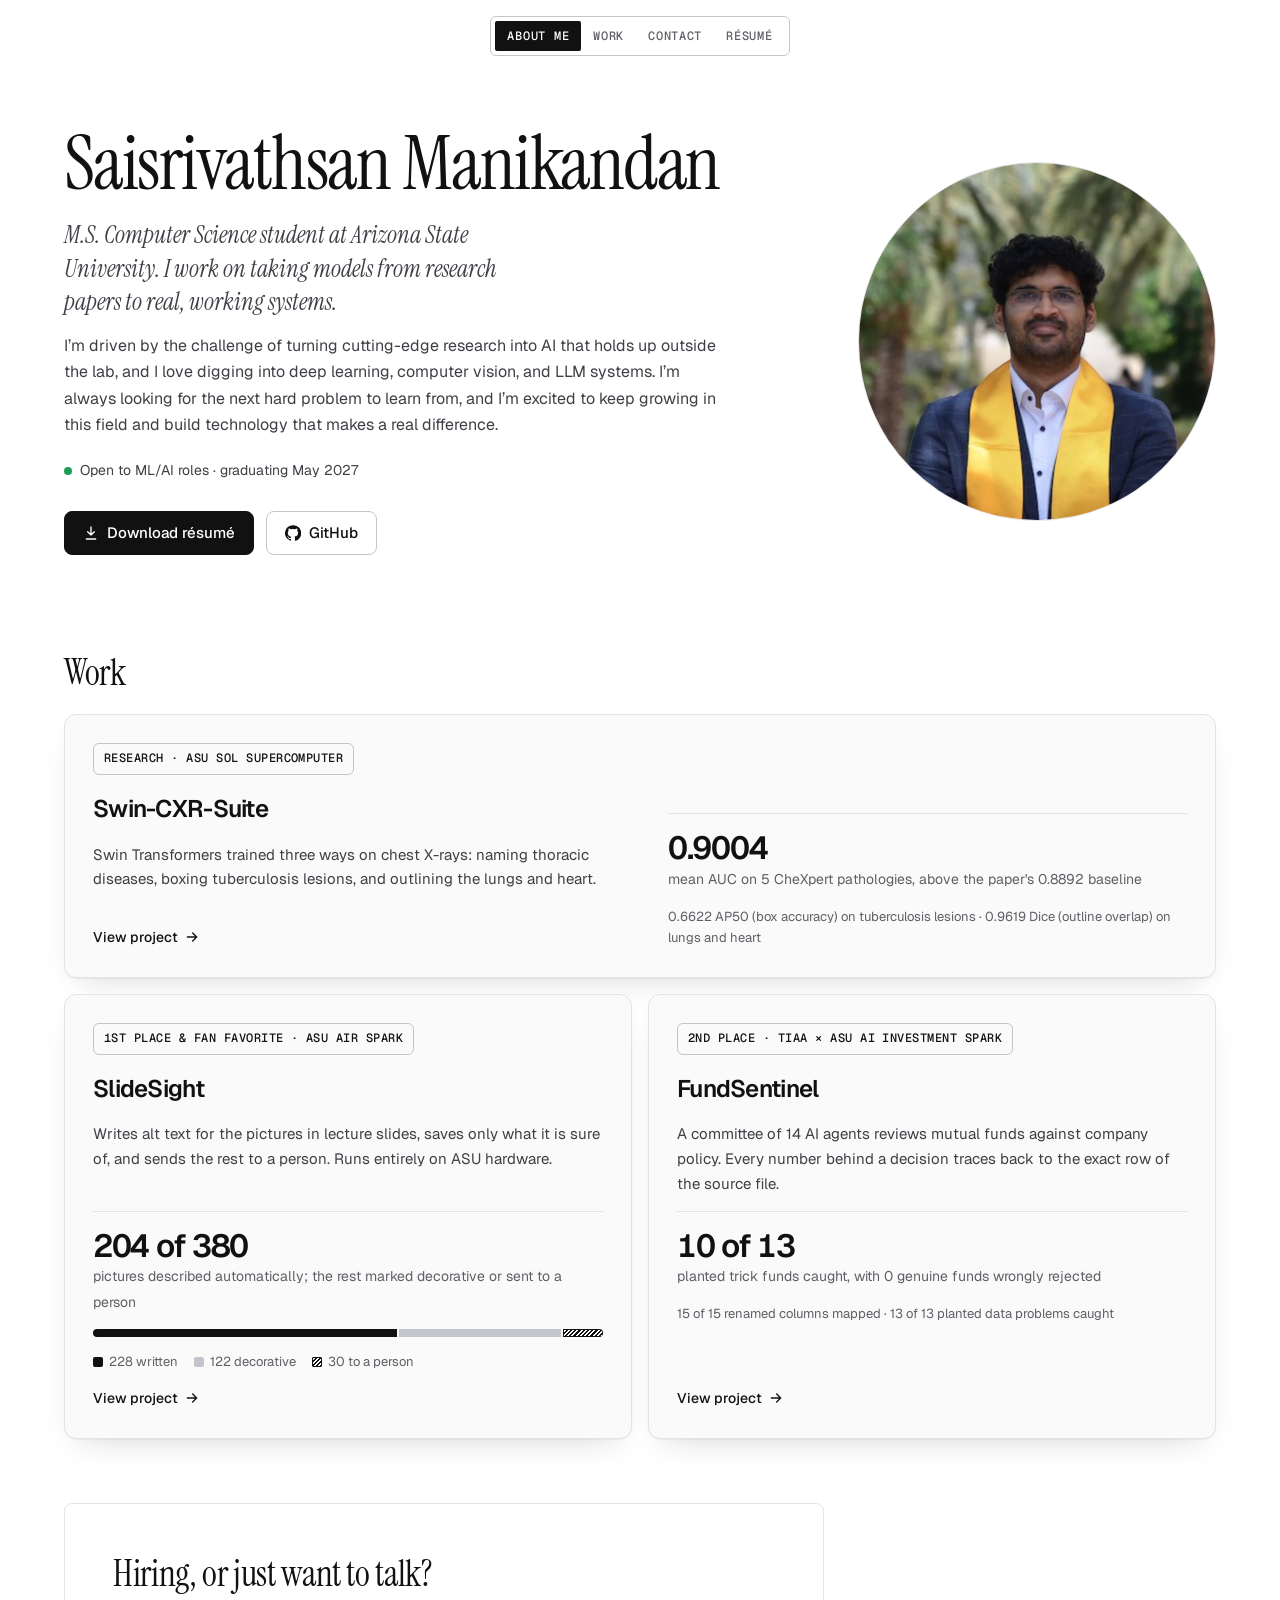
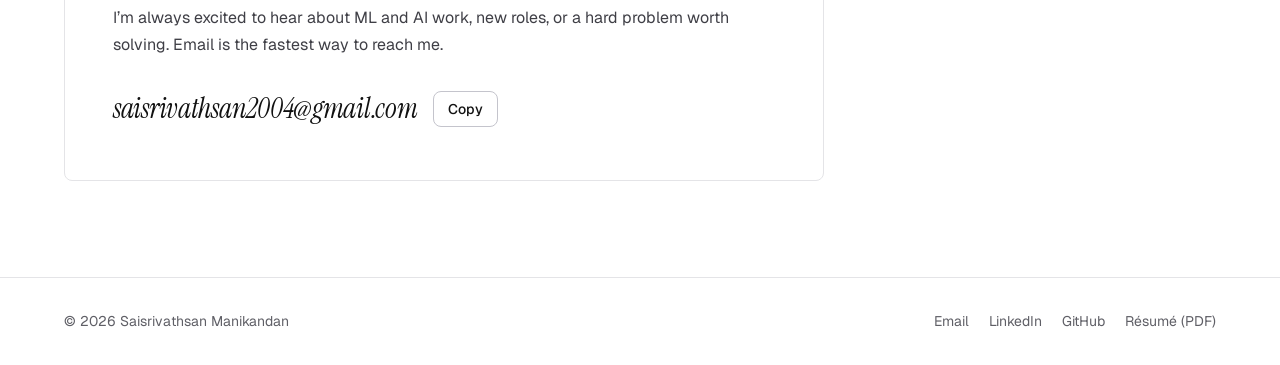
<file: index.html>
<!DOCTYPE html>
<html lang="en">

<head>
  <meta charset="UTF-8">
  <meta name="viewport" content="width=device-width, initial-scale=1.0">
  <title>Saisrivathsan Manikandan - Portfolio</title>
  <meta name="description"
    content="Saisrivathsan Manikandan, M.S. Computer Science at Arizona State University. Applied ML systems: multimodal accessibility, agentic fund review, medical imaging.">
  <meta property="og:title" content="Saisrivathsan Manikandan">
  <meta property="og:description"
    content="M.S. Computer Science student at Arizona State University, taking models from research papers to real, working systems. Graduating May 2027.">
  <meta property="og:image" content="https://smanika3.github.io/avatar.jpg">
  <meta property="og:type" content="website">
  <link rel="preconnect" href="https://fonts.googleapis.com">
  <link rel="preconnect" href="https://fonts.gstatic.com" crossorigin>
  <link href="https://fonts.googleapis.com/css2?family=Geist:wght@400;500;600;700&family=Geist+Mono:wght@400;500&family=Instrument+Serif:ital@0;1&display=swap"
    rel="stylesheet">
  <link rel="icon" href="data:,">
  <link rel="stylesheet" href="site.css">
</head>

<body>
  <header class="nav">
    <div class="nav-inner">
      <a class="brand" href="index.html">About me</a>
      <nav aria-label="Main">
        <ul>
          <li><a href="#work">Work</a></li>
          <li><a href="#contact">Contact</a></li>
          <li><a href="resume.html">Résumé</a></li>
        </ul>
      </nav>
    </div>
  </header>

  <main class="wrap">
    <div class="intro">
      <img class="avatar" src="avatar.jpg" alt="Saisrivathsan Manikandan" width="400" height="400">
      <div>
      <h1>Saisrivathsan Manikandan</h1>
      <p class="lede">M.S. Computer Science student at Arizona State University. I work on taking
        models from research papers to real, working systems.</p>
      <p class="bio">I’m driven by the challenge of turning cutting-edge research into AI that holds up outside the lab,
        and I love digging into deep learning, computer vision, and LLM systems. I’m always looking for the next hard
        problem to learn from, and I’m excited to keep growing in this field and build technology that makes a real
        difference.</p>
      <p class="status">Open to ML/AI roles · graduating May 2027</p>
      <div class="actions">
        <a class="btn btn-primary" href="SAISRIVATHSAN_MANIKANDAN_RESUME.pdf" download>
          <svg viewBox="0 0 24 24" fill="none" stroke="currentColor" stroke-width="2" stroke-linecap="round"
            stroke-linejoin="round" aria-hidden="true"><path d="M12 3v12M7 10l5 5 5-5M5 21h14" /></svg>
          Download résumé
        </a>
        <a class="btn btn-secondary" href="https://github.com/smanika3" target="_blank" rel="noopener"><svg viewBox="0 0 24 24" fill="currentColor" aria-hidden="true"><path d="M12 .3a12 12 0 0 0-3.8 23.4c.6.1.8-.3.8-.6v-2c-3.3.7-4-1.6-4-1.6-.6-1.4-1.4-1.8-1.4-1.8-1-.7.1-.7.1-.7 1.2.1 1.8 1.2 1.8 1.2 1 1.8 2.8 1.3 3.5 1 0-.8.4-1.3.7-1.6-2.7-.3-5.5-1.3-5.5-6 0-1.2.5-2.3 1.3-3.1-.2-.4-.6-1.6 0-3.2 0 0 1-.3 3.4 1.2a11.5 11.5 0 0 1 6 0c2.3-1.5 3.3-1.2 3.3-1.2.6 1.6.2 2.8.1 3.2.8.8 1.3 1.9 1.3 3.2 0 4.6-2.8 5.6-5.5 5.9.5.4.9 1.1.9 2.3v3.3c0 .3.1.7.8.6A12 12 0 0 0 12 .3" /></svg> GitHub</a>
      </div>
    </div>
    </div>


    <section class="home-section" id="work">
      <h2>Work</h2>

      <div class="featured">
        <a class="project wide" href="medical-imaging.html">
          <span class="pill">Research · ASU Sol supercomputer</span>
          <h3>Swin-CXR-Suite</h3>
          <p>Swin Transformers trained three ways on chest X-rays: naming thoracic diseases, boxing tuberculosis
            lesions, and outlining the lungs and heart.</p>
          <div class="lead"><b>0.9004</b><span>mean AUC on 5 CheXpert pathologies, above the paper's 0.8892
              baseline</span></div>
          <p class="small">0.6622 AP50 (box accuracy) on tuberculosis lesions · 0.9619 Dice (outline overlap) on lungs and heart</p>
          <span class="more">View project <svg viewBox="0 0 24 24" fill="none" stroke="currentColor"
              stroke-width="2" stroke-linecap="round" aria-hidden="true"><path d="M5 12h14M13 6l6 6-6 6" /></svg></span>
        </a>
        <a class="project" href="slidesight.html">
          <span class="pill">1st Place &amp; Fan Favorite · ASU AIR Spark</span>
          <h3>SlideSight</h3>
          <p>Writes alt text for the pictures in lecture slides, saves only what it is sure of, and sends the rest to a
            person. Runs entirely on ASU hardware.</p>
          <div class="lead"><b>228 of 380</b><span>pictures described automatically; the rest marked decorative or sent to a
              person</span></div>
          <div class="split" role="img" aria-label="Of 380 pictures: 228 written automatically, 122 marked decorative, 30 sent to a person">
            <i style="flex:228"></i><i style="flex:122"></i><i style="flex:30"></i>
          </div>
          <ul class="split-key">
            <li><i></i>228 written</li><li><i></i>122 decorative</li><li><i></i>30 to a person</li>
          </ul>
          <span class="more">View project <svg viewBox="0 0 24 24" fill="none" stroke="currentColor"
              stroke-width="2" stroke-linecap="round" aria-hidden="true"><path d="M5 12h14M13 6l6 6-6 6" /></svg></span>
        </a>
        <a class="project" href="fundsentinel.html">
          <span class="pill">2nd Place · TIAA × ASU AI Investment Spark</span>
          <h3>FundSentinel</h3>
          <p>A committee of 14 AI agents reviews mutual funds against company policy. Every number behind a decision
            traces back to the exact row of the source file.</p>
          <div class="lead"><b>11 of 13</b><span>planted trick funds caught, with 0 genuine funds wrongly rejected</span></div>
          <p class="small">15 of 15 renamed columns mapped · 13 of 13 planted data problems caught</p>
          <span class="more">View project <svg viewBox="0 0 24 24" fill="none" stroke="currentColor"
              stroke-width="2" stroke-linecap="round" aria-hidden="true"><path d="M5 12h14M13 6l6 6-6 6" /></svg></span>
        </a>
      </div>

    </section>



    <section class="home-section" id="contact">
      <div class="contact">
        <h2>Hiring, or just want to talk?</h2>
        <p>I’m always excited to hear about ML and AI work, new roles, or a hard problem worth solving. Email is the
          fastest way to reach me.</p>
        <div class="email">
          <a href="mailto:saisrivathsan2004@gmail.com">saisrivathsan2004@gmail.com</a>
          <button type="button" class="btn btn-secondary copy" data-copy="saisrivathsan2004@gmail.com">Copy</button>
        </div>
      </div>
    </section>
  </main>

  <footer>
    <div class="foot">
      <span>© 2026 Saisrivathsan Manikandan</span>
      <nav aria-label="Elsewhere">
        <a href="mailto:saisrivathsan2004@gmail.com">Email</a>
        <a href="https://linkedin.com/in/smanika3" target="_blank" rel="noopener">LinkedIn</a>
        <a href="https://github.com/smanika3" target="_blank" rel="noopener">GitHub</a>
        <a href="SAISRIVATHSAN_MANIKANDAN_RESUME.pdf" download>Résumé (PDF)</a>
      </nav>
    </div>
  </footer>

  <script>
    document.querySelectorAll('[data-copy]').forEach(b => b.addEventListener('click', async () => {
      try { await navigator.clipboard.writeText(b.dataset.copy); b.textContent = 'Copied'; }
      catch { getSelection().selectAllChildren(b.previousElementSibling); b.textContent = 'Selected, copy it'; }
      clearTimeout(b.t); b.t = setTimeout(() => b.textContent = 'Copy', 2000);
    }));
  </script>
  <script src="motion.js" defer></script>
</body>

</html>
</file>
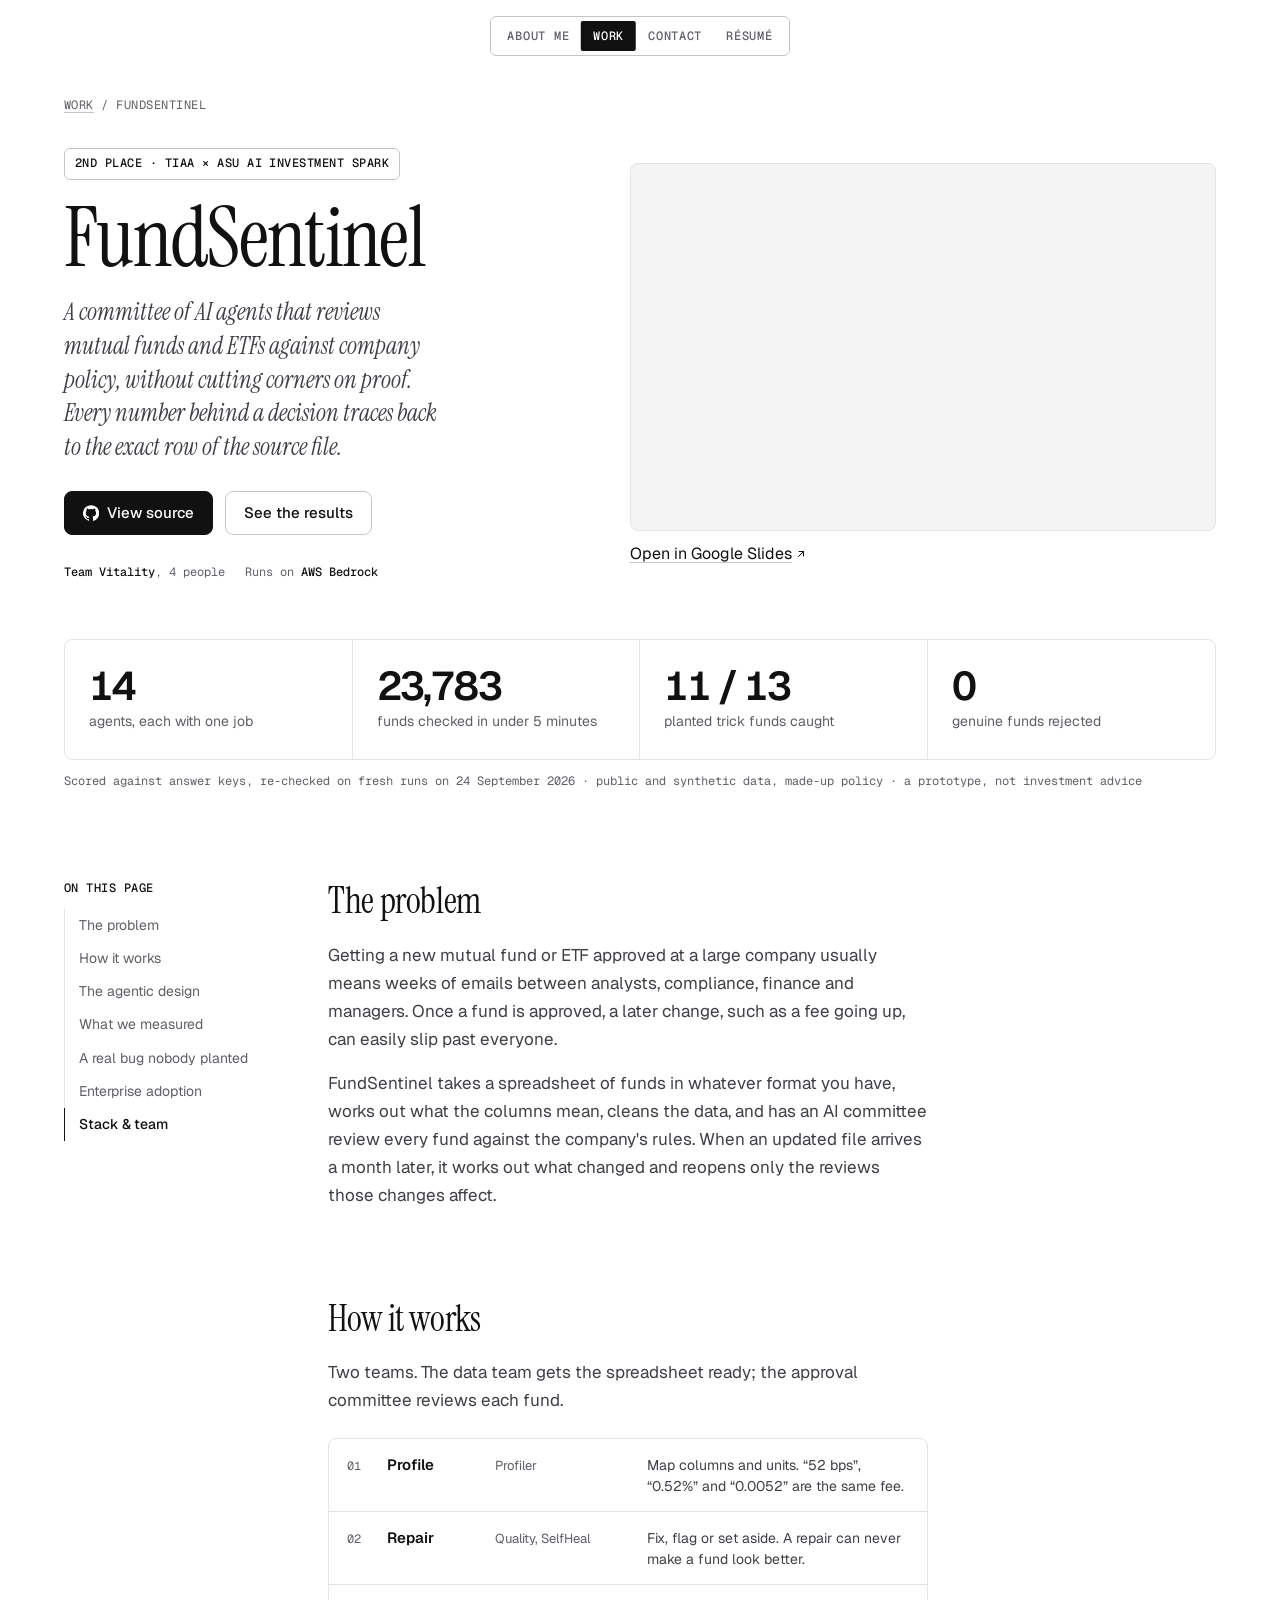
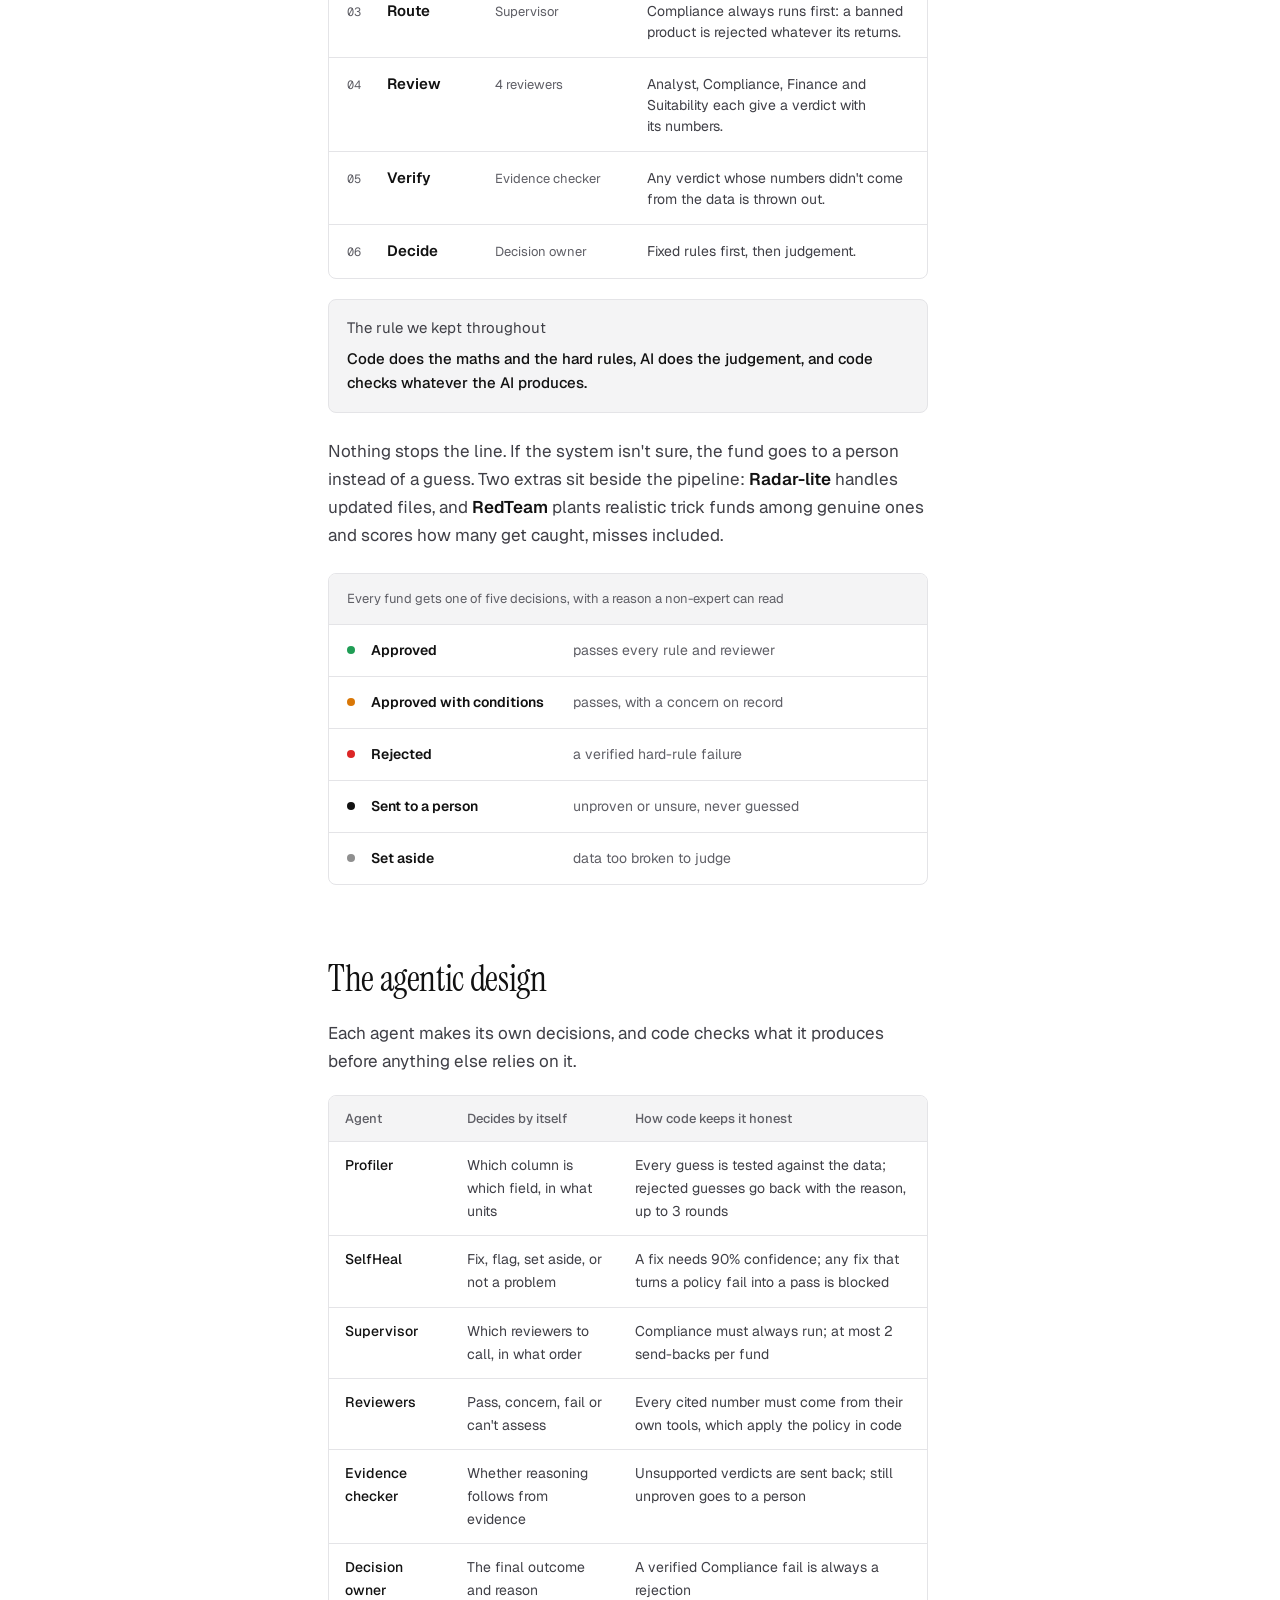
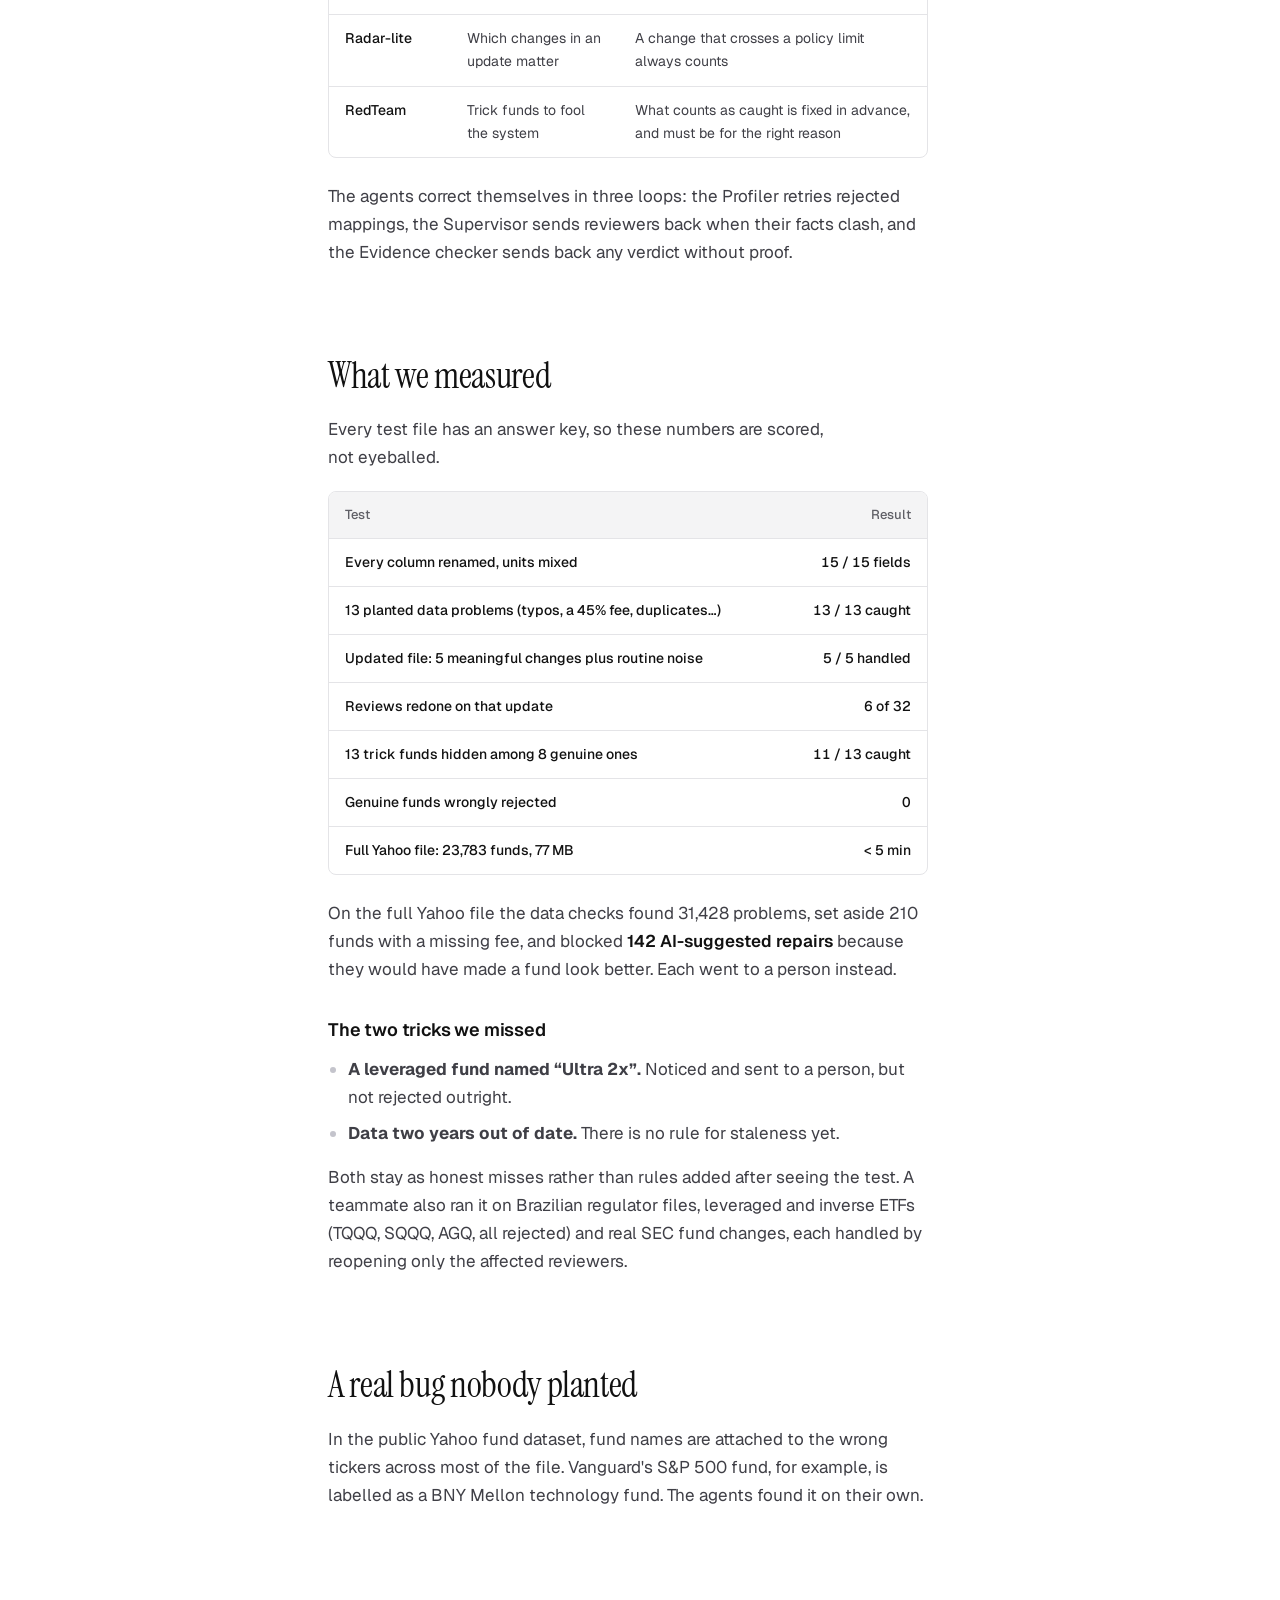
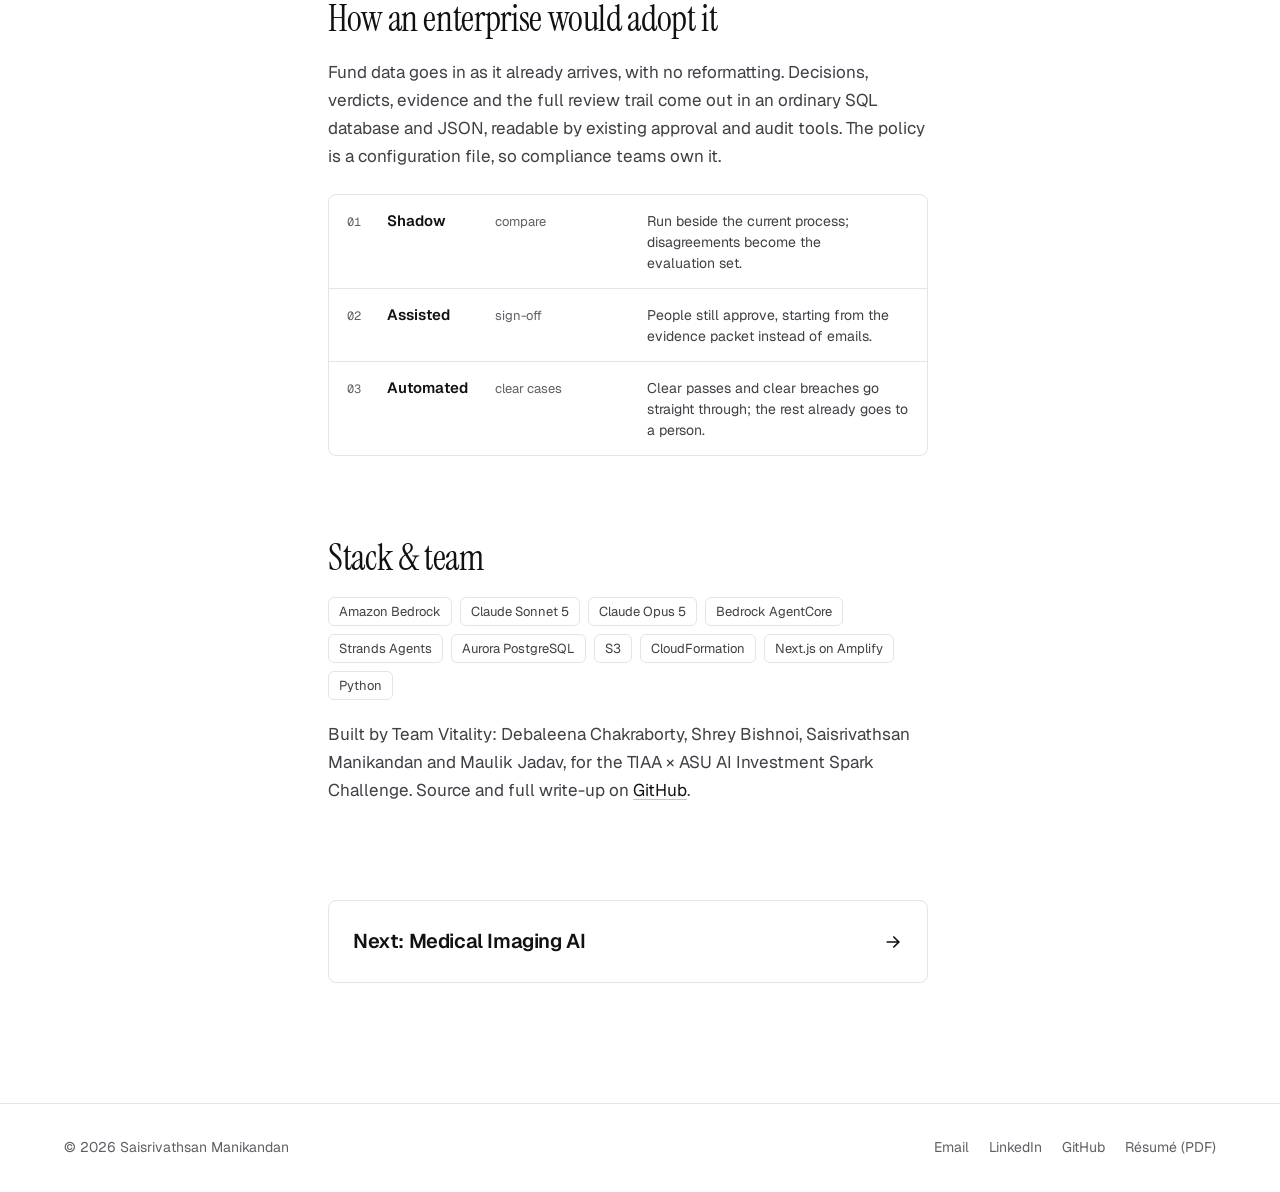
<file: fundsentinel.html>
<!DOCTYPE html>
<html lang="en">

<head>
  <meta charset="UTF-8">
  <meta name="viewport" content="width=device-width, initial-scale=1.0">
  <title>FundSentinel — Saisrivathsan Manikandan</title>
  <meta name="description"
    content="FundSentinel: 14 AI agents review mutual funds against company policy, with every number traced to its source row. TIAA × ASU AI Investment Spark Challenge.">
  <meta property="og:title" content="FundSentinel — Saisrivathsan Manikandan">
  <meta property="og:description"
    content="An AI fund-approval committee with proof: 15/15 renamed fields mapped, 13/13 planted data problems caught, 11/13 trick funds caught, 0 genuine funds rejected.">
  <meta property="og:type" content="article">
  <link rel="preconnect" href="https://fonts.googleapis.com">
  <link rel="preconnect" href="https://fonts.gstatic.com" crossorigin>
  <link href="https://fonts.googleapis.com/css2?family=Geist:wght@400;500;600;700&family=Geist+Mono:wght@400;500&family=Instrument+Serif:ital@0;1&display=swap"
    rel="stylesheet">
  <link rel="icon" href="data:,">
  <link rel="stylesheet" href="site.css">
</head>

<body>
  <header class="nav">
    <div class="nav-inner">
      <a class="brand" href="index.html">About me</a>
      <nav aria-label="Main">
        <ul>
          <li><a href="index.html#work" aria-current="page">Work</a></li>
          <li><a href="index.html#contact">Contact</a></li>
          <li><a href="resume.html">Résumé</a></li>
        </ul>
      </nav>
    </div>
  </header>

  <main class="wrap">
    <p class="crumbs"><a href="index.html#work">Work</a> / FundSentinel</p>

    <div class="hero">
      <div>
        <span class="pill">2nd Place · TIAA × ASU AI Investment Spark</span>
        <h1>FundSentinel</h1>
        <p class="lede">A committee of AI agents that reviews mutual funds and ETFs against company policy, without
          cutting corners on proof. Every number behind a decision traces back to the exact row of the source file.</p>
        <div class="actions">
          <a class="btn btn-primary" href="https://github.com/smanika3/FundSentinel" target="_blank" rel="noopener">
            <svg viewBox="0 0 24 24" fill="currentColor" aria-hidden="true"><path
                d="M12 .3a12 12 0 0 0-3.8 23.4c.6.1.8-.3.8-.6v-2c-3.3.7-4-1.6-4-1.6-.6-1.4-1.4-1.8-1.4-1.8-1-.7.1-.7.1-.7 1.2.1 1.8 1.2 1.8 1.2 1 1.8 2.8 1.3 3.5 1 0-.8.4-1.3.7-1.6-2.7-.3-5.5-1.3-5.5-6 0-1.2.5-2.3 1.3-3.1-.2-.4-.6-1.6 0-3.2 0 0 1-.3 3.4 1.2a11.5 11.5 0 0 1 6 0c2.3-1.5 3.3-1.2 3.3-1.2.6 1.6.2 2.8.1 3.2.8.8 1.3 1.9 1.3 3.2 0 4.6-2.8 5.6-5.5 5.9.5.4.9 1.1.9 2.3v3.3c0 .3.1.7.8.6A12 12 0 0 0 12 .3" /></svg>
            View source
          </a>
          <a class="btn btn-secondary" href="#measured">See the results</a>
        </div>
        <div class="meta">
          <span><b>Team Vitality</b>, 4 people</span>
          <span>Runs on <b>AWS Bedrock</b></span>
        </div>
      </div>
      <div>
        <div class="deck" style="margin:0 0 10px"><iframe
              src="https://docs.google.com/presentation/d/1N5mpEWCv0STA7bXN4hxkSGrIzFxzbONt/embed?start=false&amp;loop=false"
              title="FundSentinel pitch deck" allowfullscreen></iframe></div>
        <p><a href="https://docs.google.com/presentation/d/1N5mpEWCv0STA7bXN4hxkSGrIzFxzbONt/edit?usp=sharing" target="_blank"
              rel="noopener">Open in Google Slides<svg class="ext" viewBox="0 0 24 24" fill="none" stroke="currentColor" stroke-width="2" stroke-linecap="round" aria-hidden="true"><path d="M7 17 17 7M8 7h9v9"/></svg></a></p>
      </div>
    </div>

    <div class="stats" role="list">
      <div class="stat" role="listitem"><b>14</b><span>agents, each with one job</span></div>
      <div class="stat" role="listitem"><b>23,783</b><span>funds checked in under 5 minutes</span></div>
      <div class="stat" role="listitem"><b>11 / 13</b><span>planted trick funds caught</span></div>
      <div class="stat" role="listitem"><b>0</b><span>genuine funds rejected</span></div>
    </div>
    <p class="stats-note">Scored against answer keys, re-checked on fresh runs on 24 September 2026 · public and
      synthetic data, made-up policy · a prototype, not investment advice</p>

    <div class="body">
      <aside class="toc" aria-label="On this page">
        <p>On this page</p>
        <ol>
          <li><a href="#problem">The problem</a></li>
          <li><a href="#how">How it works</a></li>
          <li><a href="#agents">The agentic design</a></li>
          <li><a href="#measured">What we measured</a></li>
          <li><a href="#found">A real bug nobody planted</a></li>
          <li><a href="#adoption">Enterprise adoption</a></li>
          <li><a href="#stack">Stack &amp; team</a></li>
        </ol>
      </aside>

      <article>
        <section id="problem">
          <h2>The problem</h2>
          <p>Getting a new mutual fund or ETF approved at a large company usually means weeks of emails between
            analysts, compliance, finance and managers. Once a fund is approved, a later change, such as a fee going
            up, can easily slip past everyone.</p>
          <p>FundSentinel takes a spreadsheet of funds in whatever format you have, works out what the columns mean,
            cleans the data, and has an AI committee review every fund against the company's rules. When an updated
            file arrives a month later, it works out what changed and reopens only the reviews those changes
            affect.</p>
        </section>

        <section id="how">
          <h2>How it works</h2>
          <p>Two teams. The data team gets the spreadsheet ready; the approval committee reviews each fund.</p>
          <div class="pipeline">
            <div class="step"><span class="n">01</span><b>Profile</b><span class="mono">Profiler</span>
              <p>Map columns and units. “52 bps”, “0.52%” and “0.0052” are the same fee.</p>
            </div>
            <div class="step"><span class="n">02</span><b>Repair</b><span class="mono">Quality, SelfHeal</span>
              <p>Fix, flag or set aside. A repair can never make a fund look better.</p>
            </div>
            <div class="step"><span class="n">03</span><b>Route</b><span class="mono">Supervisor</span>
              <p>Compliance always runs first: a banned product is rejected whatever its returns.</p>
            </div>
            <div class="step"><span class="n">04</span><b>Review</b><span class="mono">4 reviewers</span>
              <p>Analyst, Compliance, Finance and Suitability each give a verdict with its numbers.</p>
            </div>
            <div class="step"><span class="n">05</span><b>Verify</b><span class="mono">Evidence checker</span>
              <p>Any verdict whose numbers didn't come from the data is thrown out.</p>
            </div>
            <div class="step"><span class="n">06</span><b>Decide</b><span class="mono">Decision owner</span>
              <p>Fixed rules first, then judgement.</p>
            </div>
          </div>
          <div class="quote">The rule we kept throughout
            <span class="rule">Code does the maths and the hard rules, AI does the judgement,
              and code checks whatever the AI produces.</span>
          </div>
          <p>Nothing stops the line. If the system isn't sure, the fund goes to a person instead of a guess. Two extras
            sit beside the pipeline: <strong>Radar-lite</strong> handles updated files, and <strong>RedTeam</strong>
            plants realistic trick funds among genuine ones and scores how many get caught, misses included.</p>
          <div class="outcomes" style="margin-top:24px" aria-label="The five possible decisions">
            <header>Every fund gets one of five decisions, with a reason a non-expert can read</header>
            <div class="outcome"><i style="background:#1f9d55"></i><b>Approved</b><span>passes every rule and reviewer</span></div>
            <div class="outcome"><i style="background:#d97706"></i><b>Approved with conditions</b><span>passes, with a concern on record</span></div>
            <div class="outcome"><i style="background:#dc2626"></i><b>Rejected</b><span>a verified hard-rule failure</span></div>
            <div class="outcome"><i style="background:var(--accent)"></i><b>Sent to a person</b><span>unproven or unsure, never guessed</span></div>
            <div class="outcome"><i style="background:#8f8f8f"></i><b>Set aside</b><span>data too broken to judge</span></div>
          </div>
        </section>

        <section id="agents">
          <h2>The agentic design</h2>
          <p>Each agent makes its own decisions, and code checks what it produces before anything else relies on it.
          </p>
          <div class="table-wrap">
            <table>
              <thead><tr><th>Agent</th><th>Decides by itself</th><th>How code keeps it honest</th></tr></thead>
              <tbody>
                <tr><td>Profiler</td><td>Which column is which field, in what units</td><td>Every guess is tested
                    against the data; rejected guesses go back with the reason, up to 3 rounds</td></tr>
                <tr><td>SelfHeal</td><td>Fix, flag, set aside, or not a problem</td><td>A fix needs 90% confidence;
                    any fix that turns a policy fail into a pass is blocked</td></tr>
                <tr><td>Supervisor</td><td>Which reviewers to call, in what order</td><td>Compliance must always run;
                    at most 2 send-backs per fund</td></tr>
                <tr><td>Reviewers</td><td>Pass, concern, fail or can't assess</td><td>Every cited number must come
                    from their own tools, which apply the policy in code</td></tr>
                <tr><td>Evidence checker</td><td>Whether reasoning follows from evidence</td><td>Unsupported verdicts
                    are sent back; still unproven goes to a person</td></tr>
                <tr><td>Decision owner</td><td>The final outcome and reason</td><td>A verified Compliance fail is always
                    a rejection</td></tr>
                <tr><td>Radar-lite</td><td>Which changes in an update matter</td><td>A change that crosses a policy
                    limit always counts</td></tr>
                <tr><td>RedTeam</td><td>Trick funds to fool the system</td><td>What counts as caught is fixed in
                    advance, and must be for the right reason</td></tr>
              </tbody>
            </table>
          </div>
          <p>The agents correct themselves in three loops: the Profiler retries rejected mappings, the Supervisor sends
            reviewers back when their facts clash, and the Evidence checker sends back any verdict without proof.</p>
        </section>

        <section id="measured">
          <h2>What we measured</h2>
          <p>Every test file has an answer key, so these numbers are scored, not eyeballed.</p>
          <div class="table-wrap">
            <table>
              <thead><tr><th>Test</th><th style="text-align:right">Result</th></tr></thead>
              <tbody>
                <tr><td>Every column renamed, units mixed</td><td class="num">15 / 15 fields</td></tr>
                <tr><td>13 planted data problems (typos, a 45% fee, duplicates…)</td><td class="num">13 / 13 caught</td></tr>
                <tr><td>Updated file: 5 meaningful changes plus routine noise</td><td class="num">5 / 5 handled</td></tr>
                <tr><td>Reviews redone on that update</td><td class="num">6 of 32</td></tr>
                <tr><td>13 trick funds hidden among 8 genuine ones</td><td class="num">11 / 13 caught</td></tr>
                <tr><td>Genuine funds wrongly rejected</td><td class="num">0</td></tr>
                <tr><td>Full Yahoo file: 23,783 funds, 77 MB</td><td class="num">&lt; 5 min</td></tr>
              </tbody>
            </table>
          </div>
          <p>On the full Yahoo file the data checks found 31,428 problems, set aside 210 funds with a missing fee, and
            blocked <strong>142 AI-suggested repairs</strong> because they would have made a fund look better. Each
            went to a person instead.</p>
          <h3>The two tricks we missed</h3>
          <ul>
            <li><strong>A leveraged fund named “Ultra 2x”.</strong> Noticed and sent to a person, but not rejected
              outright.</li>
            <li><strong>Data two years out of date.</strong> There is no rule for staleness yet.</li>
          </ul>
          <p>Both stay as honest misses rather than rules added after seeing the test. A teammate also ran it on
            Brazilian regulator files, leveraged and inverse ETFs (TQQQ, SQQQ, AGQ, all rejected) and real SEC fund
            changes, each handled by reopening only the affected reviewers.</p>
        </section>

        <section id="found">
          <h2>A real bug nobody planted</h2>
          <p>In the public Yahoo fund dataset, fund names are attached to the wrong tickers across most of the file.
            Vanguard's S&amp;P 500 fund, for example, is labelled as a BNY Mellon technology fund. The agents found it
            on their own.</p>
        </section>

        <section id="adoption">
          <h2>How an enterprise would adopt it</h2>
          <p>Fund data goes in as it already arrives, with no reformatting. Decisions, verdicts, evidence and the full
            review trail come out in an ordinary SQL database and JSON, readable by existing approval and audit
            tools. The policy is a configuration file, so compliance teams own it.</p>
          <div class="pipeline">
            <div class="step"><span class="n">01</span><b>Shadow</b><span class="mono">compare</span>
              <p>Run beside the current process; disagreements become the evaluation set.</p>
            </div>
            <div class="step"><span class="n">02</span><b>Assisted</b><span class="mono">sign-off</span>
              <p>People still approve, starting from the evidence packet instead of emails.</p>
            </div>
            <div class="step"><span class="n">03</span><b>Automated</b><span class="mono">clear cases</span>
              <p>Clear passes and clear breaches go straight through; the rest already goes to a person.</p>
            </div>
          </div>
        </section>


        <section id="stack">
          <h2>Stack &amp; team</h2>
          <div class="stack">
            <span>Amazon Bedrock</span><span>Claude Sonnet 5</span><span>Claude Opus 5</span>
            <span>Bedrock AgentCore</span><span>Strands Agents</span><span>Aurora PostgreSQL</span><span>S3</span>
            <span>CloudFormation</span><span>Next.js on Amplify</span><span>Python</span>
          </div>
          <p>Built by Team Vitality: Debaleena Chakraborty, Shrey Bishnoi, Saisrivathsan Manikandan and Maulik Jadav,
            for the TIAA × ASU AI Investment Spark Challenge. Source and full write-up on <a
              href="https://github.com/smanika3/FundSentinel" target="_blank" rel="noopener">GitHub</a>.</p>
        </section>

        <a class="next" href="medical-imaging.html">
          <b>Next: Medical Imaging AI</b>
          <svg viewBox="0 0 24 24" fill="none" stroke="currentColor" stroke-width="2" stroke-linecap="round"
            aria-hidden="true"><path d="M5 12h14M13 6l6 6-6 6" /></svg>
        </a>
      </article>
    </div>
  </main>

  <footer>
    <div class="foot">
      <span>© 2026 Saisrivathsan Manikandan</span>
      <nav aria-label="Elsewhere">
        <a href="mailto:saisrivathsan2004@gmail.com">Email</a>
        <a href="https://linkedin.com/in/smanika3" target="_blank" rel="noopener">LinkedIn</a>
        <a href="https://github.com/smanika3" target="_blank" rel="noopener">GitHub</a>
        <a href="SAISRIVATHSAN_MANIKANDAN_RESUME.pdf" download>Résumé (PDF)</a>
      </nav>
    </div>
  </footer>

  <script>
    const tocLinks = [...document.querySelectorAll('.toc a')];
    const io = new IntersectionObserver(entries => entries.forEach(en => {
      if (!en.isIntersecting) return;
      tocLinks.forEach(a => a.setAttribute('aria-current', a.hash === '#' + en.target.id));
    }), { rootMargin: '-30% 0px -60% 0px' });
    document.querySelectorAll('article section').forEach(s => io.observe(s));
  </script>
  <script src="motion.js" defer></script>
</body>

</html>
</file>
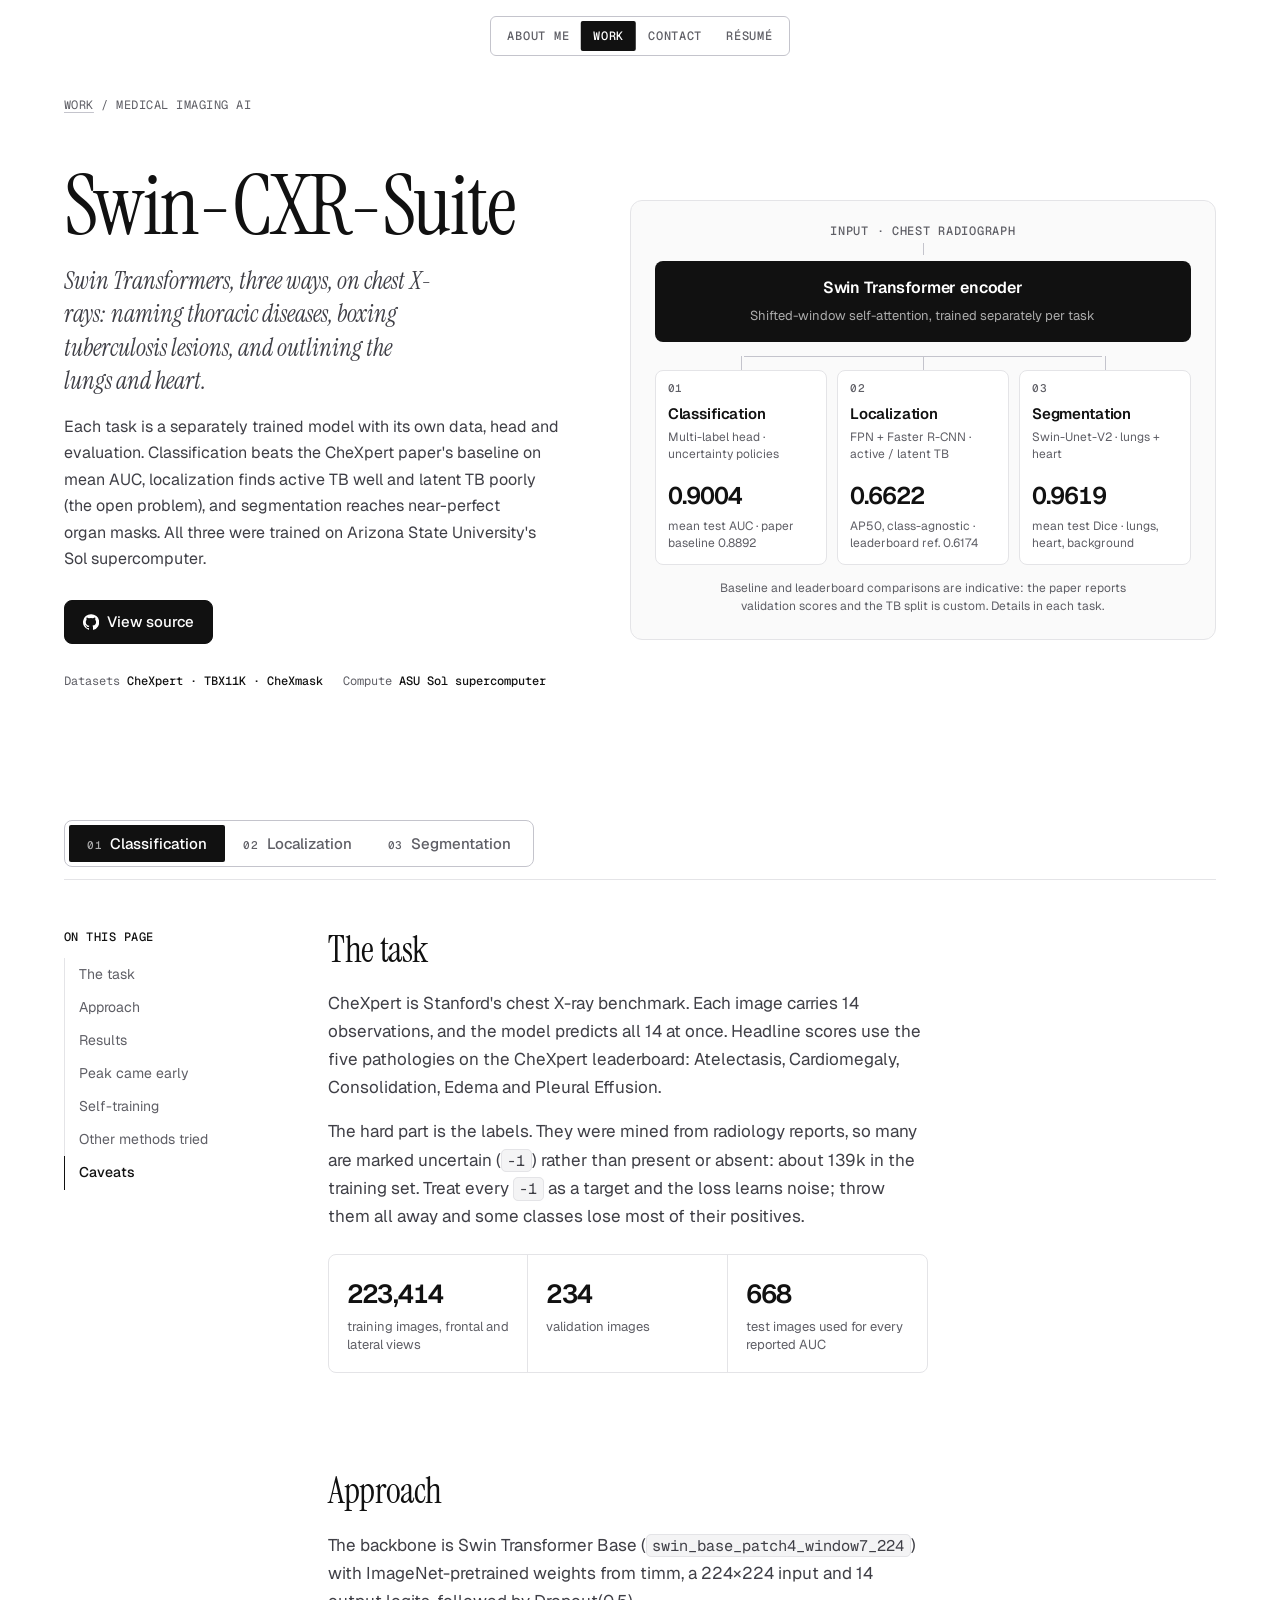
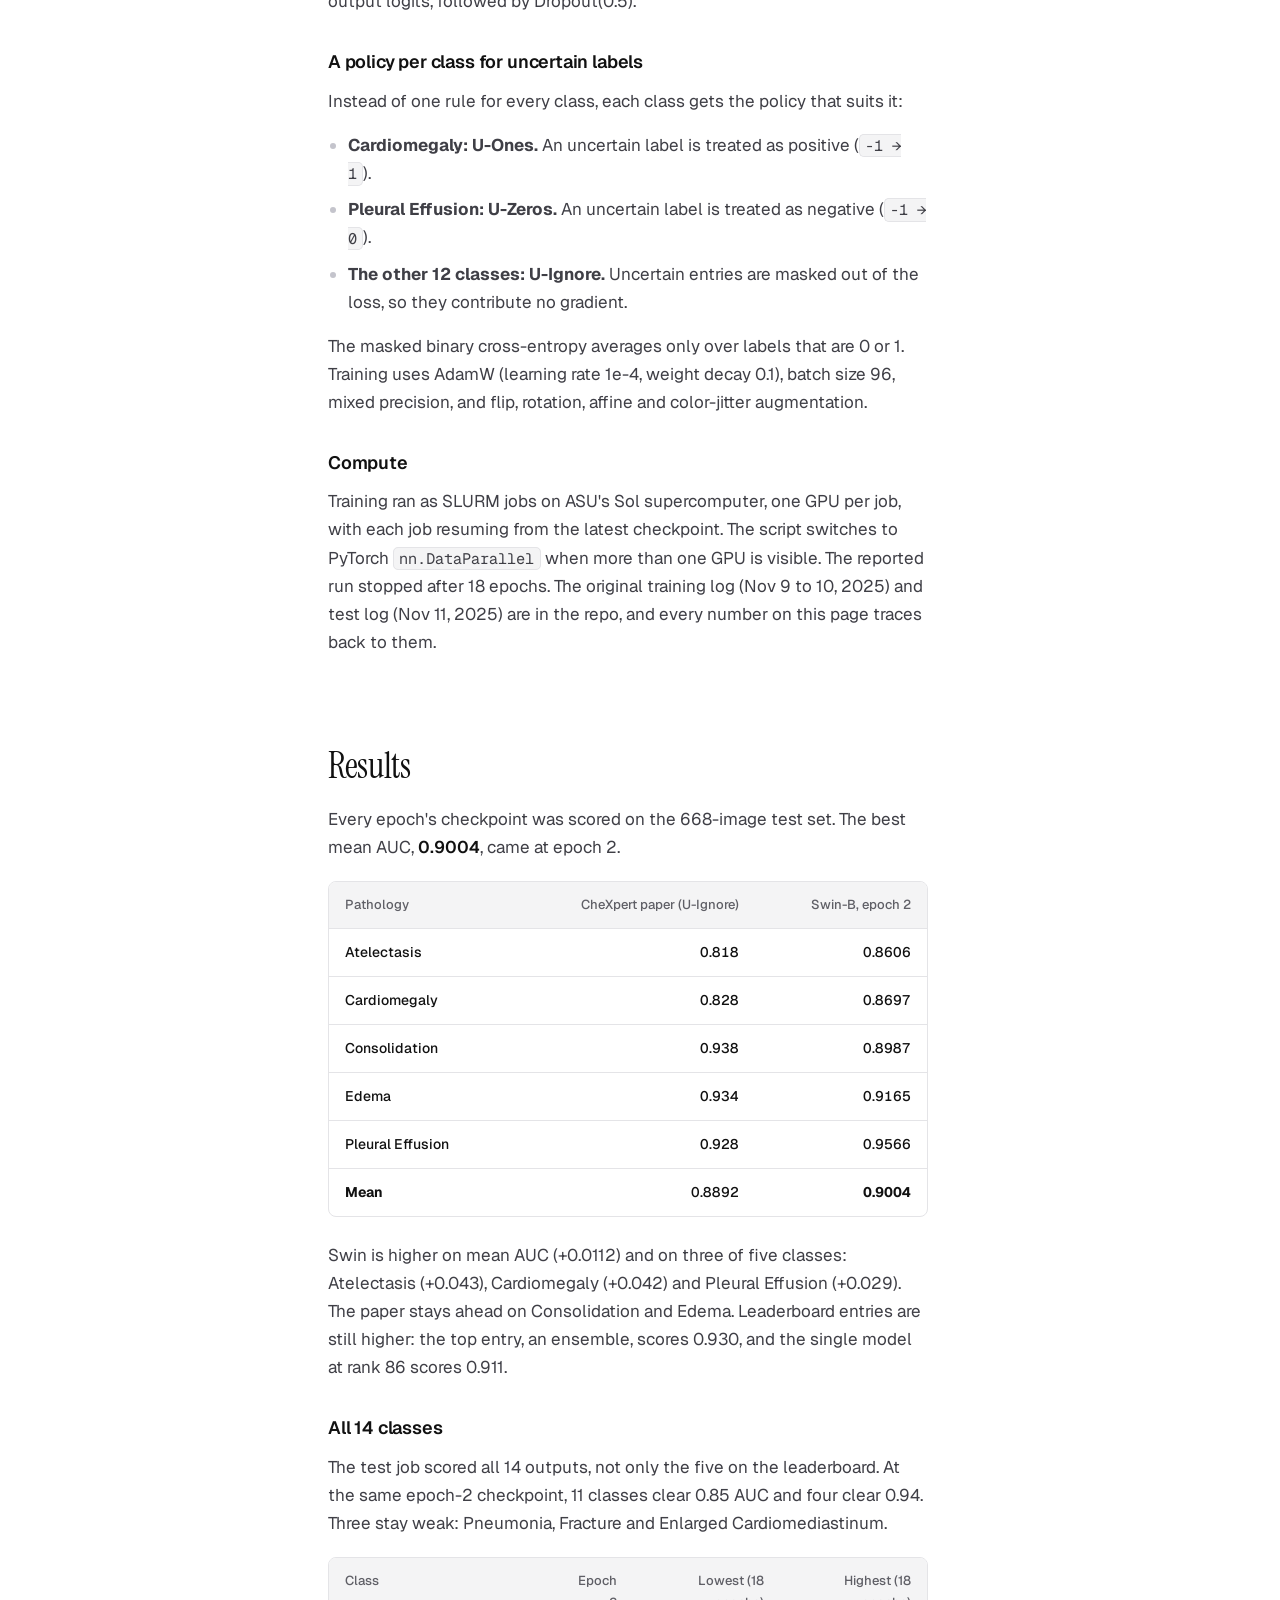
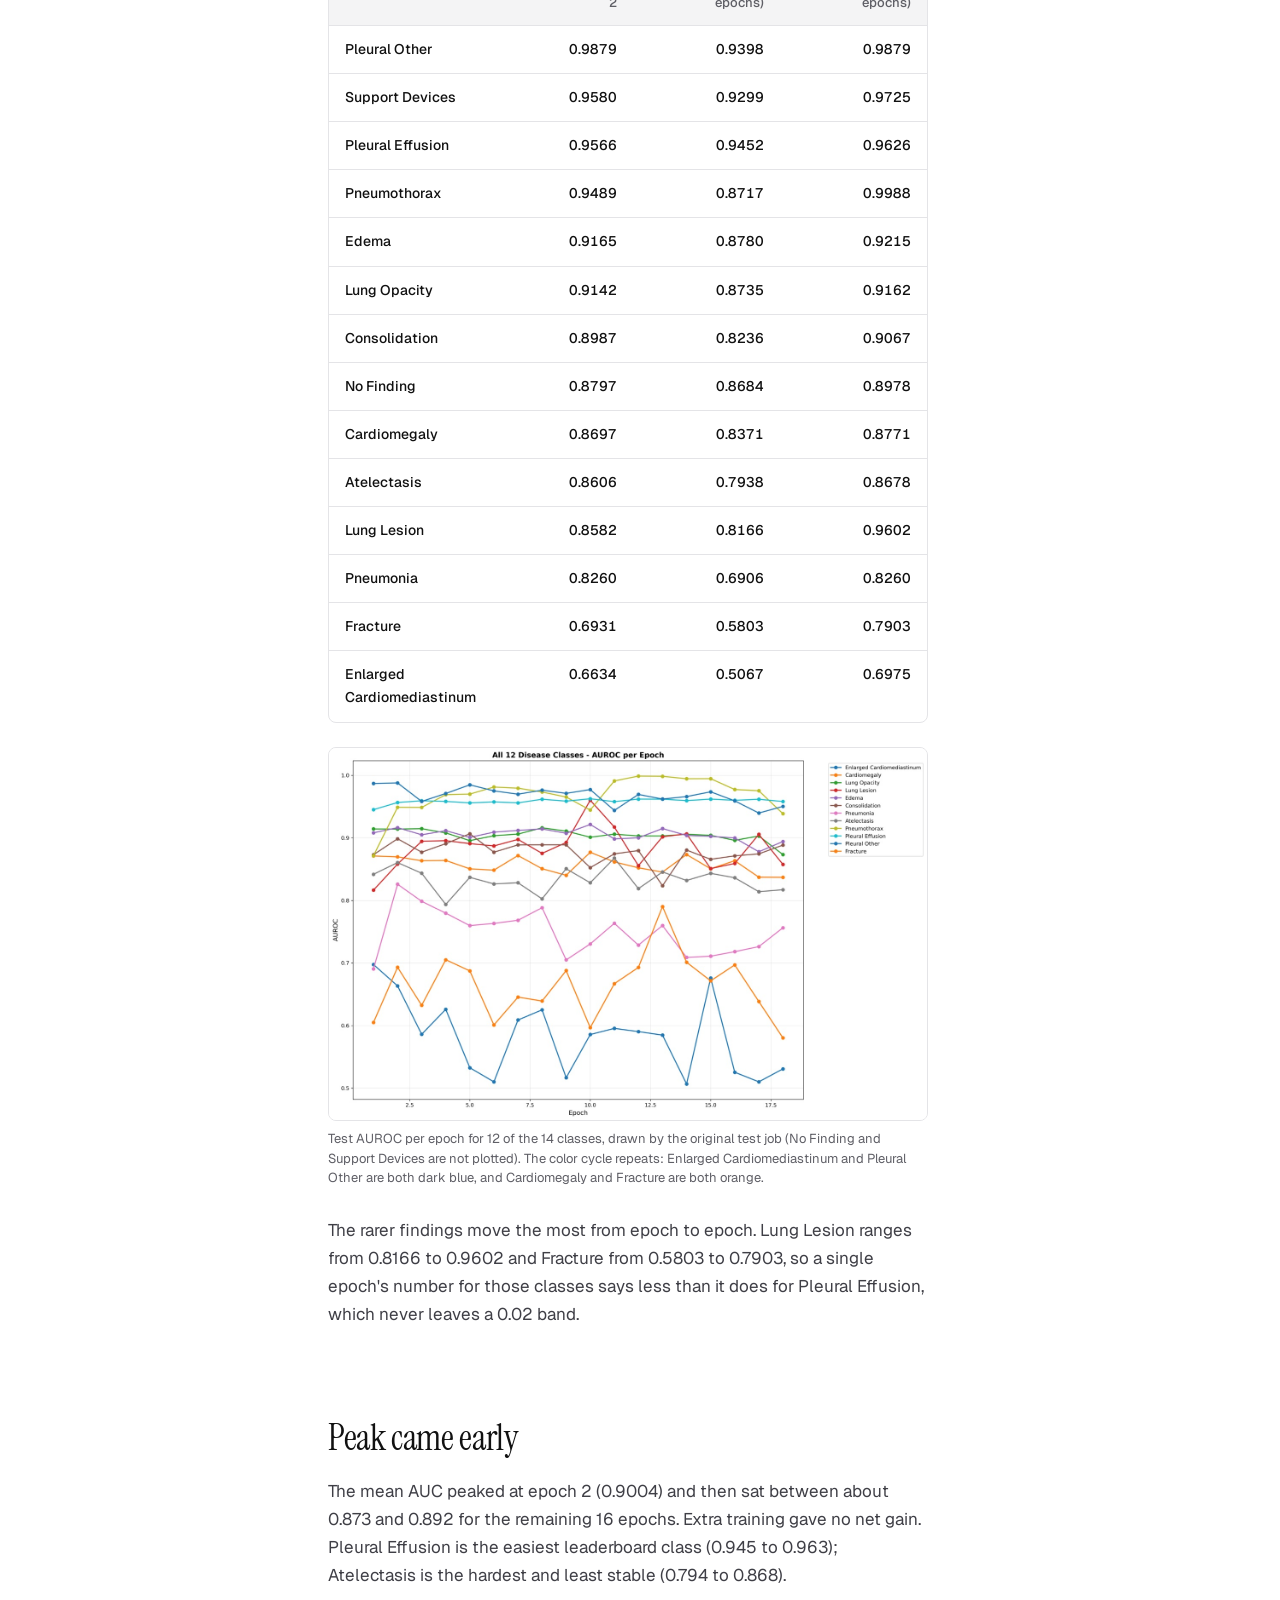
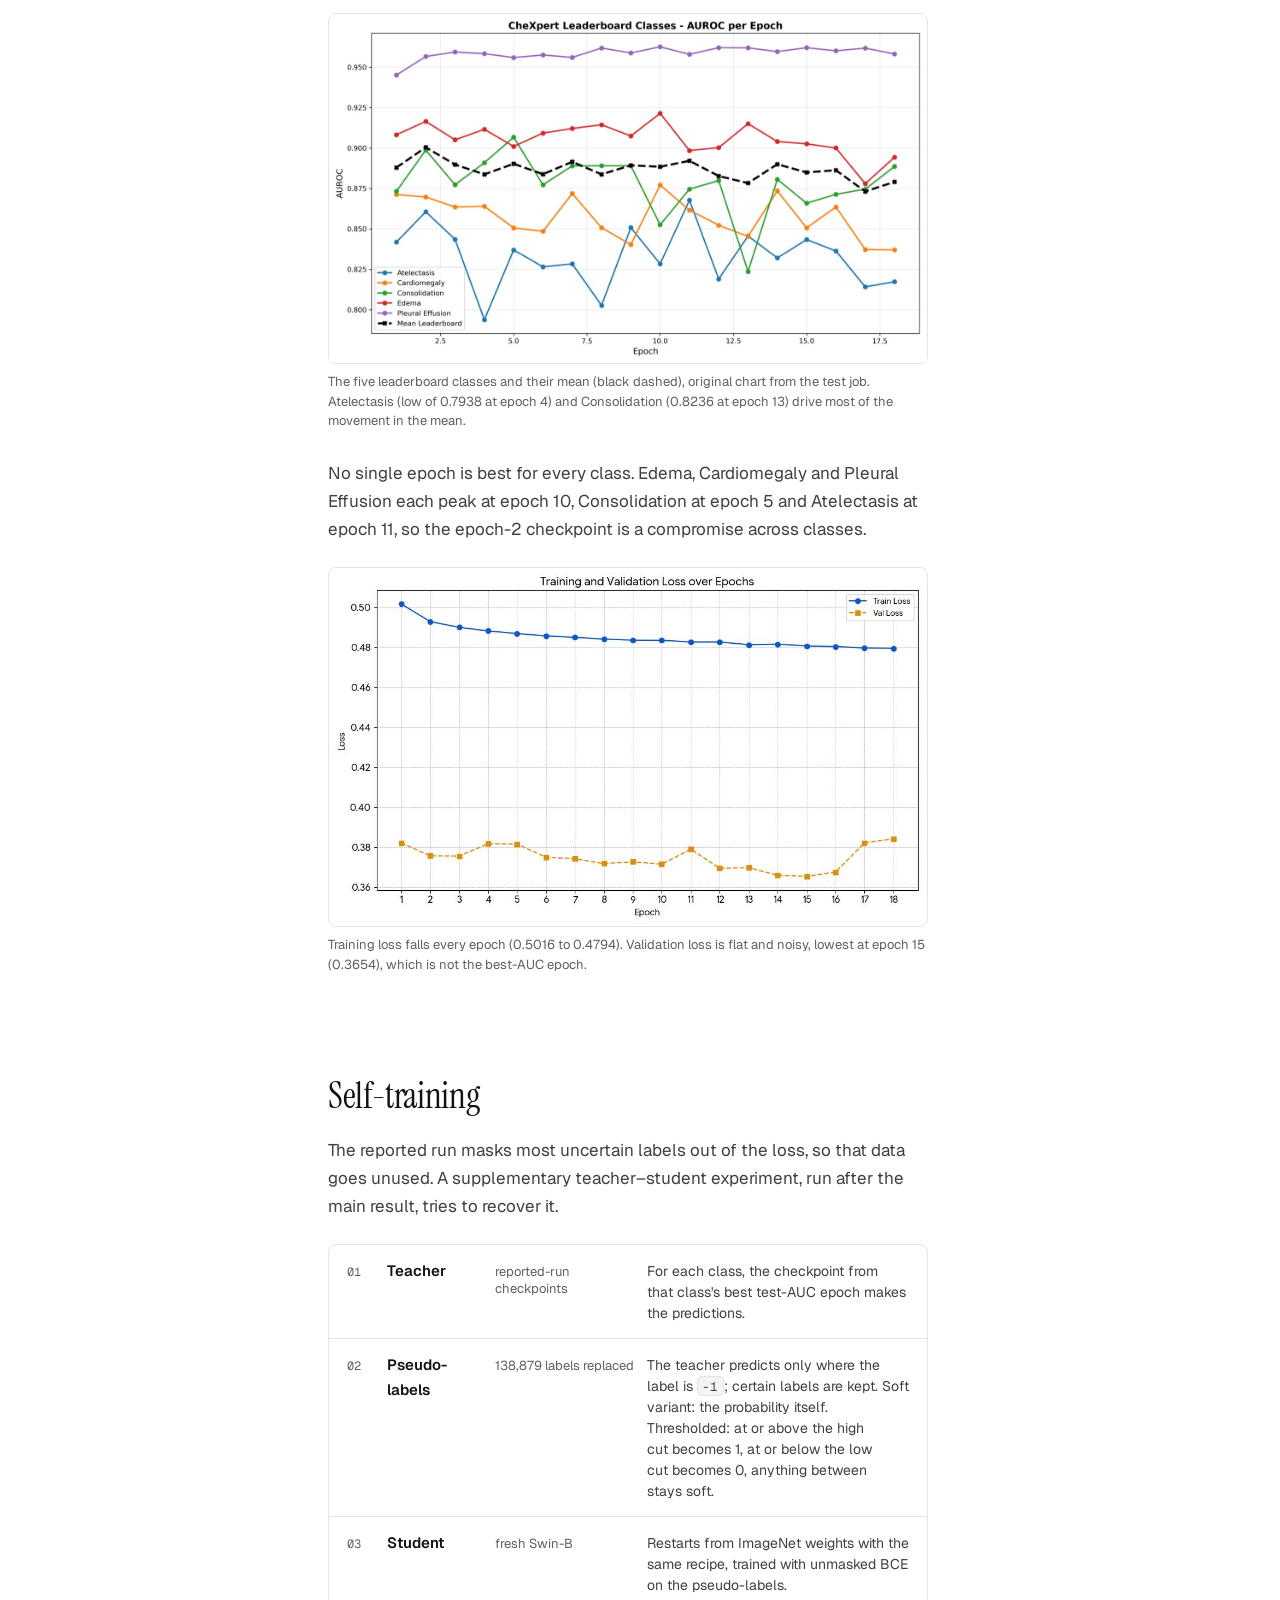
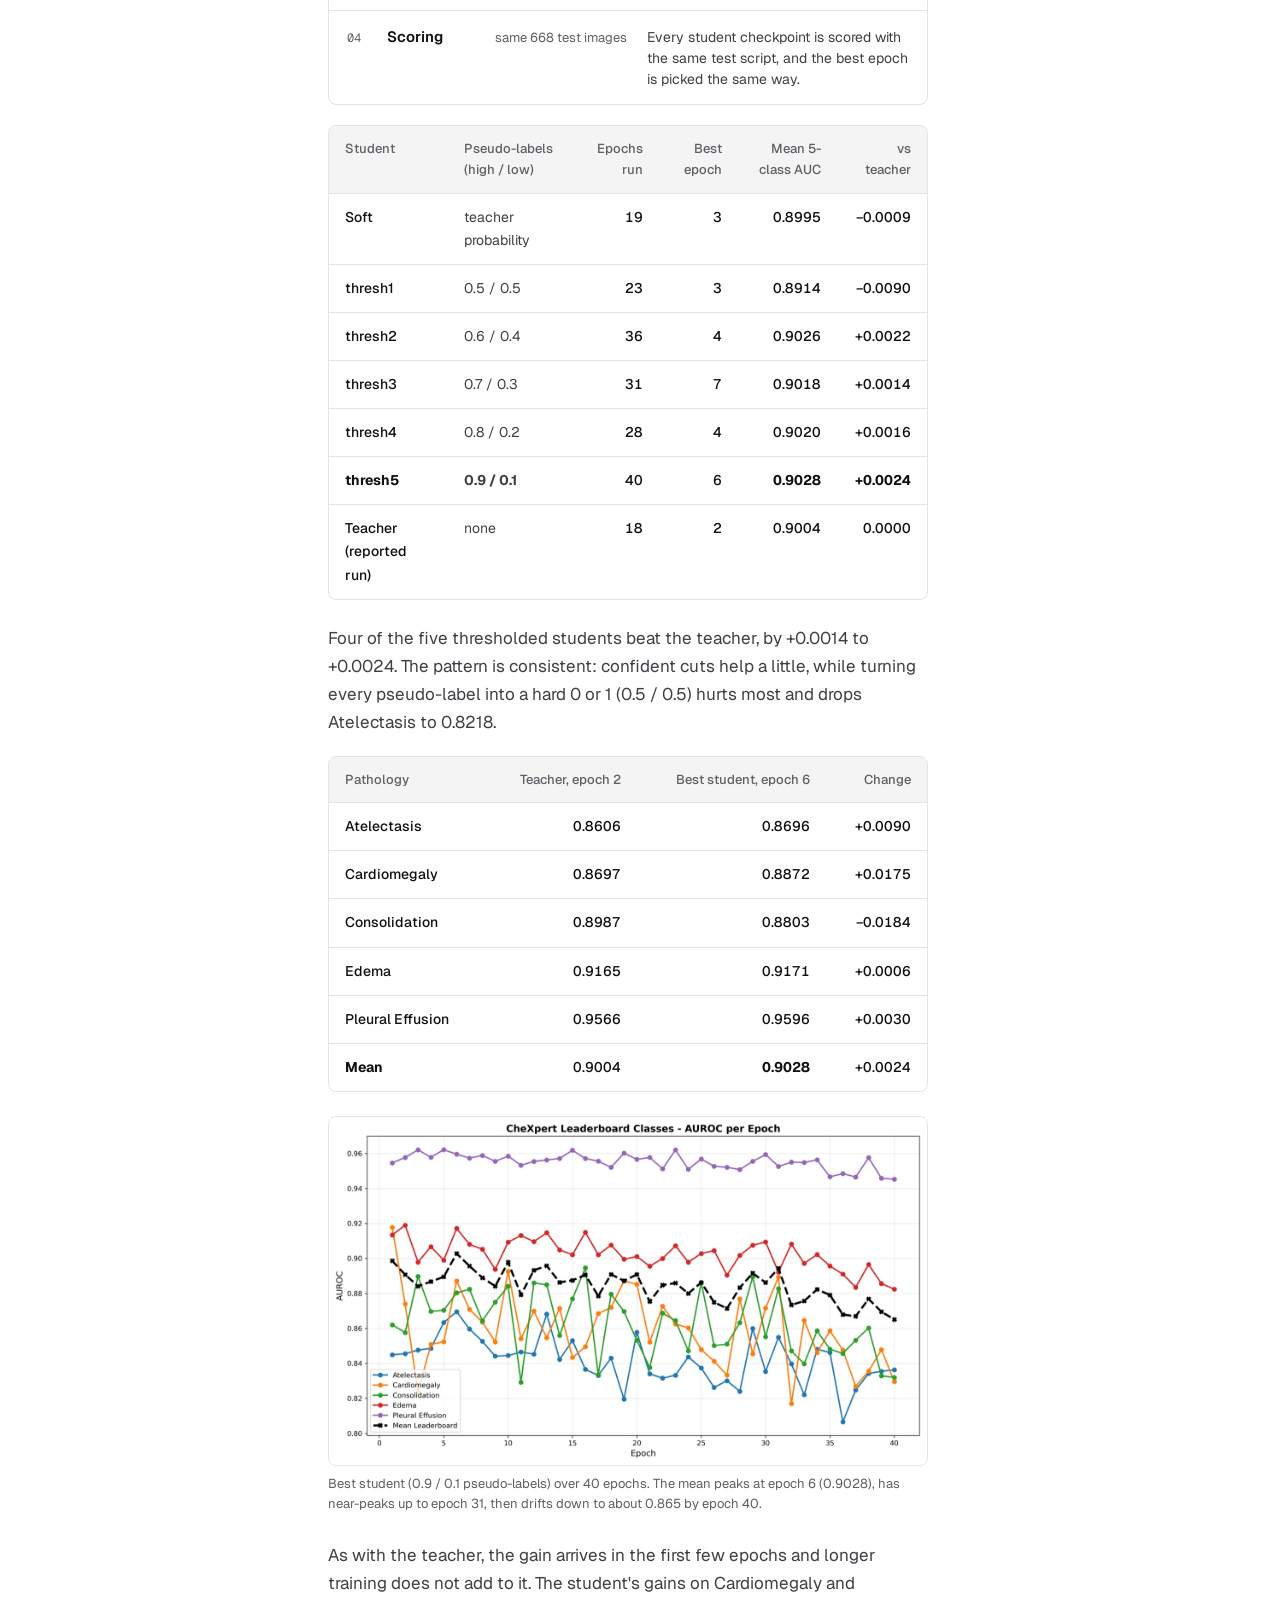
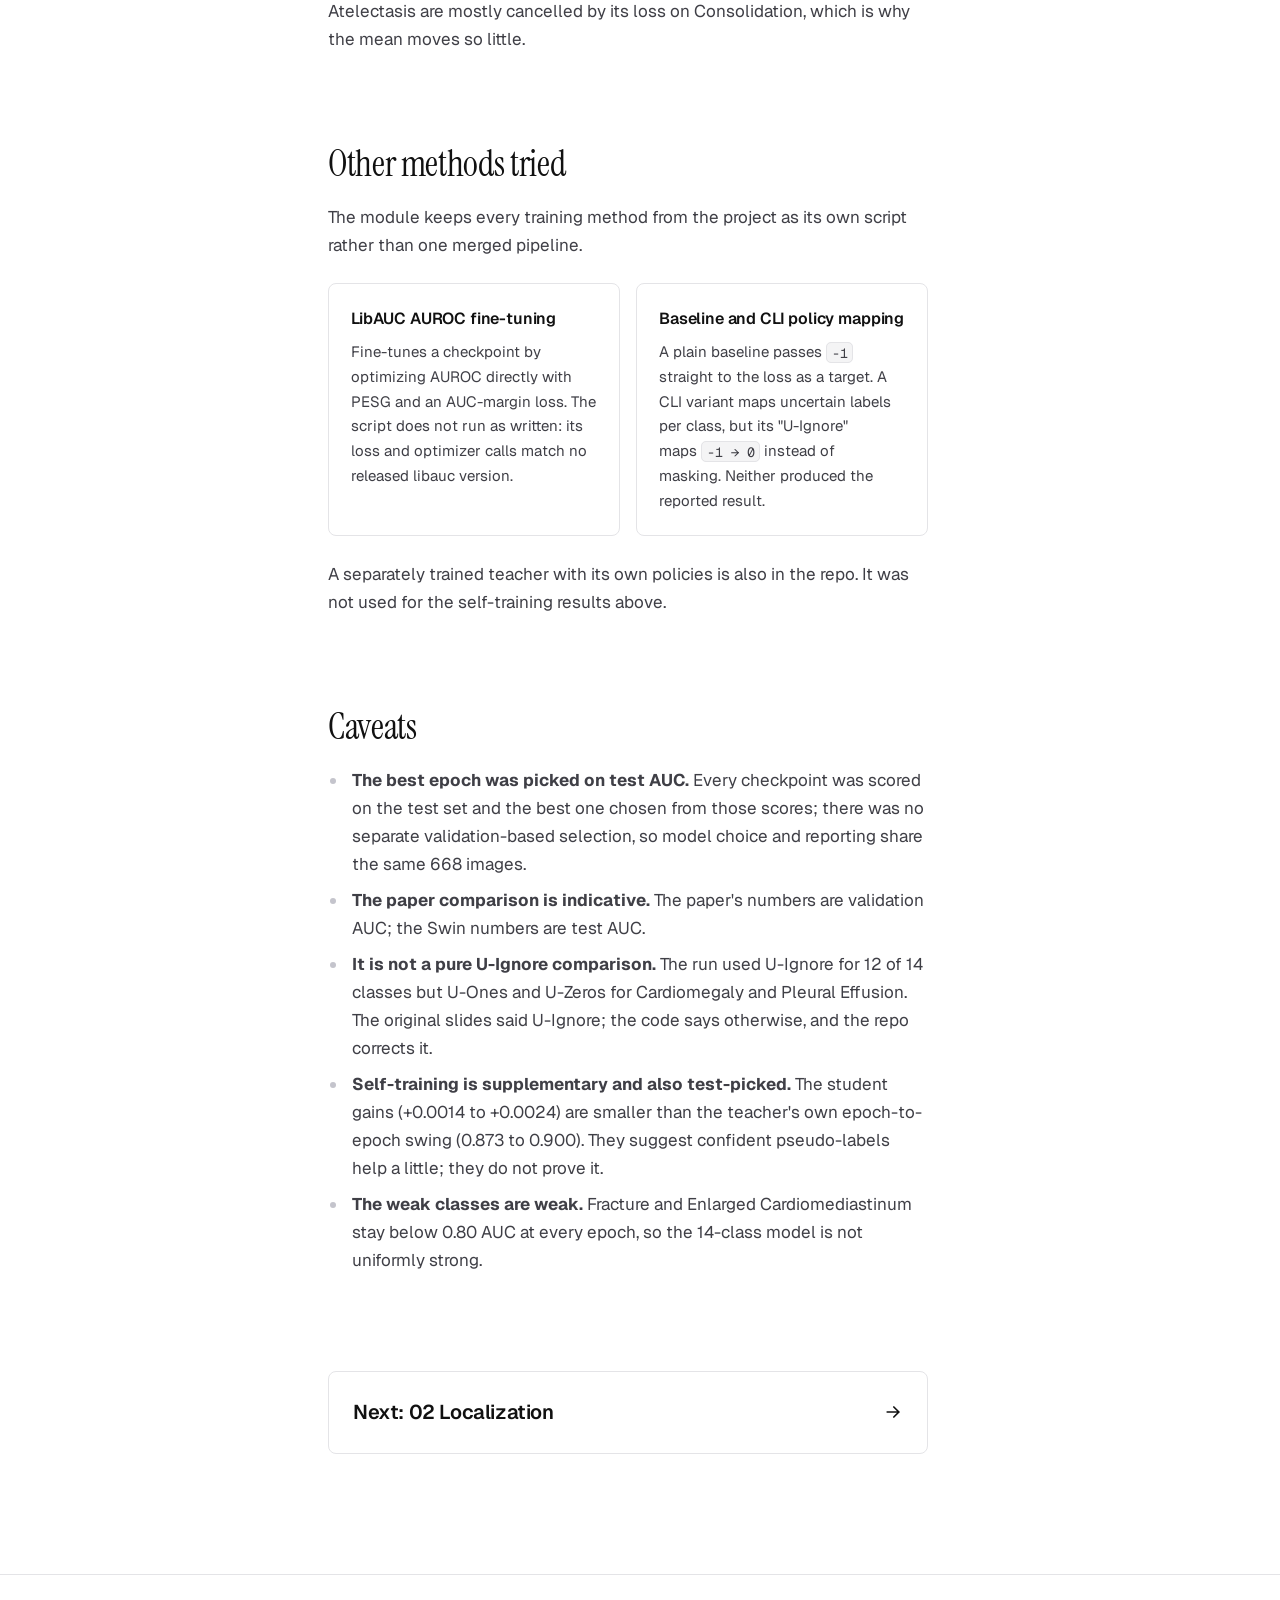
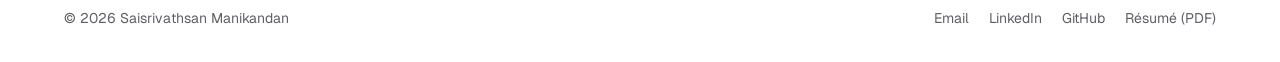
<file: medical-imaging.html>
<!DOCTYPE html>
<html lang="en">

<head>
  <meta charset="UTF-8">
  <meta name="viewport" content="width=device-width, initial-scale=1.0">
  <title>Swin-CXR-Suite — Saisrivathsan Manikandan</title>
  <meta name="description"
    content="Swin Transformers across three chest X-ray tasks: CheXpert classification (0.9004 mean AUC), TBX11K tuberculosis localization (0.6622 AP50) and CheXmask lung and heart segmentation (0.9619 Dice).">
  <meta property="og:title" content="Swin-CXR-Suite — Saisrivathsan Manikandan">
  <meta property="og:description"
    content="Swin Transformers for chest X-rays: 0.9004 mean AUC on CheXpert, 0.6622 AP50 on TBX11K, 0.9619 Dice on CheXmask.">
  <meta property="og:type" content="article">
  <link rel="preconnect" href="https://fonts.googleapis.com">
  <link rel="preconnect" href="https://fonts.gstatic.com" crossorigin>
  <link href="https://fonts.googleapis.com/css2?family=Geist:wght@400;500;600;700&family=Geist+Mono:wght@400;500&family=Instrument+Serif:ital@0;1&display=swap"
    rel="stylesheet">
  <link rel="icon" href="data:,">
  <link rel="stylesheet" href="site.css">
</head>

<body>
  <header class="nav">
    <div class="nav-inner">
      <a class="brand" href="index.html">About me</a>
      <nav aria-label="Main">
        <ul>
          <li><a href="index.html#work" aria-current="page">Work</a></li>
          <li><a href="index.html#contact">Contact</a></li>
          <li><a href="resume.html">Résumé</a></li>
        </ul>
      </nav>
    </div>
  </header>

  <main class="wrap">
    <p class="crumbs"><a href="index.html#work">Work</a> / Medical Imaging AI</p>

    <div class="hero">
      <div>
        <h1>Swin-CXR-Suite</h1>
        <p class="lede">Swin Transformers, three ways, on chest X-rays: naming thoracic diseases, boxing tuberculosis
          lesions, and outlining the lungs and heart.</p>
        <p class="hero-sum">Each task is a separately trained model with its own data, head and evaluation. Classification beats
          the CheXpert paper's baseline on mean AUC, localization finds active TB well and latent TB poorly (the
          open problem), and segmentation reaches near-perfect organ masks. All three were trained on Arizona State
          University's Sol supercomputer.</p>
        <div class="actions">
          <a class="btn btn-primary" href="https://github.com/smanika3/Swin-CXR-Suite" target="_blank" rel="noopener">
            <svg viewBox="0 0 24 24" fill="currentColor" aria-hidden="true"><path
                d="M12 .3a12 12 0 0 0-3.8 23.4c.6.1.8-.3.8-.6v-2c-3.3.7-4-1.6-4-1.6-.6-1.4-1.4-1.8-1.4-1.8-1-.7.1-.7.1-.7 1.2.1 1.8 1.2 1.8 1.2 1 1.8 2.8 1.3 3.5 1 0-.8.4-1.3.7-1.6-2.7-.3-5.5-1.3-5.5-6 0-1.2.5-2.3 1.3-3.1-.2-.4-.6-1.6 0-3.2 0 0 1-.3 3.4 1.2a11.5 11.5 0 0 1 6 0c2.3-1.5 3.3-1.2 3.3-1.2.6 1.6.2 2.8.1 3.2.8.8 1.3 1.9 1.3 3.2 0 4.6-2.8 5.6-5.5 5.9.5.4.9 1.1.9 2.3v3.3c0 .3.1.7.8.6A12 12 0 0 0 12 .3" /></svg>
            View source
          </a>
        </div>
        <div class="meta">
          <span>Datasets <b>CheXpert · TBX11K · CheXmask</b></span>
          <span>Compute <b>ASU Sol supercomputer</b></span>
        </div>
      </div>

      <figure class="arch" aria-label="Architecture: a Swin Transformer encoder, trained separately for each of three tasks">
        <p class="arch-in">Input · chest radiograph</p>
        <div class="arch-bb"><b>Swin Transformer encoder</b><span>Shifted-window self-attention, trained separately per task</span></div>
        <ol class="arch-heads">
          <li><a href="#classification"><span class="n">01</span><b>Classification</b><small>Multi-label head ·
                uncertainty policies</small><strong>0.9004</strong><small>mean test AUC · paper baseline 0.8892</small></a></li>
          <li><a href="#localization"><span class="n">02</span><b>Localization</b><small>FPN + Faster R-CNN ·
                active / latent TB</small><strong>0.6622</strong><small>AP50, class-agnostic · leaderboard ref. 0.6174</small></a></li>
          <li><a href="#segmentation"><span class="n">03</span><b>Segmentation</b><small>Swin-Unet-V2 · lungs +
                heart</small><strong>0.9619</strong><small>mean test Dice · lungs, heart, background</small></a></li>
        </ol>
        <figcaption>Baseline and leaderboard comparisons are indicative: the paper reports validation scores and the TB split is custom. Details in each task.</figcaption>
      </figure>
    </div>


    <div class="tasks-bar">
    <nav class="tasks" aria-label="Tasks">
      <a href="#classification"><span>01</span>Classification</a>
      <a href="#localization"><span>02</span>Localization</a>
      <a href="#segmentation"><span>03</span>Segmentation</a>
    </nav>
    </div>

    <div class="body task" id="classification">
      <aside class="toc" aria-label="Classification contents">
        <p>On this page</p>
        <ol>
          <li><a href="#cls-task">The task</a></li>
          <li><a href="#cls-approach">Approach</a></li>
          <li><a href="#cls-results">Results</a></li>
          <li><a href="#cls-curves">Peak came early</a></li>
          <li><a href="#cls-self-training">Self-training</a></li>
          <li><a href="#cls-other">Other methods tried</a></li>
          <li><a href="#cls-caveats">Caveats</a></li>
        </ol>
      </aside>
      <article>
        <section id="cls-task">
          <h2>The task</h2>
          <p>CheXpert is Stanford's chest X-ray benchmark. Each image carries 14 observations, and the model predicts all
            14 at once. Headline scores use the five pathologies on the CheXpert leaderboard: Atelectasis, Cardiomegaly,
            Consolidation, Edema and Pleural Effusion.</p>
          <p>The hard part is the labels. They were mined from radiology reports, so many are marked uncertain
            (<code>-1</code>) rather than present or absent: about 139k in the training set. Treat every <code>-1</code>
            as a target and the loss learns noise; throw them all away and some classes lose most of their positives.</p>
          <div class="callout">
            <div><b>223,414</b><span>training images, frontal and lateral views</span></div>
            <div><b>234</b><span>validation images</span></div>
            <div><b>668</b><span>test images used for every reported AUC</span></div>
          </div>
        </section>

        <section id="cls-approach">
          <h2>Approach</h2>
          <p>The backbone is Swin Transformer Base (<code>swin_base_patch4_window7_224</code>) with ImageNet-pretrained
            weights from timm, a 224×224 input and 14 output logits, followed by Dropout(0.5).</p>
          <h3>A policy per class for uncertain labels</h3>
          <p>Instead of one rule for every class, each class gets the policy that suits it:</p>
          <ul>
            <li><strong>Cardiomegaly: U-Ones.</strong> An uncertain label is treated as positive (<code>-1 → 1</code>).</li>
            <li><strong>Pleural Effusion: U-Zeros.</strong> An uncertain label is treated as negative (<code>-1 → 0</code>).</li>
            <li><strong>The other 12 classes: U-Ignore.</strong> Uncertain entries are masked out of the loss, so they
              contribute no gradient.</li>
          </ul>
          <p>The masked binary cross-entropy averages only over labels that are 0 or 1. Training uses AdamW (learning
            rate 1e-4, weight decay 0.1), batch size 96, mixed precision, and flip, rotation, affine and color-jitter
            augmentation.</p>
          <h3>Compute</h3>
          <p>Training ran as SLURM jobs on ASU's Sol supercomputer, one GPU per job, with each job resuming from the
            latest checkpoint. The script switches to PyTorch <code>nn.DataParallel</code> when more than one GPU is
            visible. The reported run stopped after 18 epochs. The original training log (Nov 9 to 10, 2025) and test log
            (Nov 11, 2025) are in the repo, and every number on this page traces back to them.</p>
        </section>

        <section id="cls-results">
          <h2>Results</h2>
          <p>Every epoch's checkpoint was scored on the 668-image test set. The best mean AUC, <strong>0.9004</strong>,
            came at epoch 2.</p>
          <div class="table-wrap">
            <table>
              <thead><tr><th>Pathology</th><th class="num">CheXpert paper (U-Ignore)</th><th class="num">Swin-B, epoch 2</th></tr></thead>
              <tbody>
                <tr><td>Atelectasis</td><td class="num">0.818</td><td class="num">0.8606</td></tr>
                <tr><td>Cardiomegaly</td><td class="num">0.828</td><td class="num">0.8697</td></tr>
                <tr><td>Consolidation</td><td class="num">0.938</td><td class="num">0.8987</td></tr>
                <tr><td>Edema</td><td class="num">0.934</td><td class="num">0.9165</td></tr>
                <tr><td>Pleural Effusion</td><td class="num">0.928</td><td class="num">0.9566</td></tr>
                <tr><td><strong>Mean</strong></td><td class="num">0.8892</td><td class="num"><strong>0.9004</strong></td></tr>
              </tbody>
            </table>
          </div>
          <p>Swin is higher on mean AUC (+0.0112) and on three of five classes: Atelectasis (+0.043), Cardiomegaly
            (+0.042) and Pleural Effusion (+0.029). The paper stays ahead on Consolidation and Edema. Leaderboard entries
            are still higher: the top entry, an ensemble, scores 0.930, and the single model at rank 86 scores 0.911.</p>

          <h3>All 14 classes</h3>
          <p>The test job scored all 14 outputs, not only the five on the leaderboard. At the same epoch-2 checkpoint,
            11 classes clear 0.85 AUC and four clear 0.94. Three stay weak: Pneumonia, Fracture and Enlarged
            Cardiomediastinum.</p>
          <div class="table-wrap">
            <table>
              <thead><tr><th>Class</th><th class="num">Epoch 2</th><th class="num">Lowest (18 epochs)</th><th class="num">Highest (18 epochs)</th></tr></thead>
              <tbody>
                <tr><td>Pleural Other</td><td class="num">0.9879</td><td class="num">0.9398</td><td class="num">0.9879</td></tr>
                <tr><td>Support Devices</td><td class="num">0.9580</td><td class="num">0.9299</td><td class="num">0.9725</td></tr>
                <tr><td>Pleural Effusion</td><td class="num">0.9566</td><td class="num">0.9452</td><td class="num">0.9626</td></tr>
                <tr><td>Pneumothorax</td><td class="num">0.9489</td><td class="num">0.8717</td><td class="num">0.9988</td></tr>
                <tr><td>Edema</td><td class="num">0.9165</td><td class="num">0.8780</td><td class="num">0.9215</td></tr>
                <tr><td>Lung Opacity</td><td class="num">0.9142</td><td class="num">0.8735</td><td class="num">0.9162</td></tr>
                <tr><td>Consolidation</td><td class="num">0.8987</td><td class="num">0.8236</td><td class="num">0.9067</td></tr>
                <tr><td>No Finding</td><td class="num">0.8797</td><td class="num">0.8684</td><td class="num">0.8978</td></tr>
                <tr><td>Cardiomegaly</td><td class="num">0.8697</td><td class="num">0.8371</td><td class="num">0.8771</td></tr>
                <tr><td>Atelectasis</td><td class="num">0.8606</td><td class="num">0.7938</td><td class="num">0.8678</td></tr>
                <tr><td>Lung Lesion</td><td class="num">0.8582</td><td class="num">0.8166</td><td class="num">0.9602</td></tr>
                <tr><td>Pneumonia</td><td class="num">0.8260</td><td class="num">0.6906</td><td class="num">0.8260</td></tr>
                <tr><td>Fracture</td><td class="num">0.6931</td><td class="num">0.5803</td><td class="num">0.7903</td></tr>
                <tr><td>Enlarged Cardiomediastinum</td><td class="num">0.6634</td><td class="num">0.5067</td><td class="num">0.6975</td></tr>
              </tbody>
            </table>
          </div>
          <figure class="fig">
            <img src="medical/cls-all-classes-auroc.jpg" alt="Line chart of test AUROC per epoch for 12 CheXpert classes over 18 epochs. Pneumothorax, Pleural Other and Pleural Effusion sit near the top; Pneumonia, Fracture and Enlarged Cardiomediastinum sit well below the rest, between about 0.5 and 0.83." width="1400" height="873" loading="lazy">
            <figcaption>Test AUROC per epoch for 12 of the 14 classes, drawn by the original test job (No Finding and
              Support Devices are not plotted). The color cycle repeats: Enlarged Cardiomediastinum and Pleural Other are
              both dark blue, and Cardiomegaly and Fracture are both orange.</figcaption>
          </figure>
          <p>The rarer findings move the most from epoch to epoch. Lung Lesion ranges from 0.8166 to 0.9602 and Fracture
            from 0.5803 to 0.7903, so a single epoch's number for those classes says less than it does for Pleural
            Effusion, which never leaves a 0.02 band.</p>
        </section>

        <section id="cls-curves">
          <h2>Peak came early</h2>
          <p>The mean AUC peaked at epoch 2 (0.9004) and then sat between about 0.873 and 0.892 for the remaining 16
            epochs. Extra training gave no net gain. Pleural Effusion is the easiest leaderboard class (0.945 to 0.963);
            Atelectasis is the hardest and least stable (0.794 to 0.868).</p>
          <figure class="fig">
            <img src="medical/cls-auroc-per-epoch.jpg" alt="Line chart of test AUROC per epoch for the five leaderboard classes and their mean over 18 epochs. Pleural Effusion stays near 0.96; Atelectasis and Consolidation swing widely; the dashed black mean peaks at epoch 2." width="1400" height="816" loading="lazy">
            <figcaption>The five leaderboard classes and their mean (black dashed), original chart from the test job.
              Atelectasis (low of 0.7938 at epoch 4) and Consolidation (0.8236 at epoch 13) drive most of the movement in
              the mean.</figcaption>
          </figure>
          <p>No single epoch is best for every class. Edema, Cardiomegaly and Pleural Effusion each peak at epoch 10,
            Consolidation at epoch 5 and Atelectasis at epoch 11, so the epoch-2 checkpoint is a compromise across
            classes.</p>
          <figure class="fig">
            <img src="medical/cls-loss-curve.jpg" alt="Line chart of training and validation loss over 18 epochs. Training loss falls steadily from 0.50 to 0.48; validation loss stays between about 0.365 and 0.385." width="1000" height="600" loading="lazy">
            <figcaption>Training loss falls every epoch (0.5016 to 0.4794). Validation loss is flat and noisy, lowest at
              epoch 15 (0.3654), which is not the best-AUC epoch.</figcaption>
          </figure>
        </section>

        <section id="cls-self-training">
          <h2>Self-training</h2>
          <p>The reported run masks most uncertain labels out of the loss, so that data goes unused. A supplementary
            teacher–student experiment, run after the main result, tries to recover it.</p>
          <div class="pipeline">
            <div class="step"><span class="n">01</span><b>Teacher</b><span class="mono">reported-run checkpoints</span>
              <p>For each class, the checkpoint from that class's best test-AUC epoch makes the predictions.</p></div>
            <div class="step"><span class="n">02</span><b>Pseudo-labels</b><span class="mono">138,879 labels replaced</span>
              <p>The teacher predicts only where the label is <code>-1</code>; certain labels are kept. Soft variant:
                the probability itself. Thresholded: at or above the high cut becomes 1, at or below the low cut becomes
                0, anything between stays soft.</p></div>
            <div class="step"><span class="n">03</span><b>Student</b><span class="mono">fresh Swin-B</span>
              <p>Restarts from ImageNet weights with the same recipe, trained with unmasked BCE on the pseudo-labels.</p></div>
            <div class="step"><span class="n">04</span><b>Scoring</b><span class="mono">same 668 test images</span>
              <p>Every student checkpoint is scored with the same test script, and the best epoch is picked the same way.</p></div>
          </div>
          <div class="table-wrap">
            <table>
              <thead><tr><th>Student</th><th>Pseudo-labels (high / low)</th><th class="num">Epochs run</th><th class="num">Best epoch</th><th class="num">Mean 5-class AUC</th><th class="num">vs teacher</th></tr></thead>
              <tbody>
                <tr><td>Soft</td><td>teacher probability</td><td class="num">19</td><td class="num">3</td><td class="num">0.8995</td><td class="num">−0.0009</td></tr>
                <tr><td>thresh1</td><td>0.5 / 0.5</td><td class="num">23</td><td class="num">3</td><td class="num">0.8914</td><td class="num">−0.0090</td></tr>
                <tr><td>thresh2</td><td>0.6 / 0.4</td><td class="num">36</td><td class="num">4</td><td class="num">0.9026</td><td class="num">+0.0022</td></tr>
                <tr><td>thresh3</td><td>0.7 / 0.3</td><td class="num">31</td><td class="num">7</td><td class="num">0.9018</td><td class="num">+0.0014</td></tr>
                <tr><td>thresh4</td><td>0.8 / 0.2</td><td class="num">28</td><td class="num">4</td><td class="num">0.9020</td><td class="num">+0.0016</td></tr>
                <tr><td><strong>thresh5</strong></td><td><strong>0.9 / 0.1</strong></td><td class="num">40</td><td class="num">6</td><td class="num"><strong>0.9028</strong></td><td class="num"><strong>+0.0024</strong></td></tr>
                <tr><td>Teacher (reported run)</td><td>none</td><td class="num">18</td><td class="num">2</td><td class="num">0.9004</td><td class="num">0.0000</td></tr>
              </tbody>
            </table>
          </div>
          <p>Four of the five thresholded students beat the teacher, by +0.0014 to +0.0024. The pattern is consistent:
            confident cuts help a little, while turning every pseudo-label into a hard 0 or 1 (0.5 / 0.5) hurts most and
            drops Atelectasis to 0.8218.</p>
          <div class="table-wrap">
            <table>
              <thead><tr><th>Pathology</th><th class="num">Teacher, epoch 2</th><th class="num">Best student, epoch 6</th><th class="num">Change</th></tr></thead>
              <tbody>
                <tr><td>Atelectasis</td><td class="num">0.8606</td><td class="num">0.8696</td><td class="num">+0.0090</td></tr>
                <tr><td>Cardiomegaly</td><td class="num">0.8697</td><td class="num">0.8872</td><td class="num">+0.0175</td></tr>
                <tr><td>Consolidation</td><td class="num">0.8987</td><td class="num">0.8803</td><td class="num">−0.0184</td></tr>
                <tr><td>Edema</td><td class="num">0.9165</td><td class="num">0.9171</td><td class="num">+0.0006</td></tr>
                <tr><td>Pleural Effusion</td><td class="num">0.9566</td><td class="num">0.9596</td><td class="num">+0.0030</td></tr>
                <tr><td><strong>Mean</strong></td><td class="num">0.9004</td><td class="num"><strong>0.9028</strong></td><td class="num">+0.0024</td></tr>
              </tbody>
            </table>
          </div>
          <figure class="fig">
            <img src="medical/cls-self-training-auroc.jpg" alt="Line chart of test AUROC per epoch for the best student over 40 epochs. Pleural Effusion stays near 0.95 to 0.96; the dashed black mean peaks near 0.903 at epoch 6 and drifts down to about 0.865 by epoch 40." width="1400" height="816" loading="lazy">
            <figcaption>Best student (0.9 / 0.1 pseudo-labels) over 40 epochs. The mean peaks at epoch 6 (0.9028), has
              near-peaks up to epoch 31, then drifts down to about 0.865 by epoch 40.</figcaption>
          </figure>
          <p>As with the teacher, the gain arrives in the first few epochs and longer training does not add to it. The
            student's gains on Cardiomegaly and Atelectasis are mostly cancelled by its loss on Consolidation, which is
            why the mean moves so little.</p>
        </section>

        <section id="cls-other">
          <h2>Other methods tried</h2>
          <p>The module keeps every training method from the project as its own script rather than one merged
            pipeline.</p>
          <div class="grid-2">
            <div class="card">
              <h3>LibAUC AUROC fine-tuning</h3>
              <p>Fine-tunes a checkpoint by optimizing AUROC directly with PESG and an AUC-margin loss. The script does not
                run as written: its loss and optimizer calls match no released libauc version.</p>
            </div>
            <div class="card">
              <h3>Baseline and CLI policy mapping</h3>
              <p>A plain baseline passes <code>-1</code> straight to the loss as a target. A CLI variant maps uncertain
                labels per class, but its "U-Ignore" maps <code>-1 → 0</code> instead of masking. Neither produced the
                reported result.</p>
            </div>
          </div>
          <p>A separately trained teacher with its own policies is also in the repo. It was not used for the
            self-training results above.</p>
        </section>

        <section id="cls-caveats">
          <h2>Caveats</h2>
          <ul class="unproven">
            <li><strong>The best epoch was picked on test AUC.</strong> Every checkpoint was scored on the test set and
              the best one chosen from those scores; there was no separate validation-based selection, so model choice and
              reporting share the same 668 images.</li>
            <li><strong>The paper comparison is indicative.</strong> The paper's numbers are validation AUC; the Swin
              numbers are test AUC.</li>
            <li><strong>It is not a pure U-Ignore comparison.</strong> The run used U-Ignore for 12 of 14 classes but
              U-Ones and U-Zeros for Cardiomegaly and Pleural Effusion. The original slides said U-Ignore; the code says
              otherwise, and the repo corrects it.</li>
            <li><strong>Self-training is supplementary and also test-picked.</strong> The student gains (+0.0014 to
              +0.0024) are smaller than the teacher's own epoch-to-epoch swing (0.873 to 0.900). They suggest confident
              pseudo-labels help a little; they do not prove it.</li>
            <li><strong>The weak classes are weak.</strong> Fracture and Enlarged Cardiomediastinum stay below 0.80 AUC
              at every epoch, so the 14-class model is not uniformly strong.</li>
          </ul>
        </section>

              <a class="next" href="#localization">
                <b>Next: 02 Localization</b>
                <svg viewBox="0 0 24 24" fill="none" stroke="currentColor" stroke-width="2" stroke-linecap="round"
                  aria-hidden="true"><path d="M5 12h14M13 6l6 6-6 6" /></svg>
              </a>
            </article>
    </div>

    <div class="body task" id="localization">
      <aside class="toc" aria-label="Localization contents">
        <p>On this page</p>
        <ol>
          <li><a href="#loc-task">The task</a></li>
          <li><a href="#loc-approach">Approach</a></li>
          <li><a href="#loc-results">Results</a></li>
          <li><a href="#loc-predictions">What the model sees</a></li>
          <li><a href="#loc-leaderboard">Against the leaderboard</a></li>
          <li><a href="#loc-latent">The open problem: Latent TB</a></li>
        </ol>
      </aside>

      <article>
        <section id="loc-task">
          <h2>The task</h2>
          <p>Classifying a chest X-ray as "TB" is not enough for a radiologist, who needs to know where the lesion is. This
            module draws bounding boxes around tuberculosis lesions on the TBX11K benchmark and labels each box as one of
            two subtypes:</p>
          <ul>
            <li><strong>Active TB:</strong> cavitary, infiltrate and consolidation-type lesions.</li>
            <li><strong>Latent TB:</strong> obsolete lesions such as calcified nodules, fibrotic bands and apical scarring.</li>
          </ul>
          <p>Most images contain no TB at all, and some patients show both subtypes at once. Both facts shape how the data
            is split and how the detector is scored.</p>
          <div class="callout">
            <div><b>0.6622</b><span>best class-agnostic AP50 (epoch 6)</span></div>
            <div><b>0.5930</b><span>best FROC score (epoch 11)</span></div>
            <div><b>0.1905</b><span>best class-agnostic AP75 (epoch 15)</span></div>
          </div>
        </section>

        <section id="loc-approach">
          <h2>Approach</h2>
          <p>The detector is a standard two-stage Faster R-CNN with a hierarchical vision transformer in place of the usual
            ResNet backbone.</p>
          <div class="pipeline">
            <div class="step"><span class="n">01</span><b>Backbone</b><span class="mono">Swin-B, ImageNet</span>
              <p>512×512 input; features from stages 1 to 3 (256, 512, 1024 channels).</p>
            </div>
            <div class="step"><span class="n">02</span><b>FPN</b><span class="mono">torchvision</span>
              <p>Lateral 1×1 convs to 256 channels, top-down pathway, four output scales.</p>
            </div>
            <div class="step"><span class="n">03</span><b>RPN</b><span class="mono">anchors</span>
              <p>Anchor sizes 32/64/128/256 px, aspect ratios 0.5/1.0/2.0.</p>
            </div>
            <div class="step"><span class="n">04</span><b>Head</b><span class="mono">Faster R-CNN</span>
              <p>3 classes (background, Active TB, Latent TB) with a Smooth L1 box regressor.</p>
            </div>
          </div>
          <p>Training uses AdamW at a learning rate of 1e-4 with no schedule, batch size 8, and the usual multi-task loss
            (RPN and ROI classification plus regression). The reported run covers 16 epochs, and every checkpoint was
            scored on the same 1,977 test images. At inference, boxes need a confidence above 0.5 and an IoU of at least
            0.5 to count.</p>
          <h3>A split built for rare classes</h3>
          <p>A random split would leave the test set with only a handful of Latent or mixed cases. Each image is assigned one
            of four categories from its boxes (<code>No_TB</code>, <code>Active_TB</code>, <code>Latent_TB</code>,
            <code>Mixed_TB</code>), and the official training set is split about 70/30 within each category, with at least
            20 Latent and 5 Mixed images guaranteed in test. Validation is the official TBX11K validation set (1,800 images).</p>
          <div class="table-wrap">
            <table>
              <thead><tr><th>Category</th><th class="num">Total</th><th class="num">Train</th><th class="num">Test</th></tr></thead>
              <tbody>
                <tr><td>No_TB</td><td class="num">6,000</td><td class="num">4,200</td><td class="num">1,800</td></tr>
                <tr><td>Active_TB</td><td class="num">473</td><td class="num">332</td><td class="num">141</td></tr>
                <tr><td>Latent_TB</td><td class="num">103</td><td class="num">73</td><td class="num">30</td></tr>
                <tr><td>Mixed_TB</td><td class="num">23</td><td class="num">17</td><td class="num">6</td></tr>
              </tbody>
            </table>
          </div>
          <p>Totals: train 4,622, val 1,800, test 1,977. The pipeline reads the Kaggle CSV annotations directly, with no
            conversion to COCO or Pascal VOC.</p>
        </section>

        <section id="loc-results">
          <h2>Results</h2>
          <p>Three metrics were tracked on the test split: AP at IoU 0.5 and 0.75, per class and class-agnostic (any TB box
            counts, regardless of subtype), and the FROC score, the mean lesion sensitivity at up to one false positive per
            image. They do not peak at the same epoch, so the table shows every epoch rather than one cherry-picked
            checkpoint. Bold marks the best value in each column.</p>
          <div class="table-wrap">
            <table>
              <thead><tr><th>Epoch</th><th class="num">AP50 agnostic</th><th class="num">AP50 Active</th><th class="num">AP50 Latent</th><th class="num">AP75 agnostic</th><th class="num">AP75 Active</th><th class="num">AP75 Latent</th><th class="num">FROC</th></tr></thead>
              <tbody>
                <tr><td>1</td><td class="num">0.3478</td><td class="num">0.3077</td><td class="num">0.0042</td><td class="num">0.0569</td><td class="num">0.0232</td><td class="num">0.0000</td><td class="num">0.2394</td></tr>
                <tr><td>2</td><td class="num">0.4809</td><td class="num">0.4543</td><td class="num">0.0250</td><td class="num">0.0730</td><td class="num">0.0730</td><td class="num">0.0012</td><td class="num">0.3328</td></tr>
                <tr><td>3</td><td class="num">0.5532</td><td class="num">0.5165</td><td class="num">0.0121</td><td class="num">0.1635</td><td class="num">0.1546</td><td class="num">0.0010</td><td class="num">0.4204</td></tr>
                <tr><td>4</td><td class="num">0.5785</td><td class="num">0.5503</td><td class="num">0.0307</td><td class="num">0.1518</td><td class="num">0.1396</td><td class="num">0.0007</td><td class="num">0.4920</td></tr>
                <tr><td>5</td><td class="num">0.6299</td><td class="num">0.5969</td><td class="num">0.0874</td><td class="num">0.1148</td><td class="num">0.1083</td><td class="num"><strong>0.0476</strong></td><td class="num">0.5542</td></tr>
                <tr><td>6 (best AP50)</td><td class="num"><strong>0.6622</strong></td><td class="num"><strong>0.6241</strong></td><td class="num">0.0763</td><td class="num">0.1059</td><td class="num">0.0902</td><td class="num">0.0025</td><td class="num">0.4991</td></tr>
                <tr><td>7</td><td class="num">0.6007</td><td class="num">0.5857</td><td class="num">0.1618</td><td class="num">0.1530</td><td class="num">0.1544</td><td class="num">0.0077</td><td class="num">0.4626</td></tr>
                <tr><td>8</td><td class="num">0.4560</td><td class="num">0.4559</td><td class="num">0.0402</td><td class="num">0.0718</td><td class="num">0.0716</td><td class="num">0.0040</td><td class="num">0.4277</td></tr>
                <tr><td>9</td><td class="num">0.5769</td><td class="num">0.5684</td><td class="num">0.0752</td><td class="num">0.1371</td><td class="num">0.1173</td><td class="num">0.0061</td><td class="num">0.5011</td></tr>
                <tr><td>10</td><td class="num">0.4634</td><td class="num">0.4343</td><td class="num">0.0545</td><td class="num">0.0735</td><td class="num">0.0693</td><td class="num">0.0046</td><td class="num">0.4168</td></tr>
                <tr><td>11 (best FROC)</td><td class="num">0.6449</td><td class="num">0.6114</td><td class="num">0.1410</td><td class="num">0.1239</td><td class="num">0.1095</td><td class="num">0.0095</td><td class="num"><strong>0.5930</strong></td></tr>
                <tr><td>12</td><td class="num">0.5941</td><td class="num">0.5757</td><td class="num">0.0965</td><td class="num">0.1826</td><td class="num"><strong>0.1874</strong></td><td class="num">0.0056</td><td class="num">0.4990</td></tr>
                <tr><td>13</td><td class="num">0.5771</td><td class="num">0.5712</td><td class="num">0.1109</td><td class="num">0.1444</td><td class="num">0.1398</td><td class="num">0.0045</td><td class="num">0.5212</td></tr>
                <tr><td>14</td><td class="num">0.5828</td><td class="num">0.5361</td><td class="num">0.1200</td><td class="num">0.1610</td><td class="num">0.1573</td><td class="num">0.0173</td><td class="num">0.4345</td></tr>
                <tr><td>15 (best AP75)</td><td class="num">0.6332</td><td class="num">0.6016</td><td class="num">0.1249</td><td class="num"><strong>0.1905</strong></td><td class="num">0.1754</td><td class="num">0.0367</td><td class="num">0.5817</td></tr>
                <tr><td>16</td><td class="num">0.5496</td><td class="num">0.5590</td><td class="num"><strong>0.1811</strong></td><td class="num">0.1352</td><td class="num">0.1440</td><td class="num">0.0156</td><td class="num">0.4530</td></tr>
              </tbody>
            </table>
          </div>
          <p>Epoch 11 is the headline checkpoint: it has the best FROC score and the lowest validation loss (0.0183). The
            best checkpoint still depends on the metric you care about: AP50 peaks at epoch 6, agnostic AP75 at epoch 15,
            and Latent AP50 at epoch 16. After epoch 14 validation loss jumps to 0.0287 while training loss keeps falling,
            a sign of overfitting.</p>
          <p>AP75 sits far below AP50 (about 0.19 against 0.66). The model finds lesions, but its boxes are often not tight
            enough to clear the stricter overlap threshold. Single epochs are also noisy: agnostic AP50 drops to 0.4560 at
            epoch 8 and 0.4634 at epoch 10 between much better neighbors.</p>
          <figure class="fig">
            <img src="medical/loc-ap50-vs-epoch.jpg" alt="Line chart of AP at IoU 0.5 over 16 epochs. Class-agnostic (blue circles) and Active TB (orange squares) track together, peaking near 0.66 and 0.62 at epoch 6 with dips at epochs 8 and 10. Latent TB (green triangles) stays below 0.2 and ends at its highest point at epoch 16." width="1400" height="985" loading="lazy">
            <figcaption>AP50 per epoch. Blue is class-agnostic, orange Active TB, green Latent TB. The first two move
              together and peak at epoch 6; Latent TB stays under 0.2 but trends upward late in training.</figcaption>
          </figure>
          <figure class="fig">
            <img src="medical/loc-ap75-vs-epoch.jpg" alt="Line chart of AP at IoU 0.75 over 16 epochs on a 0 to 0.2 axis. Class-agnostic and Active TB zigzag between about 0.07 and 0.19, with highs at epochs 12 and 15. Latent TB stays near zero except a spike to about 0.048 at epoch 5." width="1400" height="968" loading="lazy">
            <figcaption>AP75 per epoch, same colors. Note the axis tops out at 0.2: at the stricter overlap even the best
              epoch reaches 0.1905 agnostic, and Latent TB is close to zero throughout.</figcaption>
          </figure>
          <figure class="fig">
            <img src="medical/loc-froc-all-epochs.jpg" alt="FROC curves for all 16 epochs on one chart, sensitivity against false positives per image from 0 to 2. Epoch 1 is the lowest curve, flat near 0.43 sensitivity until about 0.6 false positives per image. Most later curves rise steeply to 0.5 to 0.65 sensitivity by 0.1 false positives per image, and the best reach about 0.75 to 0.8 by 0.3 to 0.5." width="1400" height="844" loading="lazy">
            <figcaption>FROC curves of every checkpoint. Epoch 1 (the low blue curve) stalls near 0.43 sensitivity; from
              epoch 2 on most curves climb to roughly 0.5 to 0.65 sensitivity by 0.1 false positives per image, and the
              best, epoch 11 among them, reach about 0.75 to 0.8. Curves end where the 0.05 score threshold runs out;
              epoch 11 stops at about 0.53. The 10-color cycle repeats, so epochs 1 and 11 share a color.</figcaption>
          </figure>
        </section>

        <section id="loc-predictions">
          <h2>What the model sees</h2>
          <p>Numbers hide what kind of mistakes a detector makes, so the test job also ranked every test image by F1 (at
            confidence 0.5 and IoU 0.5) and kept the three best and three worst per category at epoch 11. In each pair
            below, ground truth is on the left with solid boxes and the prediction is on the right with dashed boxes.
            <strong>Red is Active TB, blue is Latent TB.</strong></p>
          <div class="table-wrap">
            <table>
              <thead><tr><th>Category</th><th class="num">Best 3 F1</th><th class="num">Worst 3 F1</th></tr></thead>
              <tbody>
                <tr><td>No_TB</td><td class="num">1.0000 / 1.0000 / 1.0000</td><td class="num">0.0000 / 0.0000 / 0.0000</td></tr>
                <tr><td>Active_TB</td><td class="num">1.0000 / 1.0000 / 1.0000</td><td class="num">0.0000 / 0.0000 / 0.0000</td></tr>
                <tr><td>Latent_TB</td><td class="num">0.6667 / 0.4000 / 0.3333</td><td class="num">0.0000 / 0.0000 / 0.0000</td></tr>
                <tr><td>Mixed_TB</td><td class="num">0.6667 / 0.5000 / 0.4000</td><td class="num">0.0000 / 0.0000 / 0.4000</td></tr>
              </tbody>
            </table>
          </div>
          <p>The split is the story. For healthy and Active TB images the best cases are perfect. For Latent and Mixed
            images, even the best case finds only one of two lesions. Each of the three worst No_TB images has a single
            false box.</p>
          <h3>Where it works</h3>
          <figure class="fig">
            <div class="cmp" tabindex="0" role="slider" aria-label="Compare ground truth and prediction" aria-valuemin="0" aria-valuemax="100" aria-valuenow="50">
              <img src="medical/loc-cmp-active-two-pred.jpg" alt="Prediction: two dashed red boxes labeled Active TB 0.68 and 0.95 over the upper lungs." width="1200" height="1200" loading="lazy">
              <img class="cmp-top" src="medical/loc-cmp-active-two-gt.jpg" alt="Ground truth: two solid red Active TB boxes, one in each upper lung." width="1200" height="1200" loading="lazy">
              <span class="cmp-line" aria-hidden="true"><span class="cmp-knob"><svg viewBox="0 0 24 24" fill="none" stroke="currentColor" stroke-width="2" stroke-linecap="round" stroke-linejoin="round"><path d="M9 6l-6 6 6 6M15 6l6 6-6 6"/></svg></span></span>
              <span class="cmp-tag cmp-tag-l" aria-hidden="true">Ground truth</span>
              <span class="cmp-tag cmp-tag-r" aria-hidden="true">Prediction</span>
            </div>
            <figcaption>Active TB, two lesions: both found (0.95 and 0.68) with dashed boxes that closely match the
              solid annotations (F1 1.0). Move across the X-ray to slide between ground truth and prediction.</figcaption>
          </figure>
          <figure class="fig">
              <div class="cmp" tabindex="0" role="slider" aria-label="Compare ground truth and prediction" aria-valuemin="0" aria-valuemax="100" aria-valuenow="50">
                <img src="medical/loc-cmp-active-single-pred.jpg" alt="Prediction: one dashed red box labeled Active TB 0.98 covering the upper part of that region. F1 1.000." width="1200" height="1200" loading="lazy">
                <img class="cmp-top" src="medical/loc-cmp-active-single-gt.jpg" alt="Ground truth: one solid red Active TB box over the upper left lung." width="1200" height="1200" loading="lazy">
                <span class="cmp-line" aria-hidden="true"><span class="cmp-knob"><svg viewBox="0 0 24 24" fill="none" stroke="currentColor" stroke-width="2" stroke-linecap="round" stroke-linejoin="round"><path d="M9 6l-6 6 6 6M15 6l6 6-6 6"/></svg></span></span>
                <span class="cmp-tag cmp-tag-l" aria-hidden="true">Ground truth</span>
                <span class="cmp-tag cmp-tag-r" aria-hidden="true">Prediction</span>
              </div>
              <figcaption>Active TB, one lesion: found at 0.98 confidence (F1 1.0). The red dashed box covers the upper
                part of the annotated region, enough overlap to count.</figcaption>
            </figure>
          <h3>Healthy lungs: a clean pass and a false alarm</h3>
            <figure class="fig">
              <div class="cmp" tabindex="0" role="slider" aria-label="Compare ground truth and prediction" aria-valuemin="0" aria-valuemax="100" aria-valuenow="50">
                <img src="medical/loc-cmp-notb-clean-pred.jpg" alt="Chest X-ray pair labeled No_TB with no boxes on either side. F1 1.000." width="1200" height="1200" loading="lazy">
                <img class="cmp-top" src="medical/loc-cmp-notb-clean-gt.jpg" alt="Chest X-ray pair labeled No_TB with no boxes on either side. F1 1.000." width="1200" height="1200" loading="lazy">
                <span class="cmp-line" aria-hidden="true"><span class="cmp-knob"><svg viewBox="0 0 24 24" fill="none" stroke="currentColor" stroke-width="2" stroke-linecap="round" stroke-linejoin="round"><path d="M9 6l-6 6 6 6M15 6l6 6-6 6"/></svg></span></span>
                <span class="cmp-tag cmp-tag-l" aria-hidden="true">Ground truth</span>
                <span class="cmp-tag cmp-tag-r" aria-hidden="true">Prediction</span>
              </div>
              <figcaption>No TB: no boxes in the ground truth and none predicted, the correct output.</figcaption>
            </figure>
            <figure class="fig">
              <div class="cmp" tabindex="0" role="slider" aria-label="Compare ground truth and prediction" aria-valuemin="0" aria-valuemax="100" aria-valuenow="50">
                <img src="medical/loc-cmp-notb-false-pred.jpg" alt="Prediction: one large dashed red box labeled Active TB 0.99 over the left lung. One false positive." width="1200" height="1200" loading="lazy">
                <img class="cmp-top" src="medical/loc-cmp-notb-false-gt.jpg" alt="Ground truth: no boxes." width="1200" height="1200" loading="lazy">
                <span class="cmp-line" aria-hidden="true"><span class="cmp-knob"><svg viewBox="0 0 24 24" fill="none" stroke="currentColor" stroke-width="2" stroke-linecap="round" stroke-linejoin="round"><path d="M9 6l-6 6 6 6M15 6l6 6-6 6"/></svg></span></span>
                <span class="cmp-tag cmp-tag-l" aria-hidden="true">Ground truth</span>
                <span class="cmp-tag cmp-tag-r" aria-hidden="true">Prediction</span>
              </div>
              <figcaption>No TB, false alarm: a confident red Active TB box (0.99) over one lung of an image labeled
                No_TB.</figcaption>
            </figure>
          <h3>The typical Latent TB error</h3>
          <figure class="fig">
            <div class="cmp" tabindex="0" role="slider" aria-label="Compare ground truth and prediction" aria-valuemin="0" aria-valuemax="100" aria-valuenow="50">
              <img src="medical/loc-cmp-latent-as-active-pred.jpg" alt="Prediction: two dashed red boxes in nearly the same places, labeled Active TB 0.88 and 0.92. F1 0.000." width="1200" height="1200" loading="lazy">
              <img class="cmp-top" src="medical/loc-cmp-latent-as-active-gt.jpg" alt="Ground truth: two solid blue Latent TB boxes over both lung apices." width="1200" height="1200" loading="lazy">
              <span class="cmp-line" aria-hidden="true"><span class="cmp-knob"><svg viewBox="0 0 24 24" fill="none" stroke="currentColor" stroke-width="2" stroke-linecap="round" stroke-linejoin="round"><path d="M9 6l-6 6 6 6M15 6l6 6-6 6"/></svg></span></span>
              <span class="cmp-tag cmp-tag-l" aria-hidden="true">Ground truth</span>
              <span class="cmp-tag cmp-tag-r" aria-hidden="true">Prediction</span>
            </div>
            <figcaption>Latent TB labeled as Active: both blue latent lesions are boxed in the right places, but the
              predictions are red Active TB (0.88, 0.92). A class-agnostic metric counts these as hits; the per-class
              metric counts two misses and two false positives (F1 0).</figcaption>
          </figure>
          <p>This is the clearest picture of the Latent TB gap. The model often knows where the disease is, but not which
            kind it is. Mistakes like this pull Latent AP50 down to 0.1410 at epoch 11 without hurting the agnostic
            AP50 of 0.6449.</p>
            <figure class="fig">
              <div class="cmp" tabindex="0" role="slider" aria-label="Compare ground truth and prediction" aria-valuemin="0" aria-valuemax="100" aria-valuenow="50">
                <img src="medical/loc-cmp-latent-best-pred.jpg" alt="Prediction: one dashed blue box labeled Latent TB 0.51 over the left upper lung; the right one is missed. F1 0.667." width="1200" height="1200" loading="lazy">
                <img class="cmp-top" src="medical/loc-cmp-latent-best-gt.jpg" alt="Ground truth: two solid blue boxes in both upper lungs." width="1200" height="1200" loading="lazy">
                <span class="cmp-line" aria-hidden="true"><span class="cmp-knob"><svg viewBox="0 0 24 24" fill="none" stroke="currentColor" stroke-width="2" stroke-linecap="round" stroke-linejoin="round"><path d="M9 6l-6 6 6 6M15 6l6 6-6 6"/></svg></span></span>
                <span class="cmp-tag cmp-tag-l" aria-hidden="true">Ground truth</span>
                <span class="cmp-tag cmp-tag-r" aria-hidden="true">Prediction</span>
              </div>
              <figcaption>Best Latent TB case: one blue lesion found with the right class (0.51), the other missed
                (F1 0.67).</figcaption>
            </figure>
            <figure class="fig">
              <div class="cmp" tabindex="0" role="slider" aria-label="Compare ground truth and prediction" aria-valuemin="0" aria-valuemax="100" aria-valuenow="50">
                <img src="medical/loc-cmp-mixed-best-pred.jpg" alt="Prediction: only a dashed red box labeled Active TB 0.68 over the active lesion. F1 0.667." width="1200" height="1200" loading="lazy">
                <img class="cmp-top" src="medical/loc-cmp-mixed-best-gt.jpg" alt="Ground truth: a solid red Active TB box in the right upper lung and a solid blue Latent TB box in the left lung." width="1200" height="1200" loading="lazy">
                <span class="cmp-line" aria-hidden="true"><span class="cmp-knob"><svg viewBox="0 0 24 24" fill="none" stroke="currentColor" stroke-width="2" stroke-linecap="round" stroke-linejoin="round"><path d="M9 6l-6 6 6 6M15 6l6 6-6 6"/></svg></span></span>
                <span class="cmp-tag cmp-tag-l" aria-hidden="true">Ground truth</span>
                <span class="cmp-tag cmp-tag-r" aria-hidden="true">Prediction</span>
              </div>
              <figcaption>Best Mixed TB case: the red active lesion is found (0.68); the blue latent lesion in the other
                lung is missed (F1 0.67).</figcaption>
            </figure>
          <h3>The worst Active TB case</h3>
          <figure class="fig">
            <div class="cmp" tabindex="0" role="slider" aria-label="Compare ground truth and prediction" aria-valuemin="0" aria-valuemax="100" aria-valuenow="50">
              <img src="medical/loc-cmp-active-boxsize-pred.jpg" alt="Prediction: two dashed red boxes at 0.99 and 0.95 covering only the upper half of each lung. F1 0.000." width="1200" height="1200" loading="lazy">
              <img class="cmp-top" src="medical/loc-cmp-active-boxsize-gt.jpg" alt="Ground truth: two tall solid red boxes each covering a whole lung." width="1200" height="1200" loading="lazy">
              <span class="cmp-line" aria-hidden="true"><span class="cmp-knob"><svg viewBox="0 0 24 24" fill="none" stroke="currentColor" stroke-width="2" stroke-linecap="round" stroke-linejoin="round"><path d="M9 6l-6 6 6 6M15 6l6 6-6 6"/></svg></span></span>
              <span class="cmp-tag cmp-tag-l" aria-hidden="true">Ground truth</span>
              <span class="cmp-tag cmp-tag-r" aria-hidden="true">Prediction</span>
            </div>
            <figcaption>Active TB, box-size mismatch: the annotations cover each whole lung, the red predictions (0.99,
              0.95) only the upper half. IoU falls below 0.5, so both count as misses (F1 0) even though the disease is
              found.</figcaption>
          </figure>
          <p>Across these examples the failures are rarely missed disease. They are boxes too small for very large
            annotations, latent lesions called active, and confident false alarms on healthy lungs.</p>
        </section>

        <section id="loc-leaderboard">
          <h2>Against the leaderboard</h2>
          <p>For context, the project slides show the top row of the TBX11K tuberculosis detection leaderboard (rank 1 of 16
            entries). Values are converted to percent to match it.</p>
          <div class="table-wrap">
            <table>
              <thead><tr><th>Metric</th><th class="num">This model</th><th class="num">Leaderboard rank 1</th></tr></thead>
              <tbody>
                <tr><td>Agnostic AP50 (epoch 6)</td><td class="num">66.22</td><td class="num">61.74</td></tr>
                <tr><td>Active AP50 (epoch 6)</td><td class="num">62.41</td><td class="num">54.76</td></tr>
                <tr><td>Latent AP50 (epoch 11)</td><td class="num">14.10</td><td class="num">11.77</td></tr>
                <tr><td>Agnostic AP75 (epoch 15)</td><td class="num">19.05</td><td class="num">19.64</td></tr>
              </tbody>
            </table>
          </div>
          <p><strong>This comparison is indicative only.</strong> The numbers come from a custom stratified test split carved
            from the official training set, not the official benchmark test set, and each figure above is taken from a
            different epoch. It shows the model is in the right range, not that it beats the leaderboard.</p>
        </section>

        <section id="loc-latent">
          <h2>The open problem: Latent TB</h2>
          <p>Active TB is detected well. Latent TB is not: its AP50 ranges from 0.0042 to 0.1811 across epochs, and its
            AP75 never passes 0.0476. The gallery above shows why the per-class number is so low: latent lesions are
            often located but labeled Active.</p>
          <div class="grid-2">
            <div class="card">
              <h3>Too few examples</h3>
              <p>The model trains on 73 Latent TB images against 332 Active TB images, with 4,200 healthy images
                alongside. The test set holds 30 Latent images, so per-class AP is also noisy.</p>
            </div>
            <div class="card">
              <h3>Still climbing</h3>
              <p>Latent AP50 reaches its best value at epoch 16, the last checkpoint, while Active TB peaked at epoch 6.
                The best Latent checkpoint is not the best overall checkpoint.</p>
            </div>
          </div>
          <p>Closing this gap is the obvious next step. The repo does not yet test remedies for the class imbalance, so
            that work remains open.</p>
        </section>

              <a class="next" href="#segmentation">
                <b>Next: 03 Segmentation</b>
                <svg viewBox="0 0 24 24" fill="none" stroke="currentColor" stroke-width="2" stroke-linecap="round"
                  aria-hidden="true"><path d="M5 12h14M13 6l6 6-6 6" /></svg>
              </a>
            </article>
    </div>

    <div class="body task" id="segmentation">
      <aside class="toc" aria-label="Segmentation contents">
        <p>On this page</p>
        <ol>
          <li><a href="#seg-task">The task</a></li>
          <li><a href="#seg-approach">Approach</a></li>
          <li><a href="#seg-results">Results</a></li>
          <li><a href="#seg-cases">Predictions on test images</a></li>
          <li><a href="#seg-failures">Failure audit</a></li>
          <li><a href="#seg-scope">Caveats</a></li>
        </ol>
      </aside>
      <article>
        <section id="seg-task">
          <h2>The task</h2>
          <p>Given a chest X-ray, label every pixel as one of four classes: background, right lung, left lung or heart.
            Clean lung and heart outlines are the starting point for measurements like the cardiothoracic ratio used to
            flag an enlarged heart.</p>
          <p>The labels come from <strong>CheXmask</strong>, a public set of anatomical masks for CheXpert images, stored
            as run-length-encoded strings in one CSV. CheXmask ships its own quality estimate per mask
            (<code>Dice RCA (Mean)</code>), and only masks scoring 0.7 or higher were kept.</p>
          <div class="callout">
            <div><b>130,614</b><span>training images</span></div>
            <div><b>55,978</b><span>test images</span></div>
            <div><b>0.9619</b><span>mean test Dice, epoch 11</span></div>
          </div>
        </section>

        <section id="seg-approach">
          <h2>Approach</h2>
          <p>The model is Swin-Unet-V2: a hierarchical Swin Transformer encoder feeding a U-Net-style decoder. The decoder
            upsamples with patch expanding layers (2x per stage) and joins each stage to the matching encoder features
            through skip connections (concatenate, then a linear projection). A 1x1 convolution produces the four class
            maps.</p>
          <div class="pipeline">
            <div class="step"><span class="n">01</span><b>Decode</b><span class="mono">data/prep_mask.py</span>
              <p>Drop masks with RCA below 0.7, then decode the RLE strings to PNG masks at native resolution across a
                process pool.</p>
            </div>
            <div class="step"><span class="n">02</span><b>Split</b><span class="mono">data/split_train_test.py</span>
              <p>Random 70/30 image-level split of the CheXpert train images (<code>random_state=42</code>).</p>
            </div>
            <div class="step"><span class="n">03</span><b>Train</b><span class="mono">train.py</span>
              <p>224x224 inputs, CrossEntropy loss, mixed precision, per-class Dice tracked on validation each epoch.</p>
            </div>
            <div class="step"><span class="n">04</span><b>Evaluate</b><span class="mono">evaluate.py</span>
              <p>Per-class Dice on the 55,978-image test split.</p>
            </div>
            <div class="step"><span class="n">05</span><b>Audit</b><span class="mono">analysis/min_max_analysis.py</span>
              <p>Rank test images by organ-mean Dice and plot the best and worst.</p>
            </div>
          </div>
          <p>Training used AdamW (learning rate 1e-4, weight decay 0.05), batch size 96, for 11 epochs on ASU's Sol
            cluster. Encoder depths are <code>[2,2,2,2]</code>, decoder depths <code>[1,2,2,2]</code>, drop path 0.1.
            Validation is the 199 images in the CheXpert <code>valid/</code> set that have a CheXmask mask.</p>
        </section>

        <section id="seg-results">
          <h2>Results</h2>
          <p>Test Dice at the epoch-11 checkpoint, against the first epoch:</p>
          <div class="table-wrap">
            <table>
              <thead><tr><th>Class</th><th class="num">Epoch 1</th><th class="num">Epoch 11</th><th class="num">Gain</th></tr></thead>
              <tbody>
                <tr><td>Background</td><td class="num">0.9730</td><td class="num">0.9854</td><td class="num">+0.0124</td></tr>
                <tr><td>Right lung</td><td class="num">0.9231</td><td class="num">0.9616</td><td class="num">+0.0385</td></tr>
                <tr><td>Left lung</td><td class="num">0.9099</td><td class="num">0.9512</td><td class="num">+0.0413</td></tr>
                <tr><td>Heart</td><td class="num">0.9107</td><td class="num">0.9494</td><td class="num">+0.0387</td></tr>
                <tr><td><strong>Mean (4 classes)</strong></td><td class="num">0.9292</td><td class="num"><strong>0.9619</strong></td><td class="num">+0.0327</td></tr>
              </tbody>
            </table>
          </div>
          <p>The reported mean includes background, which is the easiest class. The three organs alone average 0.9541.</p>
          <figure class="fig">
            <img src="medical/seg-dice-epoch.jpg" alt="Line chart of test Dice per epoch for background, right lung, left lung, heart and the mean, all rising and flattening over 11 epochs" width="1400" height="840" loading="lazy">
            <figcaption>Test Dice per class across the 11 epochs. The dashed black line is the 4-class mean; the red
              dotted line marks epoch 11, the checkpoint reported here.</figcaption>
          </figure>
          <p>Mean Dice rose every one of the 11 epochs, though single classes dipped slightly at a few (heart at epochs 7
            and 9, left lung at 11). The ordering never changed: background, then right lung, left lung, heart. Most of
            the gain came early. Over the last four epochs the mean moved by 0.0001 to 0.0017 per epoch.</p>
          <div class="table-wrap">
            <table>
              <thead><tr><th>Epoch</th><th class="num">Train loss</th><th class="num">Validation loss</th></tr></thead>
              <tbody>
                <tr><td>1</td><td class="num">0.2026</td><td class="num">0.101</td></tr>
                <tr><td>2</td><td class="num">0.0987</td><td class="num">0.0802</td></tr>
                <tr><td>3</td><td class="num">0.0827</td><td class="num">0.0698</td></tr>
                <tr><td>4</td><td class="num">0.0746</td><td class="num">0.0632</td></tr>
                <tr><td>5</td><td class="num">0.0693</td><td class="num">0.0593</td></tr>
                <tr><td>6</td><td class="num">0.0652</td><td class="num">0.0558</td></tr>
                <tr><td>7</td><td class="num">0.062</td><td class="num">0.0557</td></tr>
                <tr><td>8</td><td class="num">0.0597</td><td class="num">0.0527</td></tr>
                <tr><td>9</td><td class="num">0.0573</td><td class="num">0.0534</td></tr>
                <tr><td>10</td><td class="num">0.0552</td><td class="num"><strong>0.0503</strong></td></tr>
                <tr><td>11</td><td class="num">0.0535</td><td class="num">0.0513</td></tr>
              </tbody>
            </table>
          </div>
          <p>Training had not clearly converged. Training loss fell from 0.2026 to 0.0535 and was still falling at
            epoch 11. Validation loss stayed below training loss the whole run, reached its lowest point, 0.0503, at
            epoch 10, then held level at 0.0513. The two curves never diverge, so there is no sign of overfitting in
            this window.</p>
        </section>

        <section id="seg-cases">
          <h2>Predictions on test images</h2>
          <p>The first figure is not curated. The test script runs the epoch-11 model over the test split in file order
            with shuffling off and plots the first six images it reaches. Most are portable or supine films with lines
            and leads across the chest.</p>
          <figure class="fig">
            <img src="medical/seg-samples.jpg" alt="Six chest X-rays in rows, each shown as the original image, the CheXmask ground truth overlay and the epoch-11 prediction overlay, with predicted lung and heart shapes closely matching the ground truth" width="1400" height="2900" loading="lazy">
            <figcaption>Six test images in loader order, epoch-11 model. Columns: original, ground truth, prediction. Red
              is right lung, green left lung, blue heart, drawn semi-transparent; the right lung sits on the left of the
              image, as is standard for chest films.</figcaption>
          </figure>
          <p>Predicted shapes follow the labels closely on all six. The visible differences sit on the outlines, for
            example where the heart meets the left lung, not in missing or extra organs.</p>
          <p>At the top of the ranking, on clear, well-positioned X-rays, the prediction is nearly indistinguishable
            from the label.</p>
          <figure class="fig">
            <img src="medical/seg-best.jpg" alt="Three chest X-rays, each shown as the original image, the CheXmask ground truth and the model prediction, with lung and heart masks that closely match" width="1394" height="1148" loading="lazy">
            <figcaption>The three best test images. Columns: original, ground truth, prediction. Red is right lung, green
              left lung, blue heart; per-class Dice is printed above each prediction.</figcaption>
          </figure>
          <p>Further down, images ranked 28 to 30 from the bottom are hard but real chest films: a tilted patient with an
            arm and tubes in view, a heavily opacified chest with lines and devices, and an implanted device over the
            right lung. The model still finds all three structures; it gets the boundaries wrong.</p>
          <figure class="fig">
            <img src="medical/seg-low-28-30.jpg" alt="Three difficult chest X-rays with tubes, devices and a tilted patient, shown with ground-truth and predicted lung and heart masks" width="1400" height="1236" loading="lazy">
            <figcaption>Test images ranked 28, 29 and 30 from the bottom. Same columns and colors: red right lung, green
              left lung, blue heart.</figcaption>
          </figure>
          <div class="table-wrap">
            <table>
              <thead><tr><th>Case</th><th class="num">Right lung</th><th class="num">Left lung</th><th class="num">Heart</th><th>Organ mean</th></tr></thead>
              <tbody>
                <tr><td>Best #1</td><td class="num">0.989</td><td class="num">0.987</td><td class="num">0.989</td><td></td></tr>
                <tr><td>Best #2</td><td class="num">0.987</td><td class="num">0.985</td><td class="num">0.991</td><td></td></tr>
                <tr><td>Best #3</td><td class="num">0.986</td><td class="num">0.988</td><td class="num">0.986</td><td></td></tr>
                <tr><td>Low #28</td><td class="num">0.888</td><td class="num">0.680</td><td class="num">0.789</td><td class="num">0.786</td></tr>
                <tr><td>Low #29</td><td class="num">0.740</td><td class="num">0.837</td><td class="num">0.784</td><td class="num">0.787</td></tr>
                <tr><td>Low #30</td><td class="num">0.629</td><td class="num">0.863</td><td class="num">0.875</td><td class="num">0.789</td></tr>
              </tbody>
            </table>
          </div>
          <p>Even at rank 28 from the bottom, out of 55,978 test images, every organ scores at least 0.629 and the mean
            stays near 0.79.</p>
        </section>

        <section id="seg-failures">
          <h2>Failure audit</h2>
          <p>The three lowest-scoring test images are not hard anatomy. They are inputs that are barely chest X-rays at
            all.</p>
          <div class="table-wrap">
            <table>
              <thead><tr><th>Rank</th><th>Input</th><th class="num">Right lung</th><th class="num">Left lung</th><th class="num">Heart</th><th class="num">Organ mean</th></tr></thead>
              <tbody>
                <tr><td>#1</td><td>Noise-filled image</td><td class="num">0.6219</td><td class="num">0.0127</td><td class="num">0.6336</td><td class="num">0.4227</td></tr>
                <tr><td>#2</td><td>Blank grey image</td><td class="num">0.6545</td><td class="num">0.4939</td><td class="num">0.4772</td><td class="num">0.5418</td></tr>
                <tr><td>#3</td><td>Head-and-shoulders view</td><td class="num">0.7779</td><td class="num">0.4479</td><td class="num">0.7844</td><td class="num">0.6700</td></tr>
              </tbody>
            </table>
          </div>
          <figure class="fig">
            <img src="medical/seg-lowest.jpg" alt="Three corrupted or atypical inputs: a head-and-shoulders view, a blank grey frame and a noise-filled frame, each with ground-truth and predicted lung and heart masks" width="1400" height="1129" loading="lazy">
            <figcaption>The three lowest-scoring test images. The plot labels them Worst #1 to #3 from top to bottom, but
              the order runs the other way: the bottom row (noise, left lung Dice 0.013) is the lowest score of all. Red
              right lung, green left lung, blue heart.</figcaption>
          </figure>
          <p>Two things follow. First, the tail of the error distribution is driven by corrupted or off-target inputs,
            not by the model missing anatomy on real chest films. Second, the ground-truth column still draws full lungs
            and a heart on a blank frame, so some CheXmask labels that pass the RCA filter are not real anatomy. A
            production version would need an input check that rejects non-chest images before segmentation.</p>
        </section>

        <section id="seg-scope">
          <h2>Caveats</h2>
          <ul class="unproven">
            <li><strong>The split is not patient-independent.</strong> Train and test are a random 70/30 split of
              individual images from the CheXpert train set, so images of the same patient can appear in both. Test Dice
              is likely optimistic for unseen patients.</li>
            <li><strong>The headline mean includes background.</strong> 0.9619 averages four classes; the organ-only mean
              is 0.9541.</li>
            <li><strong>Labels are filtered, not verified.</strong> Masks are CheXmask's, kept when their RCA quality
              estimate is 0.7 or higher, with no manual review.</li>
            <li><strong>Dice is pooled per batch</strong> and averaged weighted by batch size, so reproducing the exact
              numbers needs batch size 96.</li>
            <li><strong>One run, 11 epochs.</strong> Validation loss was still near its low and Dice still creeping up,
              so a longer schedule might score higher. That was not tested.</li>
          </ul>
        </section>

              <a class="next" href="slidesight.html">
                <b>Next project: SlideSight</b>
                <svg viewBox="0 0 24 24" fill="none" stroke="currentColor" stroke-width="2" stroke-linecap="round"
                  aria-hidden="true"><path d="M5 12h14M13 6l6 6-6 6" /></svg>
              </a>
            </article>
    </div>
  </main>

  <footer>
    <div class="foot">
      <span>© 2026 Saisrivathsan Manikandan</span>
      <nav aria-label="Elsewhere">
        <a href="mailto:saisrivathsan2004@gmail.com">Email</a>
        <a href="https://linkedin.com/in/smanika3" target="_blank" rel="noopener">LinkedIn</a>
        <a href="https://github.com/smanika3" target="_blank" rel="noopener">GitHub</a>
        <a href="SAISRIVATHSAN_MANIKANDAN_RESUME.pdf" download>Résumé (PDF)</a>
      </nav>
    </div>
  </footer>

  <script>
    // Task tabs: one task panel visible at a time, picked by the URL hash. Without JS every panel shows.
    (() => {
      const panels = [...document.querySelectorAll('.task')];
      const bar = document.querySelector('.tasks');
      const tabs = [...bar.querySelectorAll('a')];
      const ind = document.createElement('span');
      ind.className = 'tasks-ind';
      ind.setAttribute('aria-hidden', 'true');
      bar.prepend(ind);

      const panelFor = hash => {
        const el = hash.length > 1 && document.getElementById(decodeURIComponent(hash.slice(1)));
        return el && el.closest('.task');
      };
      const current = () => panels.find(p => !p.hidden);
      const show = (panel, scroll) => {
        panels.forEach(p => p.hidden = p !== panel);
        tabs.forEach(t => t.setAttribute('aria-current', t.hash === '#' + panel.id));
        const t = tabs.find(t => t.hash === '#' + panel.id), b = bar.getBoundingClientRect(), r = t.getBoundingClientRect();
        ind.style.width = r.width + 'px';
        ind.style.transform = `translateX(${r.left - b.left - bar.clientLeft}px)`;
        // Jump to the new panel's top when it starts off screen (e.g. switching from deep inside another task).
        const top = panel.getBoundingClientRect().top;
        if (scroll === 'always' || scroll && (top < 0 || top > innerHeight)) panel.scrollIntoView({ block: 'start' });
      };

      show(panelFor(location.hash) || panels[0]);
      document.fonts?.ready.then(() => show(current()));
      requestAnimationFrame(() => requestAnimationFrame(() => ind.classList.add('is-ready')));
      addEventListener('resize', () => show(current()));

      // Tabs and the hero diagram switch panels; a link to a section in a hidden panel opens that panel first.
      document.addEventListener('click', e => {
        const a = e.target.closest('a[href^="#"]');
        const panel = a && panelFor(a.hash);
        if (!panel) return;
        if (a.hash === '#' + panel.id) {
          e.preventDefault();
          history.replaceState(null, '', a.hash);
          show(panel, a.closest('.arch') ? 'always' : true); // hero diagram always scrolls to the task
        } else if (panel.hidden) show(panel);
      });
      addEventListener('hashchange', () => { const p = panelFor(location.hash); if (p) show(p); });

      // Comparison slider: the divider follows the pointer (drag on touch); arrow keys move it too.
      document.querySelectorAll('.cmp').forEach(el => {
        const set = v => {
          v = Math.max(0, Math.min(100, v));
          el.style.setProperty('--x', v + '%');
          el.setAttribute('aria-valuenow', Math.round(v));
        };
        const fromPointer = e => { const r = el.getBoundingClientRect(); set((e.clientX - r.left) / r.width * 100); };
        el.addEventListener('pointermove', e => { if (e.pointerType === 'mouse' || e.buttons) fromPointer(e); });
        el.addEventListener('pointerdown', fromPointer);
        el.addEventListener('keydown', e => {
          const step = { ArrowLeft: -5, ArrowRight: 5 }[e.key];
          if (step) { e.preventDefault(); set(parseFloat(el.getAttribute('aria-valuenow')) + step); }
        });
      });

      // Highlight the section in view in the side contents.
      const tocLinks = [...document.querySelectorAll('.toc a')];
      const io = new IntersectionObserver(entries => entries.forEach(en => {
        if (!en.isIntersecting) return;
        tocLinks.forEach(a => a.setAttribute('aria-current', a.hash === '#' + en.target.id));
      }), { rootMargin: '-30% 0px -60% 0px' });
      document.querySelectorAll('article section').forEach(s => io.observe(s));
    })();
  </script>
  <script src="motion.js" defer></script>
</body>

</html>
</file>
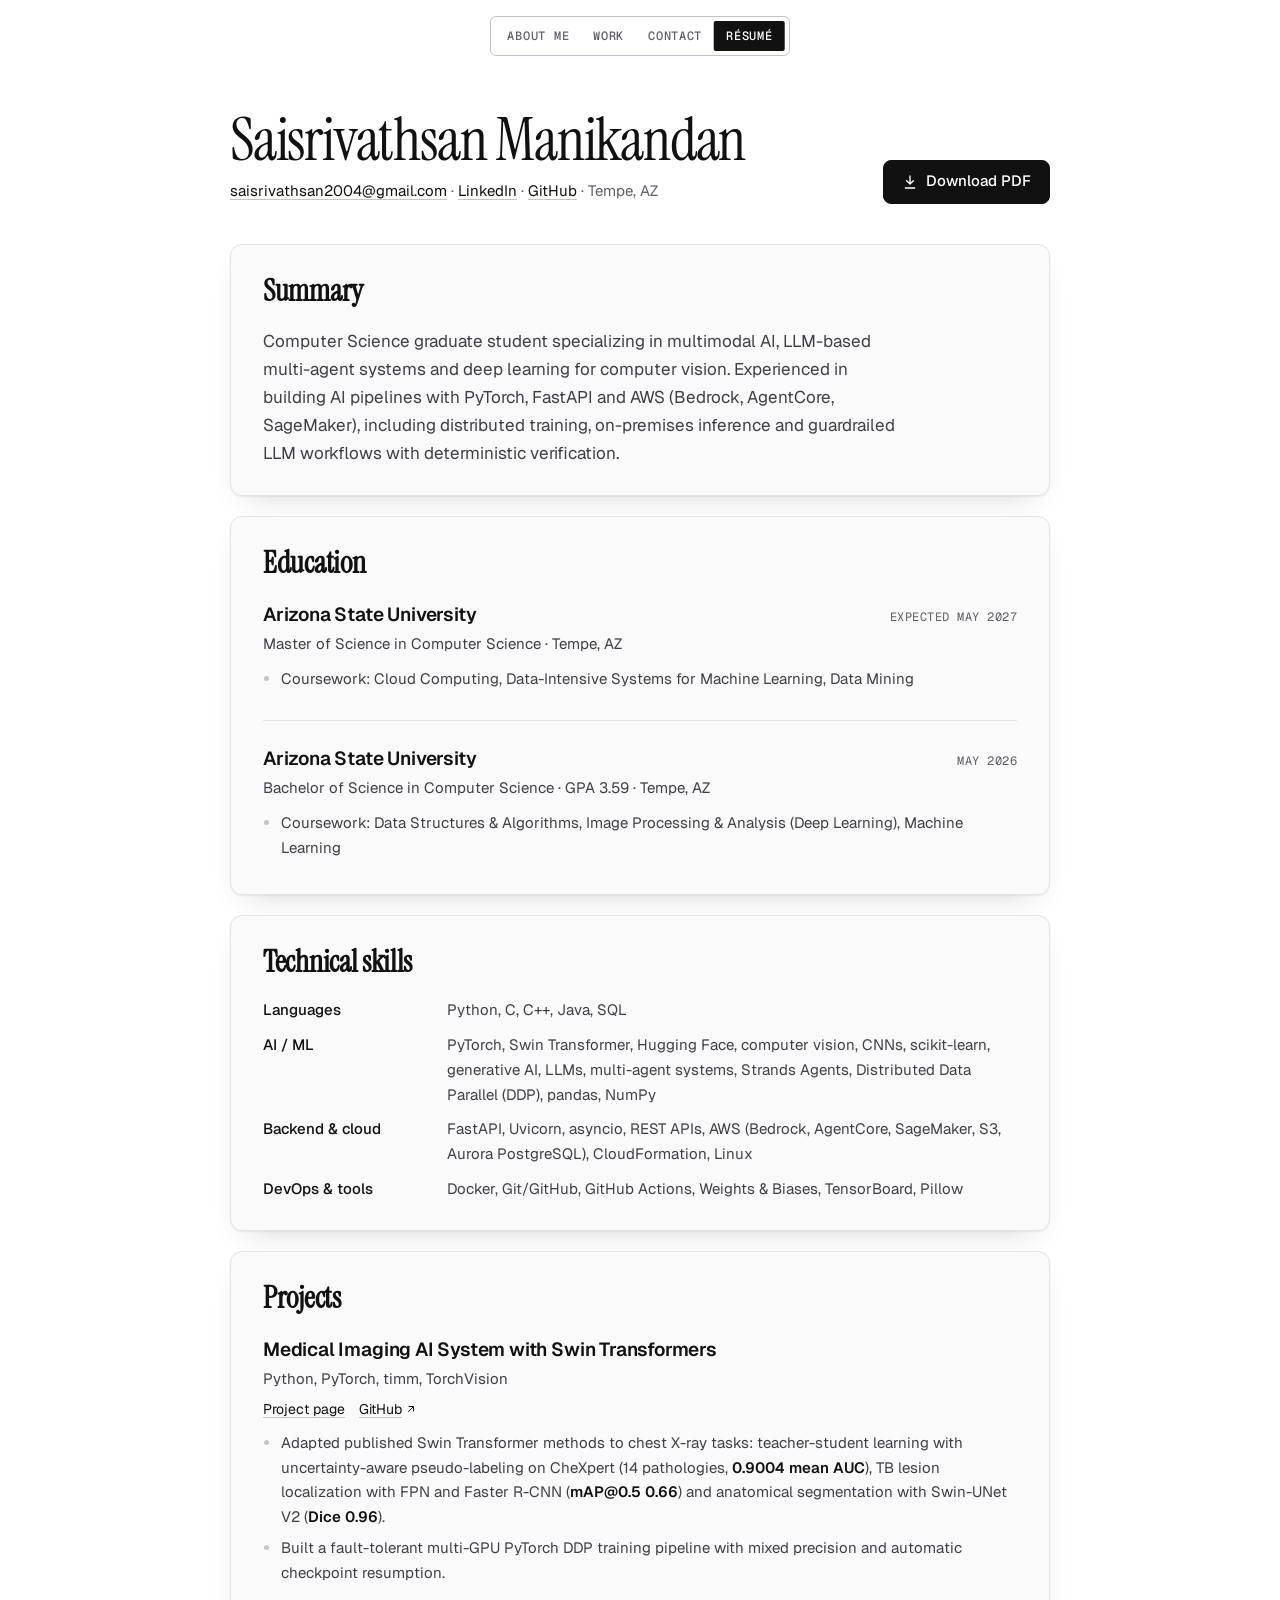
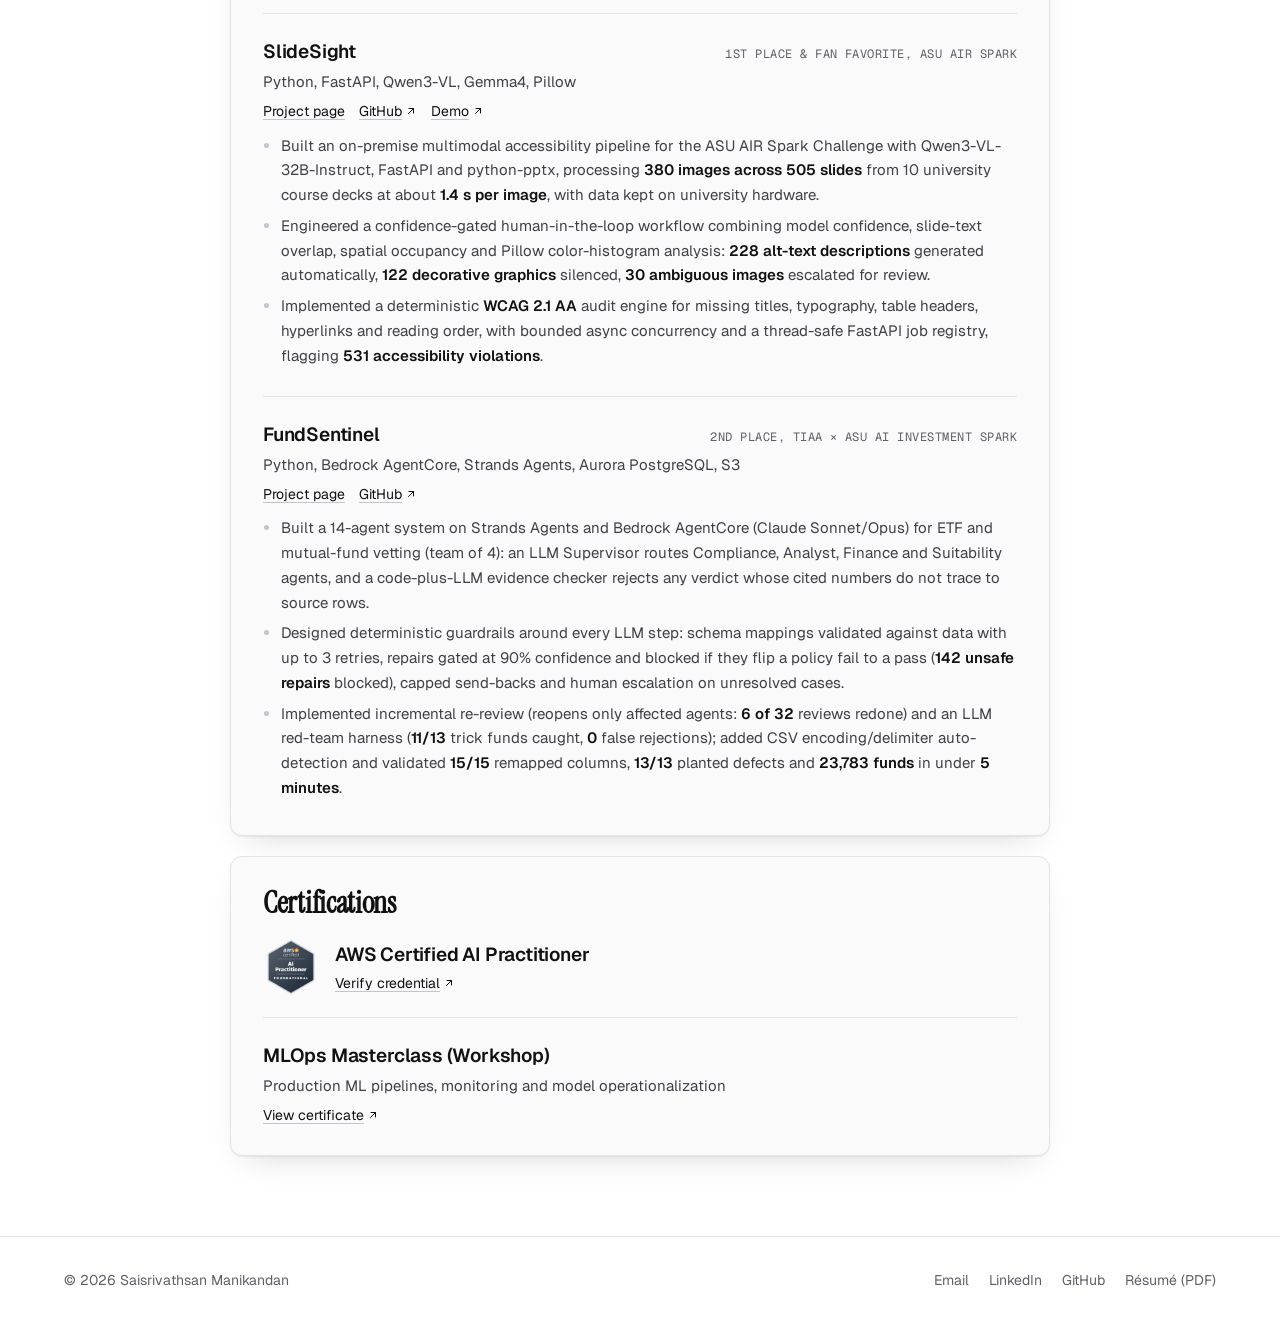
<file: resume.html>
<!DOCTYPE html>
<html lang="en">

<head>
  <meta charset="UTF-8">
  <meta name="viewport" content="width=device-width, initial-scale=1.0">
  <title>Résumé — Saisrivathsan Manikandan</title>
  <meta name="description"
    content="Résumé of Saisrivathsan Manikandan: M.S. Computer Science at Arizona State University, deep learning, computer vision, multimodal AI and LLM systems.">
  <meta property="og:title" content="Résumé — Saisrivathsan Manikandan">
  <meta property="og:description" content="M.S. Computer Science, ASU, May 2027. Deep learning, computer vision, multimodal AI, LLM systems.">
  <meta property="og:type" content="profile">
  <link rel="preconnect" href="https://fonts.googleapis.com">
  <link rel="preconnect" href="https://fonts.gstatic.com" crossorigin>
  <link href="https://fonts.googleapis.com/css2?family=Geist:wght@400;500;600;700&family=Geist+Mono:wght@400;500&family=Instrument+Serif:ital@0;1&display=swap"
    rel="stylesheet">
  <link rel="icon" href="data:,">
  <link rel="stylesheet" href="site.css">
</head>

<body>
  <header class="nav">
    <div class="nav-inner">
      <a class="brand" href="index.html">About me</a>
      <nav aria-label="Main">
        <ul>
          <li><a href="index.html#work">Work</a></li>
          <li><a href="index.html#contact">Contact</a></li>
          <li><a href="resume.html" aria-current="page">Résumé</a></li>
        </ul>
      </nav>
    </div>
  </header>

  <main class="wrap">
    <div class="resume-head">
      <div>
        <h1>Saisrivathsan Manikandan</h1>
        <p><a href="mailto:saisrivathsan2004@gmail.com">saisrivathsan2004@gmail.com</a> · <a
            href="https://linkedin.com/in/smanika3" target="_blank" rel="noopener">LinkedIn</a> · <a
            href="https://github.com/smanika3" target="_blank" rel="noopener">GitHub</a> · Tempe, AZ</p>
      </div>
      <a class="btn btn-primary" href="SAISRIVATHSAN_MANIKANDAN_RESUME.pdf" download>
        <svg viewBox="0 0 24 24" fill="none" stroke="currentColor" stroke-width="2" stroke-linecap="round"
          stroke-linejoin="round" aria-hidden="true"><path d="M12 3v12M7 10l5 5 5-5M5 21h14" /></svg>
        Download PDF
      </a>
    </div>

    <div class="resume">
      <section>
        <h2>Summary</h2>
        <p class="lede" style="font-size:17px;max-width:58ch">Computer Science graduate student specializing in
          multimodal AI, LLM-based multi-agent systems and deep learning for computer vision. Experienced in building
          AI pipelines with PyTorch, FastAPI and AWS (Bedrock, AgentCore, SageMaker), including distributed training,
          on-premises inference and guardrailed LLM workflows with deterministic verification.</p>
      </section>

      <section>
        <h2>Education</h2>
        <div class="entry">
          <div class="entry-top"><h3>Arizona State University</h3><span class="when">Expected May 2027</span></div>
          <p class="what">Master of Science in Computer Science · Tempe, AZ</p>
          <ul><li>Coursework: Cloud Computing, Data-Intensive Systems for Machine Learning, Data Mining</li></ul>
        </div>
        <div class="entry">
          <div class="entry-top"><h3>Arizona State University</h3><span class="when">May 2026</span></div>
          <p class="what">Bachelor of Science in Computer Science · GPA 3.59 · Tempe, AZ</p>
          <ul><li>Coursework: Data Structures &amp; Algorithms, Image Processing &amp; Analysis (Deep Learning), Machine
              Learning</li></ul>
        </div>
      </section>

      <section>
        <h2>Technical skills</h2>
        <dl class="skills">
          <dt>Languages</dt><dd>Python, C, C++, Java, SQL</dd>
          <dt>AI / ML</dt><dd>PyTorch, Swin Transformer, Hugging Face, computer vision, CNNs, scikit-learn, generative
            AI, LLMs, multi-agent systems, Strands Agents, Distributed Data Parallel (DDP), pandas, NumPy</dd>
          <dt>Backend &amp; cloud</dt><dd>FastAPI, Uvicorn, asyncio, REST APIs, AWS (Bedrock, AgentCore, SageMaker, S3,
            Aurora PostgreSQL), CloudFormation, Linux</dd>
          <dt>DevOps &amp; tools</dt><dd>Docker, Git/GitHub, GitHub Actions, Weights &amp; Biases, TensorBoard,
            Pillow</dd>
        </dl>
      </section>

      <section>
        <h2>Projects</h2>
        <div class="entry">
          <div class="entry-top"><h3>Medical Imaging AI System with Swin Transformers</h3></div>
          <p class="what">Python, PyTorch, timm, TorchVision</p>
          <div class="links"><a href="medical-imaging.html">Project page</a><a href="https://github.com/smanika3/Swin-CXR-Suite" target="_blank"
              rel="noopener">GitHub<svg class="ext" viewBox="0 0 24 24" fill="none" stroke="currentColor" stroke-width="2" stroke-linecap="round" aria-hidden="true"><path d="M7 17 17 7M8 7h9v9"/></svg></a></div>
          <ul>
            <li>Adapted published Swin Transformer methods to chest X-ray tasks: teacher-student learning with
              uncertainty-aware pseudo-labeling on CheXpert (14 pathologies, <strong>0.9004 mean AUC</strong>), TB lesion
              localization with FPN and Faster R-CNN (<strong>mAP@0.5 0.66</strong>) and anatomical segmentation with
              Swin-UNet V2 (<strong>Dice 0.96</strong>).</li>
            <li>Built a fault-tolerant multi-GPU PyTorch DDP training pipeline with mixed precision and automatic
              checkpoint resumption.</li>
          </ul>
        </div>
        <div class="entry">
          <div class="entry-top"><h3>SlideSight</h3><span class="when">1st Place &amp; Fan Favorite, ASU AIR
              Spark</span></div>
          <p class="what">Python, FastAPI, Qwen3-VL, Gemma4, Pillow</p>
          <div class="links"><a href="slidesight.html">Project page</a><a
              href="https://github.com/smanika3/ASU-AIR-SlideSight" target="_blank" rel="noopener">GitHub<svg class="ext" viewBox="0 0 24 24" fill="none" stroke="currentColor" stroke-width="2" stroke-linecap="round" aria-hidden="true"><path d="M7 17 17 7M8 7h9v9"/></svg></a><a
              href="https://youtu.be/GsoHh9ocpWg" target="_blank" rel="noopener">Demo<svg class="ext" viewBox="0 0 24 24" fill="none" stroke="currentColor" stroke-width="2" stroke-linecap="round" aria-hidden="true"><path d="M7 17 17 7M8 7h9v9"/></svg></a></div>
          <ul>
            <li>Built an on-premise multimodal accessibility pipeline for the ASU AIR Spark Challenge with
              Qwen3-VL-32B-Instruct, FastAPI and python-pptx, processing <strong>380 images across 505 slides</strong> from 10 university course decks at
              about <strong>1.4 s per image</strong>, with data kept on university hardware.</li>
            <li>Engineered a confidence-gated human-in-the-loop workflow combining model confidence, slide-text
              overlap, spatial occupancy and Pillow color-histogram analysis: <strong>228 alt-text descriptions</strong>
              generated automatically, <strong>122 decorative graphics</strong> silenced, <strong>30 ambiguous
              images</strong> escalated for review.</li>
            <li>Implemented a deterministic <strong>WCAG 2.1 AA</strong> audit engine for missing titles, typography,
              table headers, hyperlinks and reading order, with bounded async concurrency and a thread-safe FastAPI job
              registry, flagging <strong>531 accessibility violations</strong>.</li>
          </ul>
        </div>
        <div class="entry">
          <div class="entry-top"><h3>FundSentinel</h3><span class="when">2nd Place, TIAA × ASU AI Investment Spark</span></div>
          <p class="what">Python, Bedrock AgentCore, Strands Agents, Aurora PostgreSQL, S3</p>
          <div class="links"><a href="fundsentinel.html">Project page</a><a href="https://github.com/smanika3/FundSentinel"
              target="_blank" rel="noopener">GitHub<svg class="ext" viewBox="0 0 24 24" fill="none" stroke="currentColor" stroke-width="2" stroke-linecap="round" aria-hidden="true"><path d="M7 17 17 7M8 7h9v9"/></svg></a></div>
          <ul>
            <li>Built a 14-agent system on Strands Agents and Bedrock AgentCore (Claude Sonnet/Opus) for ETF and
              mutual-fund vetting (team of 4): an LLM Supervisor routes Compliance, Analyst, Finance and Suitability
              agents, and a code-plus-LLM evidence checker rejects any verdict whose cited numbers do not trace to
              source rows.</li>
            <li>Designed deterministic guardrails around every LLM step: schema mappings validated against data with up
              to 3 retries, repairs gated at 90% confidence and blocked if they flip a policy fail to a pass
              (<strong>142 unsafe repairs</strong> blocked), capped send-backs and human escalation on unresolved
              cases.</li>
            <li>Implemented incremental re-review (reopens only affected agents: <strong>6 of 32</strong> reviews redone)
              and an LLM red-team harness (<strong>11/13</strong> trick funds caught, <strong>0</strong> false
              rejections); added CSV encoding/delimiter auto-detection and validated <strong>15/15</strong> remapped
              columns, <strong>13/13</strong> planted defects and <strong>23,783 funds</strong> in under
              <strong>5 minutes</strong>.</li>
          </ul>
        </div>
      </section>

      <section>
        <h2>Certifications</h2>
        <div class="entry">
          <div class="cert">
            <img src="aws-badge.png" alt="AWS Certified AI Practitioner badge" width="56" height="56">
            <div>
              <h3>AWS Certified AI Practitioner</h3>
              <div class="links" style="margin-top:2px"><a
                  href="https://www.credly.com/badges/026e660d-f387-4956-9046-0d288bc79c01/public_url" target="_blank"
                  rel="noopener">Verify credential<svg class="ext" viewBox="0 0 24 24" fill="none" stroke="currentColor" stroke-width="2" stroke-linecap="round" aria-hidden="true"><path d="M7 17 17 7M8 7h9v9"/></svg></a></div>
            </div>
          </div>
        </div>
        <div class="entry">
          <h3>MLOps Masterclass (Workshop)</h3>
          <p class="what">Production ML pipelines, monitoring and model operationalization</p>
          <div class="links"><a href="https://credsverse.com/credentials/663e20d4-a809-4225-8f23-78f6ed3750b4"
              target="_blank" rel="noopener">View certificate<svg class="ext" viewBox="0 0 24 24" fill="none" stroke="currentColor" stroke-width="2" stroke-linecap="round" aria-hidden="true"><path d="M7 17 17 7M8 7h9v9"/></svg></a></div>
        </div>
      </section>
    </div>
  </main>

  <footer>
    <div class="foot">
      <span>© 2026 Saisrivathsan Manikandan</span>
      <nav aria-label="Elsewhere">
        <a href="mailto:saisrivathsan2004@gmail.com">Email</a>
        <a href="https://linkedin.com/in/smanika3" target="_blank" rel="noopener">LinkedIn</a>
        <a href="https://github.com/smanika3" target="_blank" rel="noopener">GitHub</a>
        <a href="SAISRIVATHSAN_MANIKANDAN_RESUME.pdf" download>Résumé (PDF)</a>
      </nav>
    </div>
  </footer>
  <script src="motion.js" defer></script>
</body>

</html>
</file>
<file: site.css>
/* Shared styles for every page. */
/* Theme: plain white ground, black ink and buttons, neutral greys */
:root {
  color-scheme: light;
  --bg: #ffffff;
  --bg-soft: #f4f4f5;
  --ink: #111111;
  --ink-2: #3f3f46;
  --muted: #5f5f66;
  --line: #e4e4e7;
  --line-strong: #c4c4cc;
  --accent: #111111;
  --accent-soft: #f0f0f1;
  --accent-ink: #111111;
  --on-accent: #ffffff;
  --code-bg: #111111;
  --code-ink: #e6edf5;
  --code-muted: #93a1b2;
  --raised: #fafafa;
  --radius: 8px;
  --ease-out: cubic-bezier(.22, 1, .36, 1);
  --max: 1200px;
  --sans: "Geist", ui-sans-serif, system-ui, sans-serif;
  --serif: "Instrument Serif", ui-serif, Georgia, serif;
  --mono: "Geist Mono", ui-monospace, SFMono-Regular, Menlo, monospace;
}

* { box-sizing: border-box; margin: 0; padding: 0; }
html { scroll-behavior: smooth; scroll-padding-top: 80px; }
body {
  background: var(--bg);
  color: var(--ink);
  font: 400 16px/1.65 var(--sans);
  -webkit-font-smoothing: antialiased;
  text-rendering: optimizeLegibility;
}
::selection { background: var(--accent); color: var(--on-accent); }
a { color: var(--accent); text-decoration: none; }
a:hover { text-decoration: underline; text-underline-offset: 3px; }
/* Accent is black, so inline links need a resting underline to read as links. */
p a, .row a, .links a { text-decoration: underline; text-decoration-color: var(--line-strong); text-underline-offset: 3px; transition: text-decoration-color .15s; }
p a:hover, .row a:hover, .links a:hover { text-decoration-color: var(--ink); }
:focus-visible { outline: 2px solid var(--accent); outline-offset: 3px; border-radius: 4px; }
code, .mono { font-family: var(--mono); font-size: .9em; }
p code, li code, td code {
  background: var(--bg-soft);
  border: 1px solid var(--line);
  border-radius: 5px;
  padding: .05em .35em;
  word-break: break-word;
}

/* NAV: floating mono index, centred. A black marker (.nav-ind, positioned by motion.js)
   slides to the current section; view transitions carry it across pages. */
@view-transition { navigation: auto; }
.nav {
  position: sticky; top: 16px; z-index: 10;
  width: fit-content; max-width: calc(100% - 32px); margin: 16px auto 0;
}
.nav-inner {
  position: relative; display: flex; align-items: center; gap: 0; padding: 4px;
  background: color-mix(in srgb, var(--bg) 90%, transparent);
  backdrop-filter: saturate(180%) blur(12px); -webkit-backdrop-filter: saturate(180%) blur(12px);
  border: 1px solid var(--line-strong); border-radius: 6px;
}
.nav ul { list-style: none; display: flex; }
.nav a {
  position: relative; z-index: 1; display: block; padding: 9px 12px; border-radius: 2px; white-space: nowrap;
  font: 500 12px/1 var(--mono); letter-spacing: .06em; text-transform: uppercase;
  color: var(--muted); transition: color .3s var(--ease-out);
}
.nav a:hover { color: var(--ink); text-decoration: none; }
.nav a.is-active { color: var(--on-accent); }
.nav-ind {
  position: absolute; top: 4px; bottom: 4px; left: 0; width: 0;
  background: var(--ink); border-radius: 2px; view-transition-name: nav-ind;
}
.nav-ind.is-ready { transition: transform .45s var(--ease-out), width .45s var(--ease-out); }
@media (prefers-reduced-motion: reduce) {
  .nav-ind.is-ready { transition: none; }
  @view-transition { navigation: none; }
}
::view-transition-group(nav-ind) { animation-duration: .45s; animation-timing-function: cubic-bezier(.22, 1, .36, 1); }

/* HERO */
.wrap { max-width: var(--max); margin: 0 auto; padding: 0 24px; }
.crumbs { padding-top: 40px; font-size: 14px; color: var(--muted); }
.crumbs a { color: var(--muted); }
.hero {
  display: grid; grid-template-columns: 1fr 1.15fr; gap: 56px; align-items: center;
  padding: 32px 0 56px;
}
.pill {
  display: inline-flex; align-items: center; gap: 8px;
  border: 1px solid var(--line-strong); color: var(--ink);
  font-size: 13px; font-weight: 500; padding: 5px 10px; border-radius: 6px;
}
.pill svg { width: 14px; height: 14px; }
h1 {
  font-size: clamp(52px, 7vw, 84px); line-height: .95;
  letter-spacing: -.02em; margin: 18px 0 18px;
}
.lede { font-size: 20px; line-height: 1.55; color: var(--ink-2); max-width: 34ch; text-wrap: pretty; }
.actions { display: flex; flex-wrap: wrap; gap: 12px; margin-top: 28px; }
.btn {
  display: inline-flex; align-items: center; gap: 8px; height: 44px; padding: 0 18px;
  border-radius: var(--radius); font-size: 15px; font-weight: 500;
  border: 1px solid var(--ink); transition: background .15s, color .15s, border-color .15s;
}
.btn:hover { text-decoration: none; }
.btn svg { width: 16px; height: 16px; }
.btn-primary { background: var(--accent); border-color: var(--accent); color: var(--on-accent); }
.btn-primary:hover { background: var(--ink-2); border-color: var(--ink-2); }
.btn-secondary { background: var(--bg); color: var(--ink); border-color: var(--line-strong); }
.btn-secondary:hover { border-color: var(--ink); }
.meta {
  display: flex; flex-wrap: wrap; gap: 6px 20px; margin-top: 28px;
  font-size: 14px; color: var(--muted);
}
.meta b { color: var(--ink); font-weight: 500; }

.video {
  position: relative; display: block; aspect-ratio: 16 / 9; overflow: hidden;
  border-radius: var(--radius); border: 1px solid var(--line); background: #000;
}
.video img { width: 100%; height: 100%; object-fit: cover; display: block; transition: transform .4s var(--ease-out); }
.video:hover img { transform: scale(1.02); }
.video .play {
  position: absolute; inset: 0; margin: auto; width: 68px; height: 68px; border-radius: 50%;
  background: rgba(10, 10, 10, .78); display: grid; place-items: center;
  transition: background .15s, transform .2s;
}
.video:hover .play { background: #000; transform: scale(1.05); }
.video .play svg { width: 24px; height: 24px; margin-left: 3px; fill: #fff; }
.video .label {
  position: absolute; left: 14px; bottom: 12px; color: #fff; font-size: 13px; font-weight: 500;
  background: rgba(10, 10, 10, .7); padding: 4px 10px; border-radius: 6px;
}
.video iframe { position: absolute; inset: 0; width: 100%; height: 100%; border: 0; }

/* STATS */
.stats {
  display: grid; grid-template-columns: repeat(4, 1fr);
  border: 1px solid var(--line); border-radius: var(--radius); overflow: hidden;
}
.stat { padding: 24px; border-right: 1px solid var(--line); }
.stat:last-child { border-right: 0; }
.stat b {
  display: block; font-size: 40px; font-weight: 600; letter-spacing: -.04em; line-height: 1.1;
  font-variant-numeric: tabular-nums;
}
.stat span { font-size: 14px; color: var(--muted); }
.stats-note { font-size: 14px; color: var(--muted); margin-top: 12px; }

/* BODY LAYOUT */
.body { display: grid; grid-template-columns: 200px minmax(0, 1fr); gap: 64px; padding: 88px 0 40px; }
.toc { position: sticky; top: 96px; align-self: start; }
.toc p { font-size: 13px; font-weight: 500; color: var(--ink); margin-bottom: 10px; }
.toc ol { list-style: none; border-left: 1px solid var(--line); }
.toc a {
  display: block; padding: 5px 0 5px 14px; margin-left: -1px; border-left: 1px solid transparent;
  font-size: 14px; color: var(--muted);
}
.toc a:hover { color: var(--ink); text-decoration: none; }
.toc a[aria-current="true"] { color: var(--ink); border-left-color: var(--ink); font-weight: 500; }

article { max-width: 600px; }
section { padding-bottom: 72px; }
h2 { font-size: 30px; font-weight: 600; letter-spacing: -.03em; line-height: 1.2; margin-bottom: 18px; }
h3 { font-size: 18px; font-weight: 600; letter-spacing: -.01em; margin: 32px 0 10px; }
article p { color: var(--ink-2); margin-bottom: 16px; text-wrap: pretty; font-size: 17px; }
article p strong { color: var(--ink); font-weight: 600; }
article ul { color: var(--ink-2); padding-left: 20px; margin-bottom: 16px; font-size: 17px; }
article li { margin-bottom: 8px; }
article li::marker { color: var(--line-strong); }

.quote {
  border: 1px solid var(--line); border-radius: var(--radius); background: var(--bg-soft);
  padding: 16px 18px; margin: 20px 0 24px; font-size: 15px; color: var(--ink-2);
}
.quote .rule { display: block; color: var(--ink); margin-top: 6px; font-weight: 500; }
.quote .mono { display: block; color: var(--ink); margin-top: 6px; word-break: break-all; }

.grid-2 { display: grid; grid-template-columns: 1fr 1fr; gap: 16px; margin: 24px 0; }
.card { border: 1px solid var(--line); border-radius: var(--radius); padding: 22px; }
.card h3 { margin: 0 0 8px; font-size: 16px; }
.card p { font-size: 15px; margin: 0; }

/* PIPELINE */
.pipeline {
  display: grid; margin: 24px 0 8px;
  border: 1px solid var(--line); border-radius: var(--radius); overflow: hidden;
}
.step {
  display: grid; grid-template-columns: 28px 96px 140px 1fr; gap: 12px; align-items: baseline;
  padding: 14px 18px; border-bottom: 1px solid var(--line);
}
.step:last-child { border-bottom: 0; }
.step .n { font-family: var(--mono); font-size: 12px; color: var(--muted); }
.step b { font-size: 15px; font-weight: 600; }
.step a, .step .mono { font: 400 13px var(--mono); }
.step .mono { font-family: var(--sans); color: var(--muted); }
.step p { font-size: 14px; line-height: 1.5; margin: 0; }

pre {
  border: 1px solid var(--line);
  background: var(--code-bg); color: var(--code-ink); border-radius: var(--radius);
  padding: 18px 20px; overflow-x: auto; font: 400 13px/1.7 var(--mono); margin: 20px 0 24px;
}
pre .c { color: var(--code-muted); }
pre .ok { color: #62c073; }
pre .rv { color: #f5a623; }
pre .dc { color: #8fb8ff; }
.pre-label { font-size: 13px; color: var(--muted); margin-bottom: -12px; }

/* TABLES */
.table-wrap { border: 1px solid var(--line); border-radius: var(--radius); overflow-x: auto; margin: 20px 0 24px; }
table { width: 100%; border-collapse: collapse; font-size: 14px; }
th, td { text-align: left; padding: 12px 16px; border-bottom: 1px solid var(--line); vertical-align: top; }
th { font-weight: 500; color: var(--muted); background: var(--bg-soft); font-size: 13px; }
tr:last-child td { border-bottom: 0; }
th.num { text-align: right; }
td.num { text-align: right; font-variant-numeric: tabular-nums; font-weight: 500; color: var(--ink); white-space: nowrap; }
td:first-child { color: var(--ink); font-weight: 500; }
td { color: var(--ink-2); }

.callout {
  display: grid; grid-template-columns: repeat(3, 1fr); gap: 0; margin: 24px 0;
  border: 1px solid var(--line); border-radius: var(--radius); overflow: hidden;
}
.callout div { padding: 18px; border-right: 1px solid var(--line); }
.callout div:last-child { border-right: 0; }
.callout b { display: block; font-size: 26px; font-weight: 600; letter-spacing: -.03em; font-variant-numeric: tabular-nums; }
.callout span { font-size: 13px; color: var(--muted); line-height: 1.4; display: block; margin-top: 2px; }

.unproven li { padding-left: 4px; }

/* DECK */
.deck {
  container-type: inline-size; overflow: hidden; border: 1px solid var(--line); border-radius: var(--radius); background: var(--bg-soft);
  display: grid; place-items: center; text-align: center; color: var(--muted); font-size: 14px; margin: 20px 0 24px;
}
.deck iframe { display: block; width: 100%; height: calc(100cqw * 9 / 16 + 37px); border: 0; } /* 37px = Slides toolbar */

.stack { display: flex; flex-wrap: wrap; gap: 8px; margin: 12px 0 20px; }
.stack span {
  font: 400 13px/1 var(--sans); padding: 7px 10px; border: 1px solid var(--line); border-radius: 6px; color: var(--ink-2);
}

/* NEXT + FOOTER */
.next {
  display: flex; justify-content: space-between; align-items: center; gap: 16px;
  border: 1px solid var(--line); border-radius: var(--radius); padding: 24px; margin: 8px 0 80px; color: var(--ink);
  transition: border-color .15s;
}
.next:hover { border-color: var(--ink); text-decoration: none; }
.next b { font-size: 20px; font-weight: 600; letter-spacing: -.02em; }
.next svg { width: 20px; height: 20px; flex: none; }
footer { border-top: 1px solid var(--line); }
.foot {
  max-width: var(--max); margin: 0 auto; padding: 32px 24px; display: flex; flex-wrap: wrap;
  justify-content: space-between; gap: 16px; font-size: 14px; color: var(--muted);
}
.foot nav { display: flex; flex-wrap: wrap; gap: 20px; }
.foot a { color: var(--muted); }
.foot a:hover { color: var(--ink); }

/* MOTION: one entrance on the hero */
@media (prefers-reduced-motion: no-preference) {
  .hero > *, .intro { animation: rise .7s var(--ease-out) both; }
  .hero > :nth-child(2) { animation-delay: .08s; }
  @keyframes rise { from { opacity: 0; transform: translateY(10px); } }
}

/* RESPONSIVE */
@media (max-width: 960px) {
  .hero { grid-template-columns: minmax(0, 1fr); gap: 32px; }
  .lede { max-width: 48ch; }
  .body { grid-template-columns: minmax(0, 1fr); gap: 0; padding-top: 64px; }
  .toc { display: none; }
}
@media (max-width: 640px) {
  .nav { top: 10px; margin-top: 10px; }
  .nav a { padding: 9px 10px; }
  .stats { grid-template-columns: 1fr 1fr; }
  .stat { padding: 18px; }
  .stat:nth-child(2) { border-right: 0; }
  .stat:nth-child(-n+2) { border-bottom: 1px solid var(--line); }
  .stat b { font-size: 32px; }
  .grid-2, .callout { grid-template-columns: 1fr; }
  .callout div { border-right: 0; border-bottom: 1px solid var(--line); }
  .callout div:last-child { border-bottom: 0; }
  h2 { font-size: 26px; }
  .step { grid-template-columns: 28px 1fr; row-gap: 2px; }
  .step a, .step .mono, .step p { grid-column: 2; }
  .lede { font-size: 18px; }
}

/* HOME */
.intro { padding: 72px 0 56px; display: grid; grid-template-columns: minmax(0, 1fr) auto; gap: 64px; align-items: center; }
.intro .avatar { order: 2; width: clamp(260px, 28vw, 400px); height: auto; aspect-ratio: 1; border-radius: 50%; object-fit: cover; border: 1px solid var(--line); display: block; }
.intro h1 { margin: 0 0 18px; }
.intro .lede { max-width: 44ch; }
.intro .bio { margin-top: 14px; max-width: 60ch; color: var(--ink-2); font-size: 16px; }
.status { display: inline-flex; align-items: flex-start; gap: 8px; margin-top: 20px; font-size: 14px; color: var(--ink-2); text-wrap: balance; }
@media (min-width: 961px) {
  .featured .project > p { min-height: calc(3em * 1.65); }
  .featured .lead { margin-top: 0; }
  .featured .more { margin-top: auto; }
  .featured .wide { display: grid; grid-template-columns: minmax(0, 1fr) minmax(0, 1fr); grid-template-rows: auto auto 1fr auto; column-gap: 56px; row-gap: 14px; }
  .featured .wide > * { grid-column: 1; }
  .featured .wide > p { min-height: 0; }
  .featured .wide .lead { grid-column: 2; grid-row: 1 / 4; align-self: end; }
  .featured .wide .small { grid-column: 2; grid-row: 4; align-self: end; }
}
.status::before { content: ""; flex: none; margin-top: 8px; width: 8px; height: 8px; border-radius: 50%; background: #1f9d55; }

.home-section { padding: 96px 0 0; }
.home-section > h2 { margin-bottom: 20px; }
#work { padding-top: 40px; }
#contact { padding-top: 64px; }

.featured { display: grid; grid-template-columns: 1fr 1fr; gap: 16px; }
/* A third card sits centred under the pair, at the same width as one column. */
.featured .wide { grid-column: 1 / -1; }
.project { display: flex; flex-direction: column; gap: 14px; padding: 28px; color: var(--ink); }
.project:hover { text-decoration: none; }
.project .pill { align-self: flex-start; justify-self: start; }
.project h3 { margin: 0; font-size: 24px; font-weight: 600; letter-spacing: -.03em; }
.project p { color: var(--ink-2); font-size: 15px; }
.project .more { font-size: 14px; font-weight: 500; display: inline-flex; align-items: center; gap: 6px; }
.project .more svg { width: 16px; height: 16px; transition: transform .2s var(--ease-out); }
.project:hover .more svg { transform: translateX(3px); }

.rows { border: 1px solid var(--line); border-radius: var(--radius); margin-top: 16px; }
.row { display: grid; grid-template-columns: 220px 1fr auto; gap: 24px; align-items: baseline; padding: 18px 22px; border-bottom: 1px solid var(--line); }
.row:last-child { border-bottom: 0; }
.row b { font-weight: 600; }
.row p { color: var(--ink-2); font-size: 15px; }
.row a { font-size: 14px; white-space: nowrap; }


.contact { border: 1px solid var(--line); border-radius: var(--radius); padding: 48px; margin-bottom: 96px; max-width: 760px; }
.contact h2 { margin-bottom: 10px; }
.contact > p { color: var(--ink-2); max-width: 56ch; }
.email { display: flex; flex-wrap: wrap; align-items: center; gap: 12px 16px; margin-top: 28px; }
.email a { font-size: clamp(20px, 3vw, 28px); font-weight: 600; letter-spacing: -.03em; color: var(--ink); word-break: break-all; }
.email .btn { height: 36px; padding: 0 14px; font-size: 14px; cursor: pointer; font-family: inherit; }

.lead { border-top: 1px solid var(--line); padding-top: 16px; margin-top: auto; }
.lead b { display: block; font-size: 32px; font-weight: 600; letter-spacing: -.04em; line-height: 1.1; font-variant-numeric: tabular-nums; }
.lead span { font-size: 14px; color: var(--muted); }
.project .small { font-size: 13px; color: var(--muted); }
.split { display: flex; gap: 2px; height: 8px; border-radius: 6px; overflow: hidden; }
.split i:nth-child(1), .split-key li:nth-child(1) i { background: var(--ink); }
.split i:nth-child(2), .split-key li:nth-child(2) i { background: var(--line-strong); }
.split i:nth-child(3), .split-key li:nth-child(3) i { background: repeating-linear-gradient(135deg, var(--ink) 0 1.5px, var(--bg) 1.5px 3px); box-shadow: inset 0 0 0 1px var(--ink); }
.split-key { list-style: none; display: flex; flex-wrap: wrap; gap: 4px 16px; font-size: 13px; color: var(--muted); }
.split-key i { display: inline-block; width: 10px; height: 10px; border-radius: 2px; margin-right: 6px; vertical-align: -1px; }

/* RESUME */
.resume-head { max-width: 820px; margin: 0 auto; display: flex; justify-content: space-between; align-items: flex-end; gap: 24px; padding: 56px 0 8px; }
.resume-head h1 { margin: 0 0 10px; }
.resume-head p { color: var(--muted); font-size: 15px; }
.resume { max-width: 820px; margin: 0 auto; padding: 32px 0 80px; display: grid; gap: 20px; }
.resume section { padding: 28px 32px; }
/* Raised cards (résumé sections, project cards): lit top edge + layered drop shadow.
   Hover lifts with transform and fades a pre-rendered deeper shadow in via opacity,
   so nothing repaints mid-animation. */
.resume section, .project {
  position: relative; border-radius: 12px; border: 1px solid var(--line);
  background: var(--raised);
  box-shadow: 0 1px 2px rgba(0, 0, 0, .06), 0 14px 32px -16px rgba(0, 0, 0, .18);
  transition: transform .6s var(--ease-out), border-color .6s var(--ease-out);
}
.resume section::after, .project::after {
  content: ""; position: absolute; inset: -1px; border-radius: inherit; pointer-events: none;
  box-shadow: 0 28px 56px -22px rgba(0, 0, 0, .28); opacity: 0; transition: opacity .6s var(--ease-out);
}
.resume section:hover, .project:hover { transform: translateY(-4px); border-color: var(--line-strong); }
.resume section:hover::after, .project:hover::after { opacity: 1; }
@media (prefers-reduced-motion: reduce) {
  .resume section, .project, .resume section::after, .project::after { transition: none; }
  .resume section:hover, .project:hover { transform: none; }
}
.resume h2 { font-size: 24px; font-weight: 600; letter-spacing: -.02em; margin-bottom: 18px; }
.entry { padding: 0 0 22px; }
.entry + .entry { border-top: 1px solid var(--line); padding-top: 22px; }
.entry-top { display: flex; justify-content: space-between; gap: 16px; align-items: baseline; flex-wrap: wrap; }
.entry h3 { margin: 0; font-size: 19px; font-weight: 600; letter-spacing: -.01em; }
.entry .when { font-size: 14px; color: var(--muted); font-variant-numeric: tabular-nums; }
.entry .what { color: var(--ink-2); font-size: 15px; margin-top: 2px; }
.entry .links { display: flex; gap: 14px; font-size: 14px; margin-top: 6px; }
.entry ul { margin: 10px 0 0; padding-left: 18px; color: var(--ink-2); font-size: 15px; }
.entry li { margin-bottom: 6px; }
.entry li::marker { color: var(--line-strong); }
.entry li strong { color: var(--ink); font-weight: 600; }
.skills { display: grid; grid-template-columns: 160px 1fr; gap: 10px 24px; font-size: 15px; }
.skills dt { font-weight: 500; }
.skills dd { color: var(--ink-2); }
.cert { display: flex; align-items: center; gap: 16px; }
.cert img { width: 56px; height: 56px; }

@media (max-width: 960px) {
  .featured,   .intro { grid-template-columns: minmax(0, 1fr); gap: 32px; }
  .intro .avatar { order: 0; width: 200px; }
        .row { grid-template-columns: minmax(0, 1fr) auto; }
  .row p { grid-column: 1 / -1; grid-row: 2; }
}
@media (max-width: 640px) {
  .intro { padding: 48px 0 40px; }
  .intro .avatar { width: 140px; }
  .intro { gap: 24px; }
  .intro > div { display: flex; flex-direction: column; }
  .intro .status { align-self: flex-start; margin-top: 16px; }
  .intro .actions { margin-top: 20px; }
  .intro .bio { order: 1; margin-top: 28px; }
  .project { padding: 22px; }
  .contact { padding: 28px; margin-bottom: 56px; }
  .resume-head { flex-direction: column; align-items: flex-start; }
  .resume section { padding: 22px 20px; }
  .skills { grid-template-columns: 1fr; gap: 2px; }
  .skills dd { margin-bottom: 10px; }
  .home-section { padding-top: 72px; }
}

/* OUTCOME PANEL (FundSentinel hero) */
.outcomes { border: 1px solid var(--line); border-radius: var(--radius); overflow: hidden; }
.outcomes header { padding: 14px 18px; border-bottom: 1px solid var(--line); background: var(--bg-soft); font-size: 13px; color: var(--muted); }
.outcome { display: grid; grid-template-columns: 12px 190px 1fr; gap: 12px; align-items: baseline; padding: 14px 18px; border-bottom: 1px solid var(--line); font-size: 14px; }
.outcome:last-child { border-bottom: 0; }
.outcome i { width: 8px; height: 8px; border-radius: 50%; display: block; transform: translateY(-1px); }
.outcome b { font-weight: 600; }
.outcome span { color: var(--muted); }
@media (max-width: 640px) {
  .outcome { grid-template-columns: 12px 1fr; }
  .outcome span { grid-column: 2; }
}

.ext { width: 12px; height: 12px; margin-left: 3px; vertical-align: -1px; }
.entry:last-child { padding-bottom: 0; }

/* Type variation: serif display for titles and figures, mono for small labels */
h1, h2, .email a { font-family: var(--serif); font-weight: 400; }
.intro h1 { font-size: clamp(48px, 6.5vw, 76px); }
.resume-head h1 { font-size: clamp(42px, 5.5vw, 60px); }
h2 { font-size: 36px; letter-spacing: -.01em; }
.resume h2 { font-size: 30px; letter-spacing: -.01em; }
.email a { font-style: italic; letter-spacing: -.01em; }
.lede { font-family: var(--serif); font-style: italic; font-size: 24px; line-height: 1.4; }
.pill, .when, .crumbs, .toc p, .meta, .entry .when, .stats-note {
  font-family: var(--mono); font-size: 12px; letter-spacing: .04em; text-transform: uppercase;
}
@media (max-width: 640px) {
  h2 { font-size: 30px; }
  .lede { font-size: 20px; }
}
/* Résumé summary is a paragraph, not a lede: keep it in the body face. */
.resume .lede { font-family: var(--sans); font-style: normal; line-height: 1.65; }

/* Scroll motion. Content is visible by default; motion only runs where supported and allowed. */
@media (prefers-reduced-motion: no-preference) {
  @supports (animation-timeline: view()) {
    .project, .resume section, .stats, .rows, .contact, article > section {
      animation: reveal linear both;
      animation-timeline: view();
      animation-range: entry 0% entry 40%;
    }
    .split i { transform-origin: left; animation: fill linear both; animation-timeline: view(); animation-range: entry 20% entry 70%; }
  }
}
@keyframes reveal { from { opacity: 0; transform: translateY(28px); clip-path: inset(0 0 12% 0 round 12px); } }
@keyframes fill { from { transform: scaleX(0); } }
/* Long label lines stay sentence case; uppercase is only for short tags. */
.stats-note, .meta { text-transform: none; letter-spacing: 0; }

/* MEDICAL IMAGING: hero diagram, task tabs, figures */
.hero-sum { margin-top: 16px; max-width: 58ch; color: var(--ink-2); text-wrap: pretty; }
.arch { border: 1px solid var(--line); border-radius: 12px; padding: 24px; background: var(--raised); }
.arch-in { text-align: center; font: 500 12px/1 var(--mono); letter-spacing: .06em; text-transform: uppercase; color: var(--muted); }
.arch-bb {
  position: relative; margin-top: 24px; padding: 14px 16px; border-radius: var(--radius);
  background: var(--ink); color: var(--on-accent); text-align: center;
}
.arch-bb::before { content: ""; position: absolute; left: 50%; top: -18px; height: 12px; border-left: 1px solid var(--line-strong); }
.arch-bb b { display: block; font-weight: 600; letter-spacing: -.01em; }
.arch-bb span { font-size: 13px; color: color-mix(in srgb, var(--on-accent) 65%, var(--ink)); }
.arch-heads { position: relative; list-style: none; display: grid; grid-template-columns: repeat(3, minmax(0, 1fr)); gap: 10px; margin-top: 28px; }
.arch-heads::before { content: ""; position: absolute; top: -14px; left: 16.66%; right: 16.66%; border-top: 1px solid var(--line-strong); }
.arch-heads li { position: relative; display: flex; }
.arch-heads li::before { content: ""; position: absolute; left: 50%; top: -14px; height: 14px; border-left: 1px solid var(--line-strong); }
.arch-heads a {
  flex: 1; display: flex; flex-direction: column; gap: 2px; padding: 12px; border: 1px solid var(--line); border-radius: var(--radius);
  background: var(--bg); color: var(--ink); transition: border-color .15s;
}
.arch-heads a:hover { border-color: var(--ink); text-decoration: none; }
.arch-heads .n { font: 500 11px/1 var(--mono); letter-spacing: .06em; color: var(--muted); }
.arch-heads b { margin-top: 6px; font-size: 15px; font-weight: 600; letter-spacing: -.01em; }
.arch-heads small { font-size: 12px; line-height: 1.4; color: var(--muted); }
.arch-heads strong { margin-top: auto; padding-top: 12px; font-size: 24px; font-weight: 600; letter-spacing: -.04em; font-variant-numeric: tabular-nums; }


.arch figcaption { margin-top: 14px; font-size: 12px; line-height: 1.5; color: var(--muted); text-align: center; text-wrap: balance; }
/* The tab strip sticks under the floating top bar; its solid ground hides content scrolling beneath. */
.tasks-bar { position: sticky; top: 0; z-index: 9; padding: 72px 0 12px; background: var(--bg); border-bottom: 1px solid var(--line); }
.tasks {
  position: relative; display: flex; width: fit-content; max-width: 100%; padding: 4px;
  background: color-mix(in srgb, var(--bg) 90%, transparent);
  backdrop-filter: saturate(180%) blur(12px); -webkit-backdrop-filter: saturate(180%) blur(12px);
  border: 1px solid var(--line-strong); border-radius: var(--radius);
}
.tasks a {
  position: relative; z-index: 1; display: flex; align-items: baseline; gap: 8px; padding: 11px 18px; border-radius: 2px;
  font-size: 15px; font-weight: 500; line-height: 1; white-space: nowrap; color: var(--muted); transition: color .3s var(--ease-out);
}
.tasks a span { font: 500 11px/1 var(--mono); letter-spacing: .06em; color: var(--muted); transition: color .3s var(--ease-out); }
.tasks a:hover { color: var(--ink); text-decoration: none; }
.tasks a[aria-current="true"] { color: var(--on-accent); }
.tasks a[aria-current="true"] span { color: color-mix(in srgb, var(--on-accent) 65%, var(--ink)); }
.tasks-ind { position: absolute; top: 4px; bottom: 4px; left: 0; width: 0; background: var(--ink); border-radius: 2px; }
.tasks-ind.is-ready { transition: transform .45s var(--ease-out), width .45s var(--ease-out); }
@media (prefers-reduced-motion: reduce) { .tasks-ind.is-ready { transition: none; } }
html:has(.tasks) { scroll-padding-top: 148px; }
.task.body { padding-top: 48px; }
.task[hidden] { display: none; }
.task .toc { top: 148px; }

.fig { margin: 24px 0 28px; }
.grid-2 > .fig { margin: 0; }
.fig img { display: block; width: 100%; height: auto; border: 1px solid var(--line); border-radius: var(--radius); background: #fff; }
.fig figcaption { margin-top: 8px; font-size: 13px; line-height: 1.5; color: var(--muted); }

@media (max-width: 640px) {
  .arch { padding: 18px; }
  .arch-heads { grid-template-columns: 1fr; gap: 8px; margin-top: 20px; }
  .arch-heads::before, .arch-heads li::before { display: none; }
  .arch-heads a { display: grid; grid-template-columns: auto 1fr auto; column-gap: 10px; align-items: baseline; }
  .arch-heads b { margin: 0; }
  .arch-heads small { grid-column: 2 / -1; }
  .arch-heads strong { grid-column: 3; grid-row: 1; padding: 0; font-size: 20px; text-align: right; }
  .tasks-bar { position: static; padding: 40px 0 0; border-bottom: 0; }
  .tasks a { padding: 10px 11px; font-size: 14px; }
  .tasks a span { display: none; }
  html:has(.tasks) { scroll-padding-top: 80px; }
}

/* Before/after comparison: ground truth on top, clipped to the left of --x; prediction underneath. */
.cmp {
  --x: 50%;
  position: relative; overflow: hidden; border: 1px solid var(--line); border-radius: var(--radius); background: #000;
  cursor: ew-resize; touch-action: pan-y; user-select: none; -webkit-user-select: none;
}
.cmp img { display: block; width: 100%; height: auto; pointer-events: none; }
.fig .cmp img { border: 0; border-radius: 0; }
.cmp .cmp-top { position: absolute; inset: 0; height: 100%; clip-path: inset(0 calc(100% - var(--x)) 0 0); }
.cmp-line { position: absolute; top: 0; bottom: 0; left: var(--x); width: 2px; margin-left: -1px; background: #fff; box-shadow: 0 0 0 1px rgba(0, 0, 0, .35); pointer-events: none; }
.cmp-knob {
  position: absolute; top: 50%; left: 50%; width: 36px; height: 36px; transform: translate(-50%, -50%);
  display: grid; place-items: center; border-radius: 50%; background: #fff; color: var(--ink);
  box-shadow: 0 2px 8px rgba(0, 0, 0, .35);
}
.cmp-knob svg { width: 18px; height: 18px; }
.cmp-tag {
  position: absolute; bottom: 12px; padding: 5px 8px; border-radius: 2px; pointer-events: none;
  font: 500 11px/1 var(--mono); letter-spacing: .06em; text-transform: uppercase;
  background: rgba(10, 10, 10, .78); color: #fff;
}
.cmp-tag-l { left: 12px; }
.cmp-tag-r { right: 12px; }
.cmp:focus-visible { outline: 2px solid var(--ink); outline-offset: 3px; }
</file>
